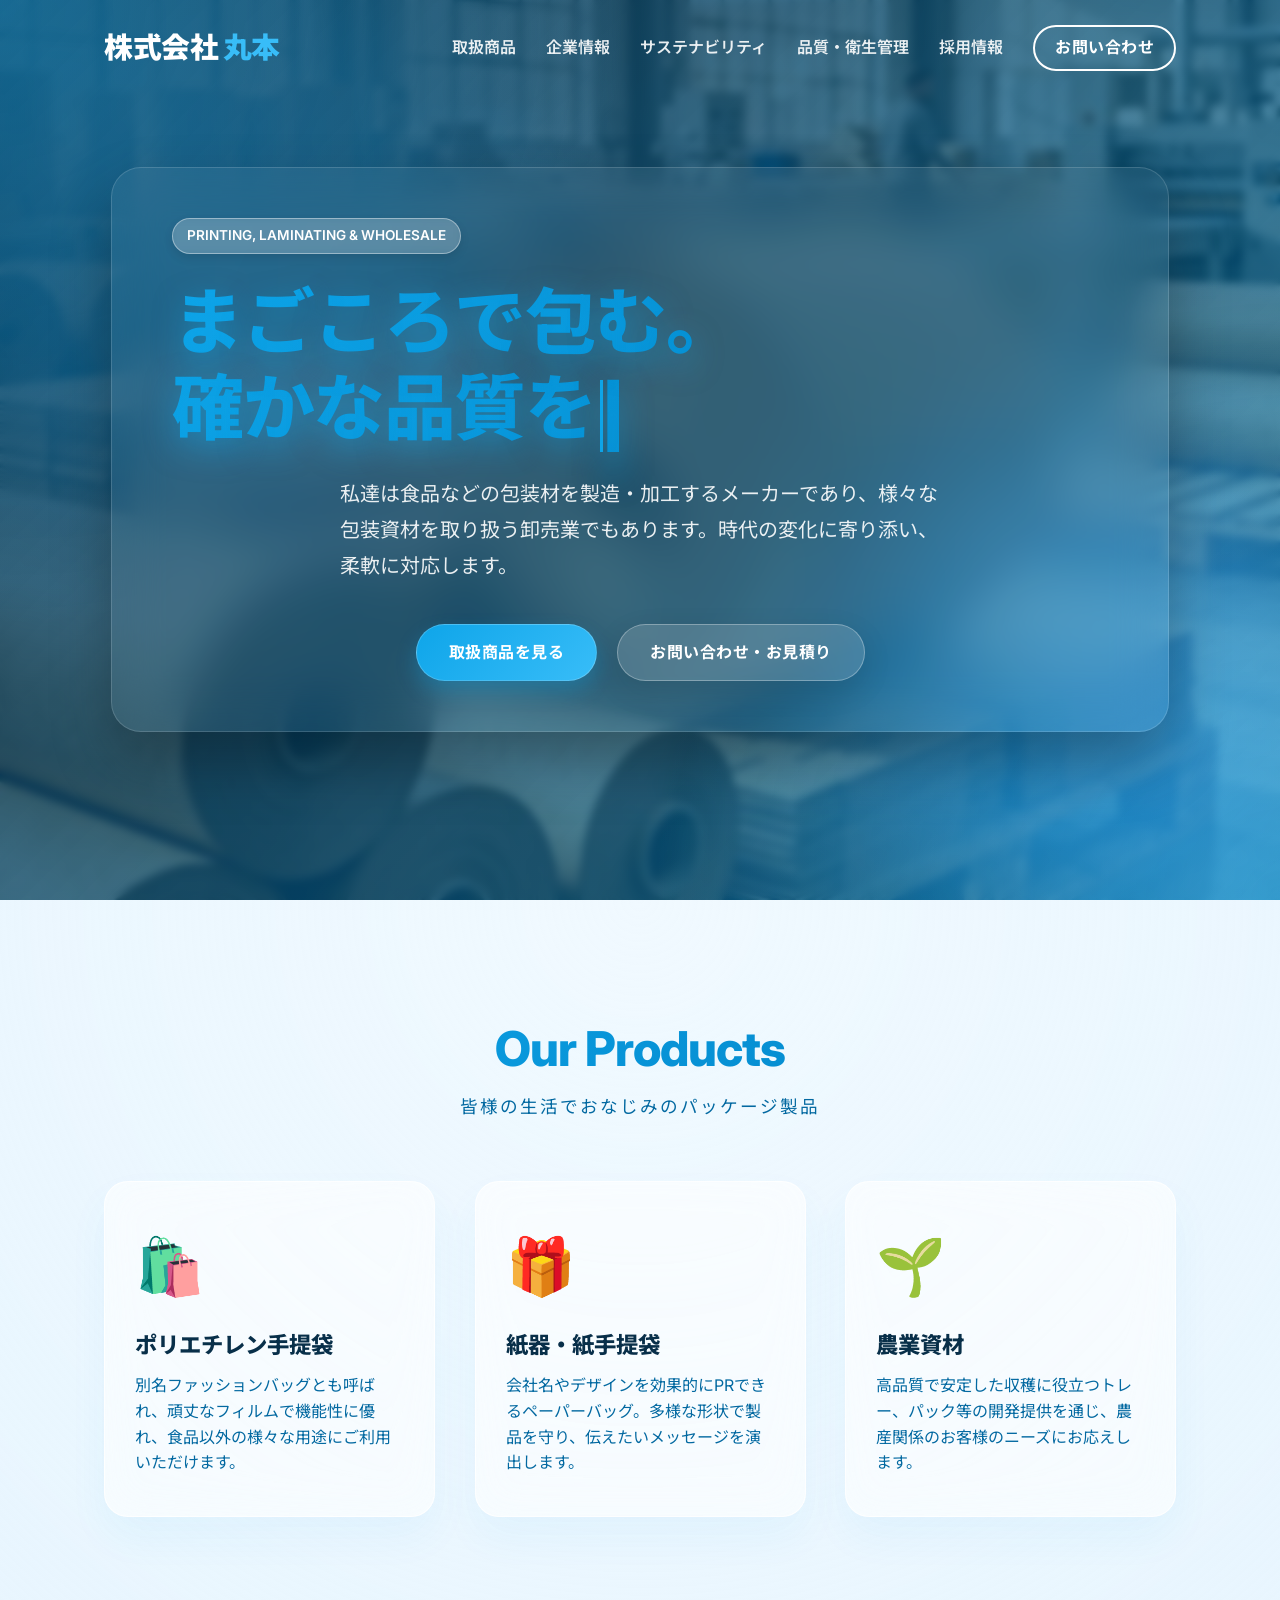
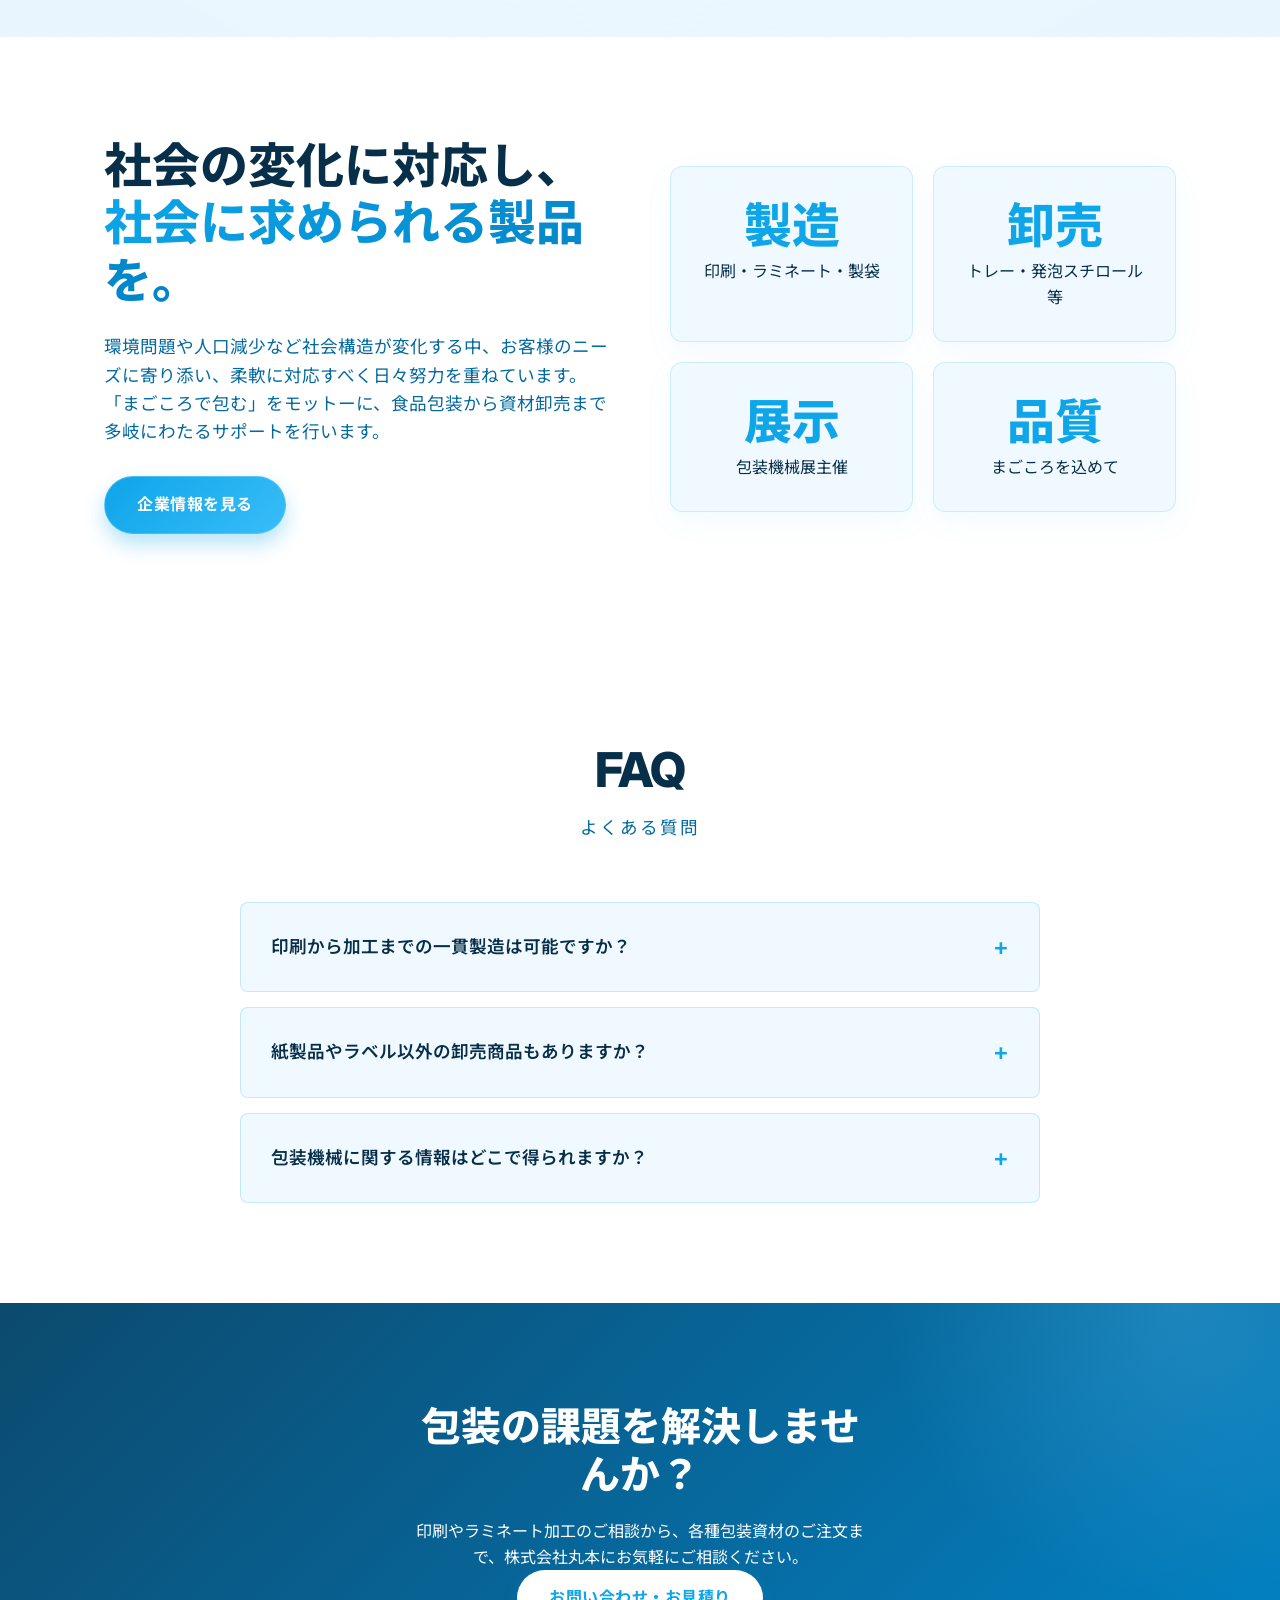
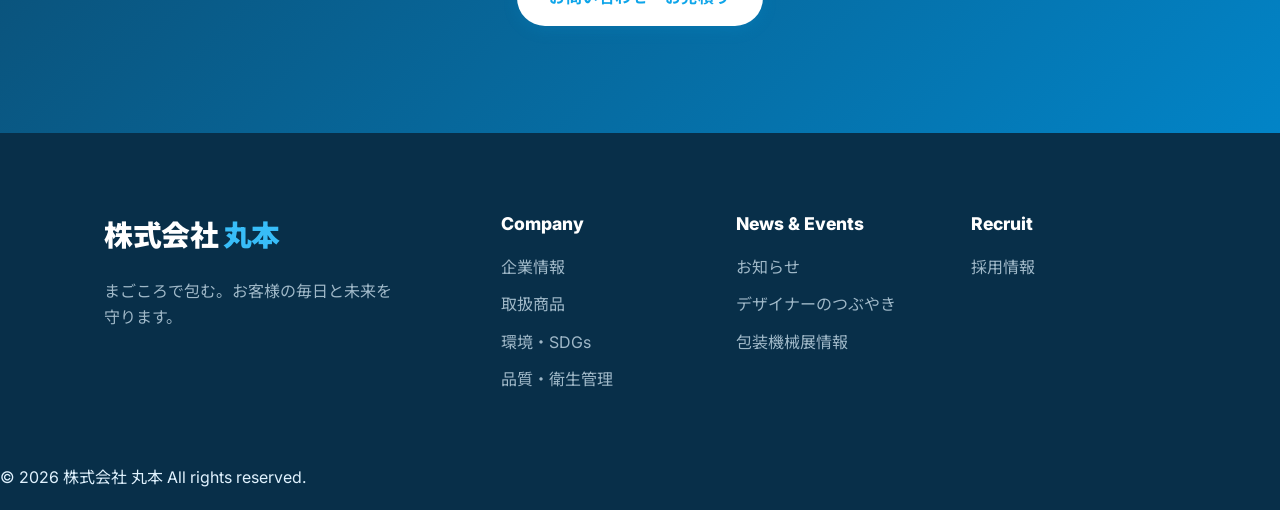
<file: index.html>
<!DOCTYPE html>
<html lang="ja">
<head>
    <meta charset="UTF-8">
    <meta name="viewport" content="width=device-width, initial-scale=1.0">
    <title>株式会社 丸本 | まごころで包む 包装資材メーカー</title>
    <link rel="stylesheet" href="style.css">
    <link href="https://fonts.googleapis.com/css2?family=Inter:wght@400;600;800&family=Noto+Sans+JP:wght@400;700;900&display=swap" rel="stylesheet">
</head>
<body class="page-fade-in">
    <!-- Custom Loader -->
    <div id="loader">
        <div class="loader-logo">Marumoto<span>Pkg</span></div>
    </div>

    <!-- Navbar -->
    <header class="navbar">
        <div class="container nav-content">
            <a href="index.html" class="logo">株式会社 <span>丸本</span></a>
            <div class="hamburger" id="hamburger"><span></span><span></span><span></span></div>
            <nav class="nav-links">
                <a href="services.html" class="link-hover">取扱商品</a>
                <a href="about.html" class="link-hover">企業情報</a>
                <a href="sustainability.html" class="link-hover">サステナビリティ</a>
                <a href="quality.html" class="link-hover">品質・衛生管理</a>
                <a href="recruit.html" class="link-hover">採用情報</a>
                <a href="contact.html" class="btn btn-outline glow-btn" style="padding: 8px 20px;">お問い合わせ</a>
            </nav>
        </div>
    </header>

    <!-- Parallax Hero Section -->
    <section class="hero" id="hero-section">
        <div class="hero-overlay"></div>
        <div class="container hero-content parallax-content">
            <span class="badge reveal">Printing, Laminating & Wholesale</span>
            <h1 class="reveal gradient-text" style="transition-delay: 0.1s;">
                <span class="typewriter-wrap">
                    まごころで包む。<br>
                    <span id="typewriter"></span><span class="cursor">|</span>
                </span>
            </h1>
            <p class="reveal" style="transition-delay: 0.2s;">私達は食品などの包装材を製造・加工するメーカーであり、様々な包装資材を取り扱う卸売業でもあります。時代の変化に寄り添い、柔軟に対応します。</p>
            <div class="hero-buttons reveal" style="transition-delay: 0.3s;">
                <a href="services.html" class="btn btn-primary shiny-btn">取扱商品を見る</a>
                <a href="contact.html" class="btn btn-secondary glass-btn hover-pop">お問い合わせ・お見積り</a>
            </div>
        </div>
    </section>

    <!-- Services Section -->
    <section id="services" class="services">
        <div class="container">
            <div class="section-header reveal">
                <h2 class="gradient-text">Our Products</h2>
                <p>皆様の生活でおなじみのパッケージ製品</p>
            </div>
            <div class="services-grid">
                <div class="service-card reveal">
                    <div class="icon">🛍️</div>
                    <h3>ポリエチレン手提袋</h3>
                    <p>別名ファッションバッグとも呼ばれ、頑丈なフィルムで機能性に優れ、食品以外の様々な用途にご利用いただけます。</p>
                </div>
                <div class="service-card reveal" style="transition-delay: 0.1s;">
                    <div class="icon">🎁</div>
                    <h3>紙器・紙手提袋</h3>
                    <p>会社名やデザインを効果的にPRできるペーパーバッグ。多様な形状で製品を守り、伝えたいメッセージを演出します。</p>
                </div>
                <div class="service-card reveal" style="transition-delay: 0.2s;">
                    <div class="icon">🌱</div>
                    <h3>農業資材</h3>
                    <p>高品質で安定した収穫に役立つトレー、パック等の開発提供を通じ、農産関係のお客様のニーズにお応えします。</p>
                </div>
            </div>
        </div>
    </section>

    <!-- About Section -->
    <section id="about" class="about">
        <div class="container about-content">
            <div class="about-text reveal">
                <h2>社会の変化に対応し、<br><span class="gradient-text">社会に求められる製品を。</span></h2>
                <p>環境問題や人口減少など社会構造が変化する中、お客様のニーズに寄り添い、柔軟に対応すべく日々努力を重ねています。「まごころで包む」をモットーに、食品包装から資材卸売まで多岐にわたるサポートを行います。</p>
                <a href="about.html" class="btn btn-primary shiny-btn">企業情報を見る</a>
            </div>
            <div class="about-stats reveal" style="transition-delay: 0.2s;">
                <div class="stat-box hover-pop">
                    <h3 class="stat-number">製造</h3>
                    <p>印刷・ラミネート・製袋</p>
                </div>
                <div class="stat-box hover-pop">
                    <h3 class="stat-number">卸売</h3>
                    <p>トレー・発泡スチロール等</p>
                </div>
                <div class="stat-box hover-pop">
                    <h3 class="stat-number">展示</h3>
                    <p>包装機械展主催</p>
                </div>
                <div class="stat-box hover-pop">
                    <h3 class="stat-number">品質</h3>
                    <p>まごころを込めて</p>
                </div>
            </div>
        </div>
    </section>

    <!-- FAQ Accordion Section -->
    <section id="faq" class="faq-section reveal">
        <div class="container">
            <div class="section-header">
                <h2>FAQ</h2>
                <p>よくある質問</p>
            </div>
            <div class="faq-list">
                <div class="faq-item">
                    <div class="faq-question">印刷から加工までの一貫製造は可能ですか？<span class="icon">+</span></div>
                    <div class="faq-answer"><p>はい。お菓子や食品などの包装袋の印刷、ラミネート、製袋、スリット加工まで、自社マニファクチャリングとして一貫して行っております。</p></div>
                </div>
                <div class="faq-item">
                    <div class="faq-question">紙製品やラベル以外の卸売商品もありますか？<span class="icon">+</span></div>
                    <div class="faq-answer"><p>はい。トレーや発泡スチロール、各種ラベルシール、さらには現場で使用する機械・器具設備まで豊富に取り揃えております。</p></div>
                </div>
                <div class="faq-item">
                    <div class="faq-question">包装機械に関する情報はどこで得られますか？<span class="icon">+</span></div>
                    <div class="faq-answer"><p>弊社主導で毎年1回開催される「包装機械展」では、地元の製造業者様に直接最新の機械やサンプルに触れていただく機会を提供しています。</p></div>
                </div>
            </div>
        </div>
    </section>

    <!-- CTA Section -->
    <section id="contact" class="cta-section">
        <div class="container cta-content reveal">
            <h2>包装の課題を解決しませんか？</h2>
            <p>印刷やラミネート加工のご相談から、各種包装資材のご注文まで、株式会社丸本にお気軽にご相談ください。</p>
            <a href="contact.html" class="btn btn-light shiny-btn hover-pop">お問い合わせ・お見積り</a>
        </div>
    </section>

    <!-- Footer -->
    <footer class="footer">
        <div class="container footer-content">
            <div class="footer-brand">
                <a href="index.html" class="logo">株式会社 <span>丸本</span></a>
                <p>まごころで包む。お客様の毎日と未来を守ります。</p>
            </div>
            <div class="footer-links">
                <div class="link-group">
                    <h4>Company</h4>
                    <a href="about.html" class="link-hover">企業情報</a>
                    <a href="services.html" class="link-hover">取扱商品</a>
                    <a href="sustainability.html" class="link-hover">環境・SDGs</a>
                    <a href="quality.html" class="link-hover">品質・衛生管理</a>
                </div>
                <div class="link-group">
                    <h4>News & Events</h4>
                    <a href="#" class="link-hover">お知らせ</a>
                    <a href="#" class="link-hover">デザイナーのつぶやき</a>
                    <a href="#" class="link-hover">包装機械展情報</a>
                </div>
                <div class="link-group">
                    <h4>Recruit</h4>
                    <a href="recruit.html" class="link-hover">採用情報</a>
                </div>
            </div>
        </div>
        <div class="footer-bottom">
            <p>&copy; 2026 株式会社 丸本 All rights reserved.</p>
        </div>
    </footer>
    
    <script src="main.js"></script>
</body>
</html>
</file>
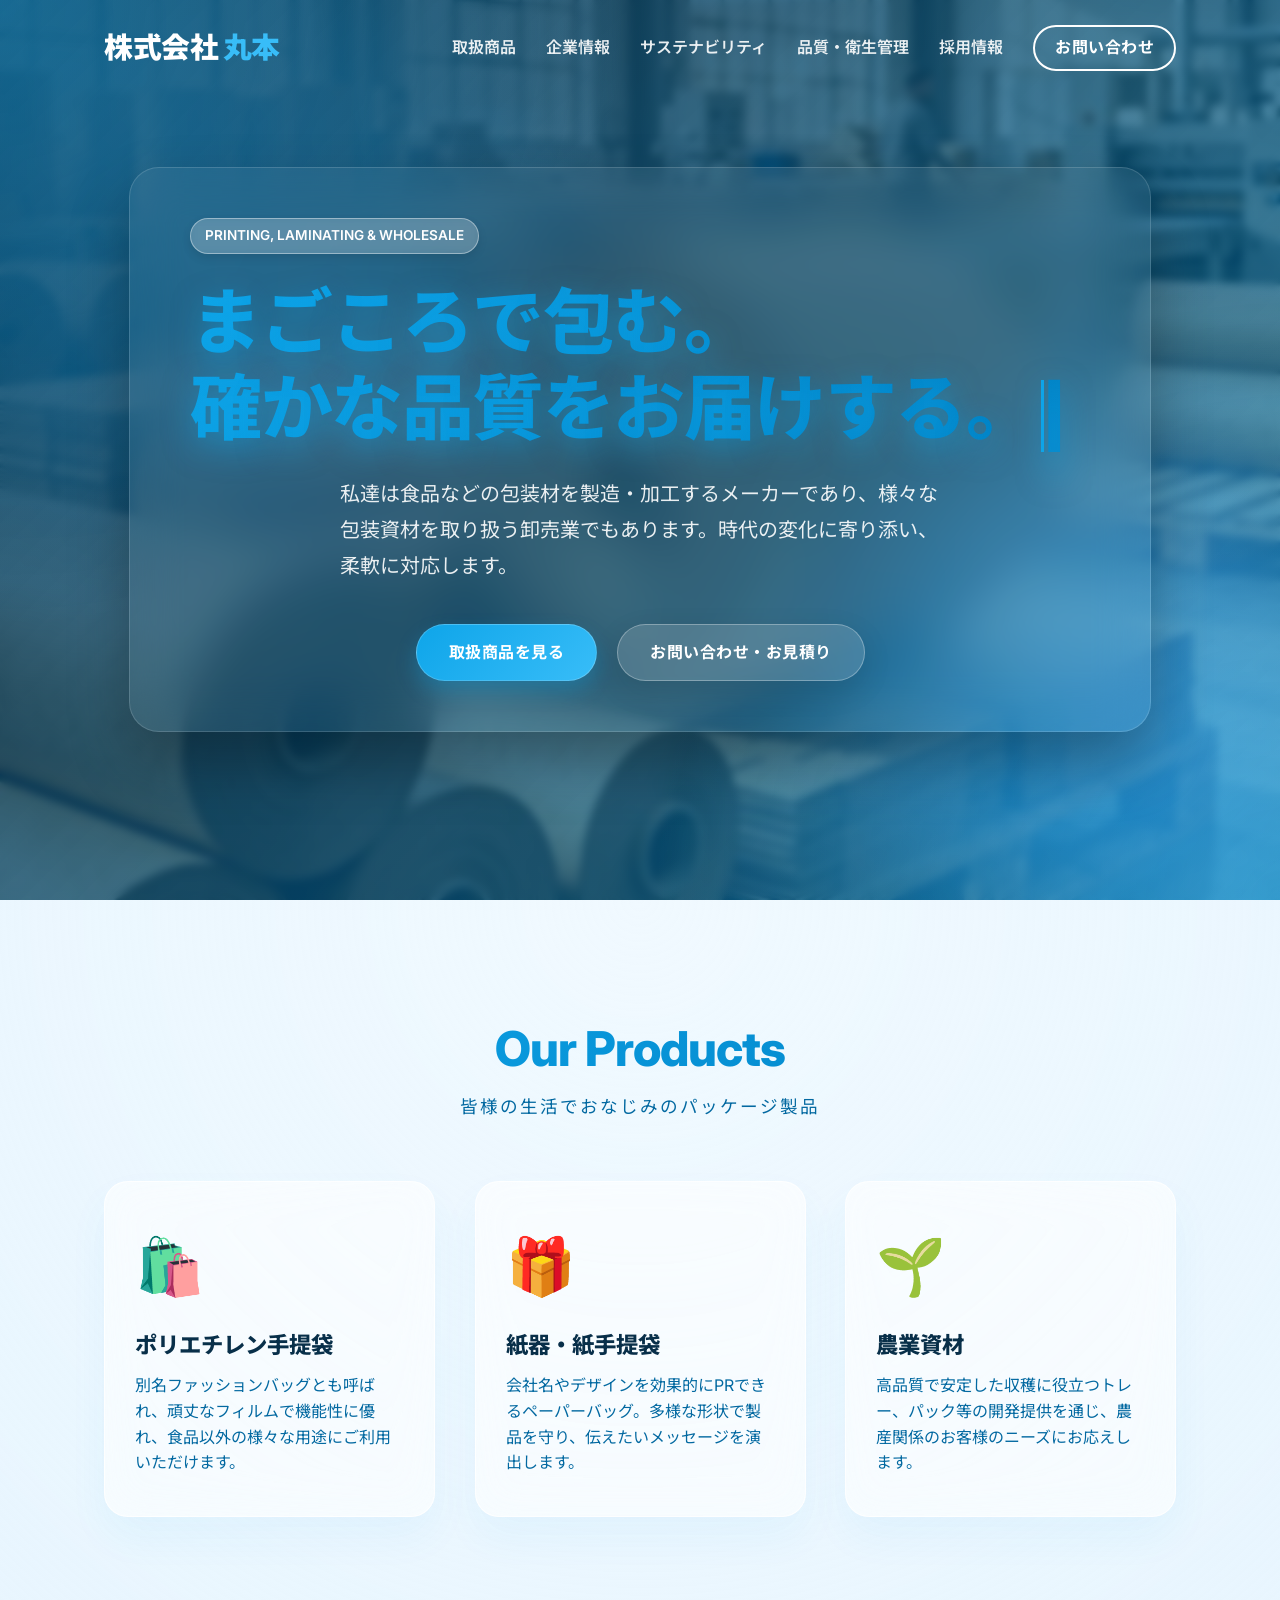
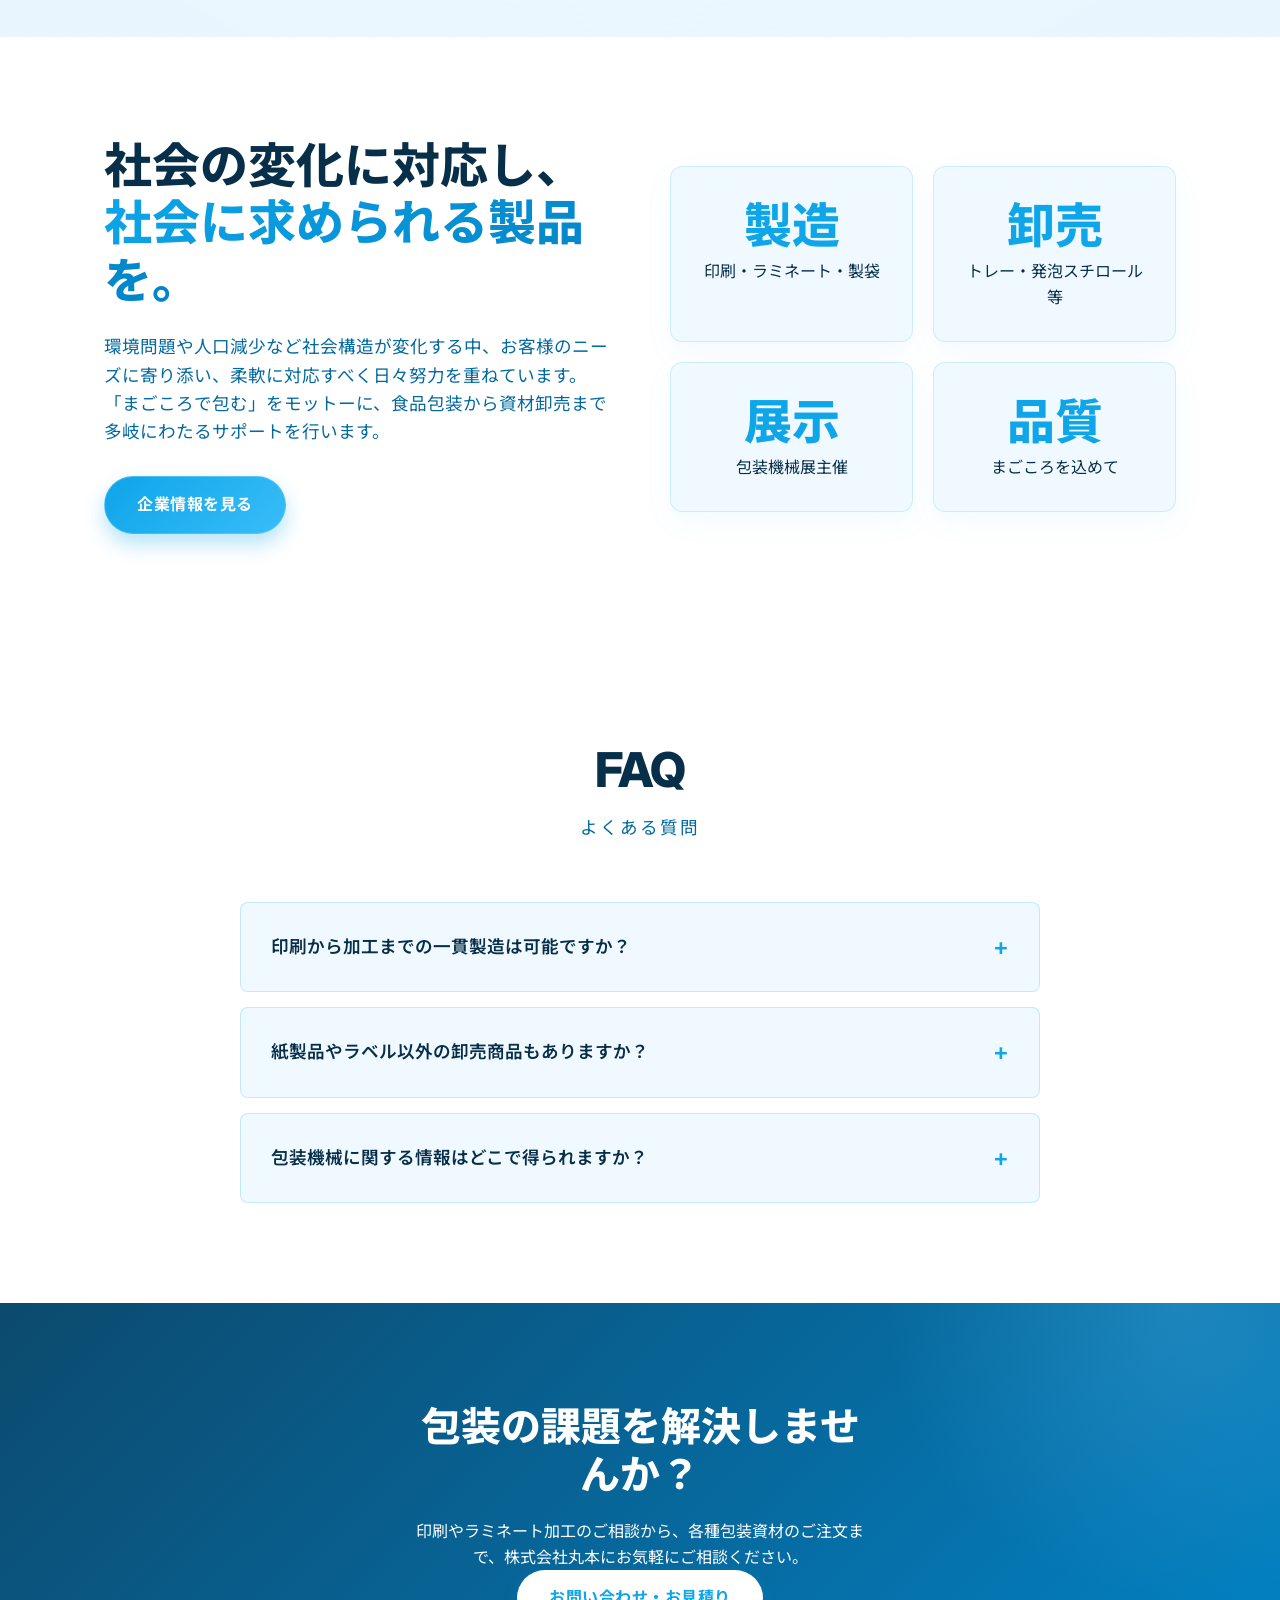
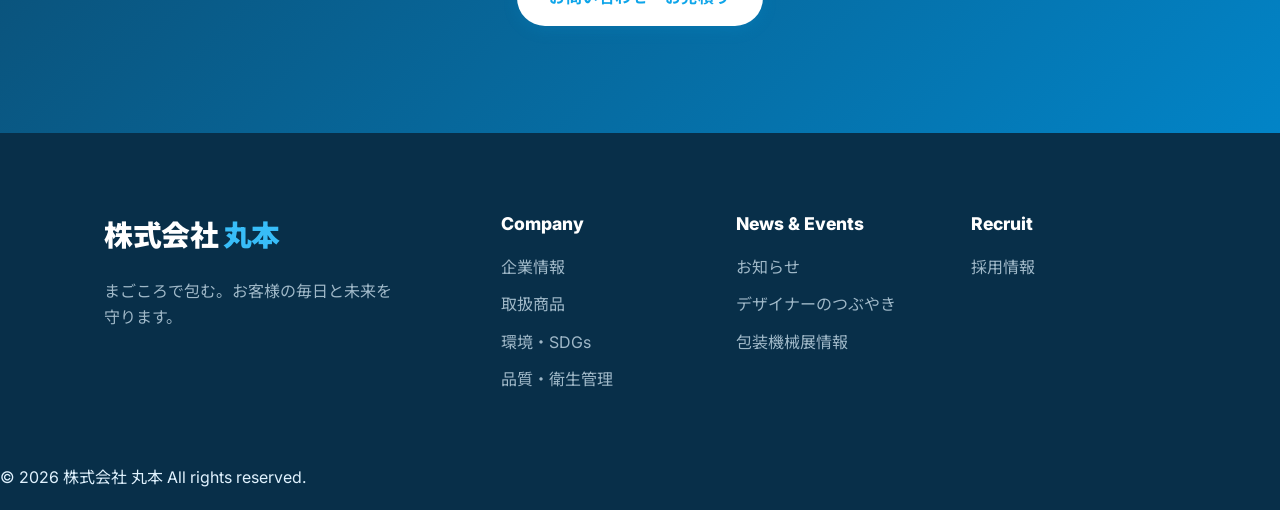
<file: corporate/index.html>
<!DOCTYPE html>
<html lang="ja">
<head>
    <meta charset="UTF-8">
    <meta name="viewport" content="width=device-width, initial-scale=1.0">
    <title>株式会社 丸本 | まごころで包む 包装資材メーカー</title>
    <link rel="stylesheet" href="style.css">
    <link href="https://fonts.googleapis.com/css2?family=Inter:wght@400;600;800&family=Noto+Sans+JP:wght@400;700;900&display=swap" rel="stylesheet">
</head>
<body class="page-fade-in">
    <!-- Custom Loader -->
    <div id="loader">
        <div class="loader-logo">Marumoto<span>Pkg</span></div>
    </div>

    <!-- Navbar -->
    <header class="navbar">
        <div class="container nav-content">
            <a href="index.html" class="logo">株式会社 <span>丸本</span></a>
            <nav class="nav-links">
                <a href="services.html" class="link-hover">取扱商品</a>
                <a href="about.html" class="link-hover">企業情報</a>
                <a href="sustainability.html" class="link-hover">サステナビリティ</a>
                <a href="quality.html" class="link-hover">品質・衛生管理</a>
                <a href="recruit.html" class="link-hover">採用情報</a>
                <a href="contact.html" class="btn btn-outline glow-btn" style="padding: 8px 20px;">お問い合わせ</a>
            </nav>
        </div>
    </header>

    <!-- Parallax Hero Section -->
    <section class="hero" id="hero-section">
        <div class="hero-overlay"></div>
        <div class="container hero-content parallax-content">
            <span class="badge reveal">Printing, Laminating & Wholesale</span>
            <h1 class="reveal gradient-text" style="transition-delay: 0.1s;">
                <span style="display:inline-block; text-align:left; min-width:12.5em; white-space:nowrap;">
                    まごころで包む。<br>
                    <span id="typewriter"></span><span class="cursor">|</span>
                </span>
            </h1>
            <p class="reveal" style="transition-delay: 0.2s;">私達は食品などの包装材を製造・加工するメーカーであり、様々な包装資材を取り扱う卸売業でもあります。時代の変化に寄り添い、柔軟に対応します。</p>
            <div class="hero-buttons reveal" style="transition-delay: 0.3s;">
                <a href="services.html" class="btn btn-primary shiny-btn">取扱商品を見る</a>
                <a href="contact.html" class="btn btn-secondary glass-btn hover-pop">お問い合わせ・お見積り</a>
            </div>
        </div>
    </section>

    <!-- Services Section -->
    <section id="services" class="services">
        <div class="container">
            <div class="section-header reveal">
                <h2 class="gradient-text">Our Products</h2>
                <p>皆様の生活でおなじみのパッケージ製品</p>
            </div>
            <div class="services-grid">
                <div class="service-card reveal">
                    <div class="icon">🛍️</div>
                    <h3>ポリエチレン手提袋</h3>
                    <p>別名ファッションバッグとも呼ばれ、頑丈なフィルムで機能性に優れ、食品以外の様々な用途にご利用いただけます。</p>
                </div>
                <div class="service-card reveal" style="transition-delay: 0.1s;">
                    <div class="icon">🎁</div>
                    <h3>紙器・紙手提袋</h3>
                    <p>会社名やデザインを効果的にPRできるペーパーバッグ。多様な形状で製品を守り、伝えたいメッセージを演出します。</p>
                </div>
                <div class="service-card reveal" style="transition-delay: 0.2s;">
                    <div class="icon">🌱</div>
                    <h3>農業資材</h3>
                    <p>高品質で安定した収穫に役立つトレー、パック等の開発提供を通じ、農産関係のお客様のニーズにお応えします。</p>
                </div>
            </div>
        </div>
    </section>

    <!-- About Section -->
    <section id="about" class="about">
        <div class="container about-content">
            <div class="about-text reveal">
                <h2>社会の変化に対応し、<br><span class="gradient-text">社会に求められる製品を。</span></h2>
                <p>環境問題や人口減少など社会構造が変化する中、お客様のニーズに寄り添い、柔軟に対応すべく日々努力を重ねています。「まごころで包む」をモットーに、食品包装から資材卸売まで多岐にわたるサポートを行います。</p>
                <a href="about.html" class="btn btn-primary shiny-btn">企業情報を見る</a>
            </div>
            <div class="about-stats reveal" style="transition-delay: 0.2s;">
                <div class="stat-box hover-pop">
                    <h3 class="stat-number">製造</h3>
                    <p>印刷・ラミネート・製袋</p>
                </div>
                <div class="stat-box hover-pop">
                    <h3 class="stat-number">卸売</h3>
                    <p>トレー・発泡スチロール等</p>
                </div>
                <div class="stat-box hover-pop">
                    <h3 class="stat-number">展示</h3>
                    <p>包装機械展主催</p>
                </div>
                <div class="stat-box hover-pop">
                    <h3 class="stat-number">品質</h3>
                    <p>まごころを込めて</p>
                </div>
            </div>
        </div>
    </section>

    <!-- FAQ Accordion Section -->
    <section id="faq" class="faq-section reveal">
        <div class="container">
            <div class="section-header">
                <h2>FAQ</h2>
                <p>よくある質問</p>
            </div>
            <div class="faq-list">
                <div class="faq-item">
                    <div class="faq-question">印刷から加工までの一貫製造は可能ですか？<span class="icon">+</span></div>
                    <div class="faq-answer"><p>はい。お菓子や食品などの包装袋の印刷、ラミネート、製袋、スリット加工まで、自社マニファクチャリングとして一貫して行っております。</p></div>
                </div>
                <div class="faq-item">
                    <div class="faq-question">紙製品やラベル以外の卸売商品もありますか？<span class="icon">+</span></div>
                    <div class="faq-answer"><p>はい。トレーや発泡スチロール、各種ラベルシール、さらには現場で使用する機械・器具設備まで豊富に取り揃えております。</p></div>
                </div>
                <div class="faq-item">
                    <div class="faq-question">包装機械に関する情報はどこで得られますか？<span class="icon">+</span></div>
                    <div class="faq-answer"><p>弊社主導で毎年1回開催される「包装機械展」では、地元の製造業者様に直接最新の機械やサンプルに触れていただく機会を提供しています。</p></div>
                </div>
            </div>
        </div>
    </section>

    <!-- CTA Section -->
    <section id="contact" class="cta-section">
        <div class="container cta-content reveal">
            <h2>包装の課題を解決しませんか？</h2>
            <p>印刷やラミネート加工のご相談から、各種包装資材のご注文まで、株式会社丸本にお気軽にご相談ください。</p>
            <a href="contact.html" class="btn btn-light shiny-btn hover-pop">お問い合わせ・お見積り</a>
        </div>
    </section>

    <!-- Footer -->
    <footer class="footer">
        <div class="container footer-content">
            <div class="footer-brand">
                <a href="index.html" class="logo">株式会社 <span>丸本</span></a>
                <p>まごころで包む。お客様の毎日と未来を守ります。</p>
            </div>
            <div class="footer-links">
                <div class="link-group">
                    <h4>Company</h4>
                    <a href="about.html" class="link-hover">企業情報</a>
                    <a href="services.html" class="link-hover">取扱商品</a>
                    <a href="sustainability.html" class="link-hover">環境・SDGs</a>
                    <a href="quality.html" class="link-hover">品質・衛生管理</a>
                </div>
                <div class="link-group">
                    <h4>News & Events</h4>
                    <a href="#" class="link-hover">お知らせ</a>
                    <a href="#" class="link-hover">デザイナーのつぶやき</a>
                    <a href="#" class="link-hover">包装機械展情報</a>
                </div>
                <div class="link-group">
                    <h4>Recruit</h4>
                    <a href="recruit.html" class="link-hover">採用情報</a>
                </div>
            </div>
        </div>
        <div class="footer-bottom">
            <p>&copy; 2026 株式会社 丸本 All rights reserved.</p>
        </div>
    </footer>
    
    <script src="main.js"></script>
</body>
</html>
</file>
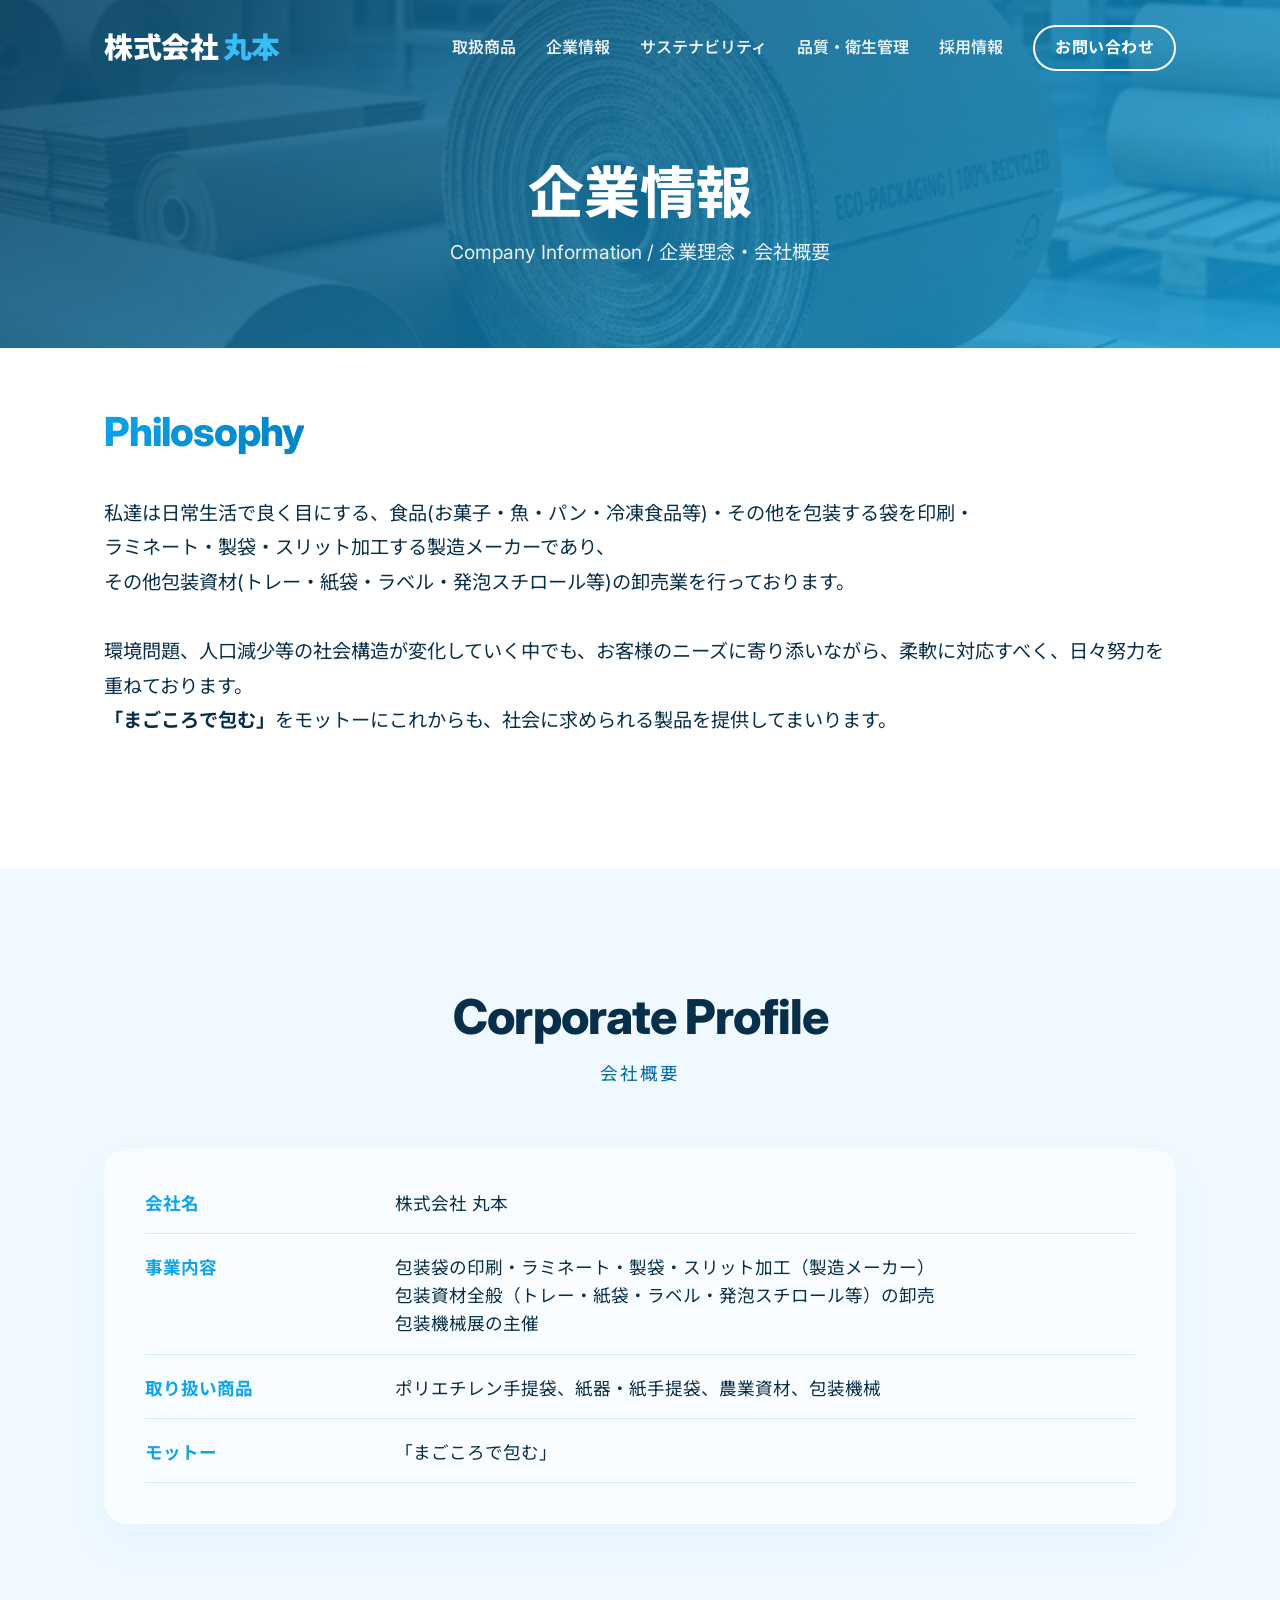
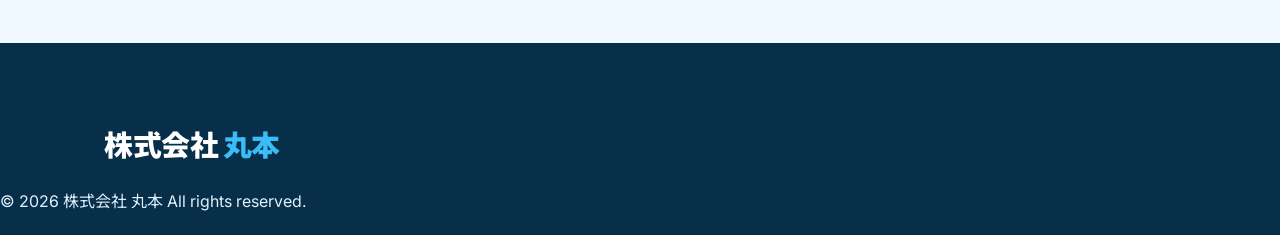
<file: about.html>
<!DOCTYPE html>
<html lang="ja">
<head>
    <meta charset="UTF-8">
    <meta name="viewport" content="width=device-width, initial-scale=1.0">
    <title>企業情報 | 株式会社 丸本</title>
    <link rel="stylesheet" href="style.css">
    <link href="https://fonts.googleapis.com/css2?family=Inter:wght@400;600;800&family=Noto+Sans+JP:wght@400;700;900&display=swap" rel="stylesheet">
</head>
<body class="page-fade-in">
    <!-- Custom Loader -->
    <div id="loader">
        <div class="loader-logo">Marumoto<span>Pkg</span></div>
    </div>
    <header class="navbar">
        <div class="container nav-content">
            <a href="index.html" class="logo">株式会社 <span>丸本</span></a>
            <div class="hamburger" id="hamburger"><span></span><span></span><span></span></div>
            <nav class="nav-links">
                <a href="services.html" class="link-hover">取扱商品</a>
                <a href="about.html" class="link-hover">企業情報</a>
                <a href="sustainability.html" class="link-hover">サステナビリティ</a>
                <a href="quality.html" class="link-hover">品質・衛生管理</a>
                <a href="recruit.html" class="link-hover">採用情報</a>
                <a href="contact.html" class="btn btn-outline glow-btn" style="padding: 8px 20px;">お問い合わせ</a>
            </nav>
        </div>
    </header>

    <div class="page-header">
        <div class="container reveal">
            <h1>企業情報</h1>
            <p>Company Information / 企業理念・会社概要</p>
        </div>
    </div>

    <section class="about" style="padding-top: 60px;">
        <div class="container reveal">
            <div class="section-header" style="text-align:left; margin-bottom: 40px;">
                <h2 style="font-size: 2.5rem;"><span class="gradient-text">Philosophy</span></h2>
            </div>
            <p style="font-size: 1.2rem; line-height: 1.8; margin-bottom: 30px;">
                私達は日常生活で良く目にする、食品(お菓子・魚・パン・冷凍食品等)・その他を包装する袋を印刷・<br>ラミネート・製袋・スリット加工する製造メーカーであり、<br>その他包装資材(トレー・紙袋・ラベル・発泡スチロール等)の卸売業を行っております。<br><br>
                環境問題、人口減少等の社会構造が変化していく中でも、お客様のニーズに寄り添いながら、柔軟に対応すべく、日々努力を重ねております。<br>
                <strong>「まごころで包む」</strong>をモットーにこれからも、社会に求められる製品を提供してまいります。
            </p>
        </div>
    </section>

    <section class="services" style="background: var(--bg-light);">
        <div class="container reveal">
            <div class="section-header">
                <h2>Corporate Profile</h2>
                <p>会社概要</p>
            </div>
            <div class="services-grid" style="grid-template-columns: 1fr;">
                <div class="service-card reveal" style="padding: 40px; display: grid; gap: 20px; font-size: 1.1rem;">
                    <div style="display: flex; border-bottom: 1px solid rgba(14, 165, 233, 0.2); padding-bottom: 15px;">
                        <strong style="width: 250px; color: var(--primary);">会社名</strong>
                        <span>株式会社 丸本</span>
                    </div>
                    <div style="display: flex; border-bottom: 1px solid rgba(14, 165, 233, 0.2); padding-bottom: 15px;">
                        <strong style="width: 250px; color: var(--primary);">事業内容</strong>
                        <span>包装袋の印刷・ラミネート・製袋・スリット加工（製造メーカー）<br>包装資材全般（トレー・紙袋・ラベル・発泡スチロール等）の卸売<br>包装機械展の主催</span>
                    </div>
                    <div style="display: flex; border-bottom: 1px solid rgba(14, 165, 233, 0.2); padding-bottom: 15px;">
                        <strong style="width: 250px; color: var(--primary);">取り扱い商品</strong>
                        <span>ポリエチレン手提袋、紙器・紙手提袋、農業資材、包装機械</span>
                    </div>
                    <div style="display: flex; border-bottom: 1px solid rgba(14, 165, 233, 0.2); padding-bottom: 15px;">
                        <strong style="width: 250px; color: var(--primary);">モットー</strong>
                        <span>「まごころで包む」</span>
                    </div>
                </div>
            </div>
        </div>
    </section>

    <footer class="footer">
        <div class="container footer-content" style="margin-bottom: 20px;">
            <div class="footer-brand">
                <a href="index.html" class="logo">株式会社 <span>丸本</span></a>
            </div>
        </div>
        <div class="footer-bottom">
            <p>&copy; 2026 株式会社 丸本 All rights reserved.</p>
        </div>
    </footer>
    
    <script src="main.js"></script>
</body>
</html>
</file>
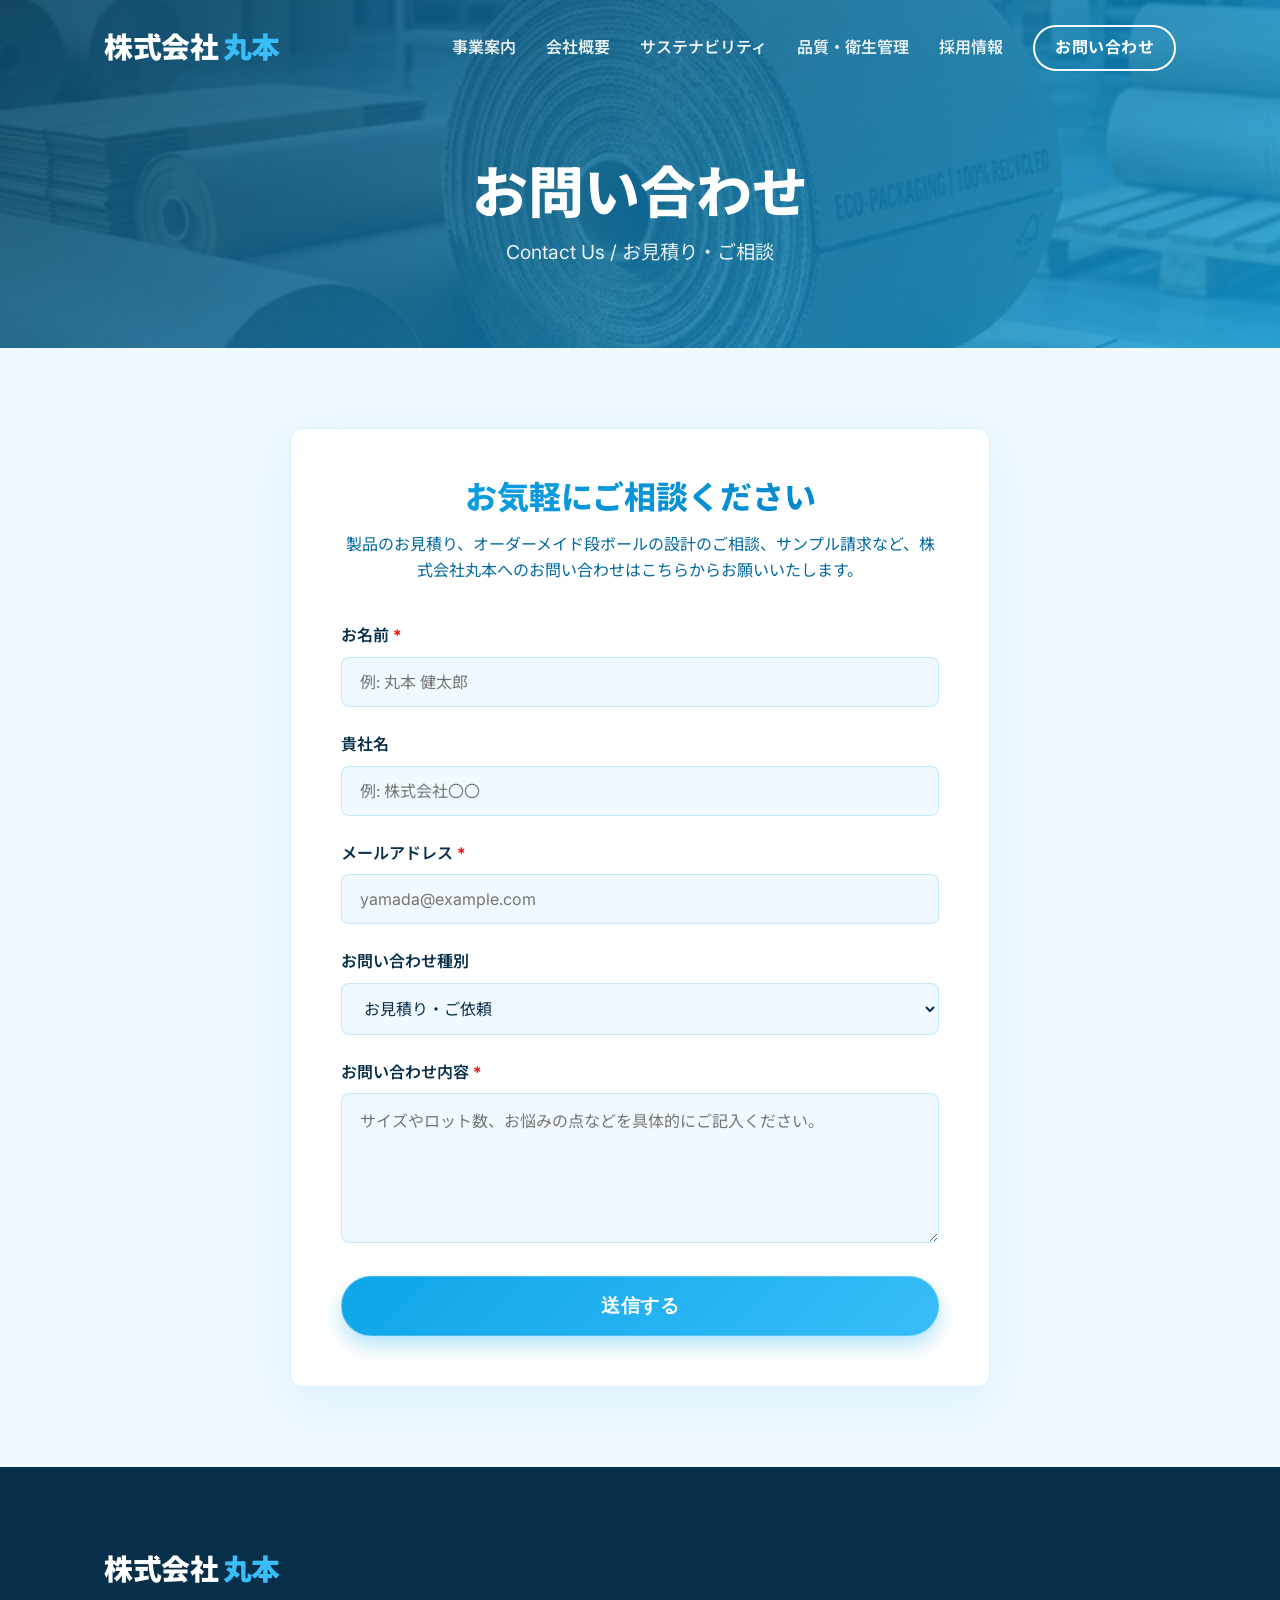
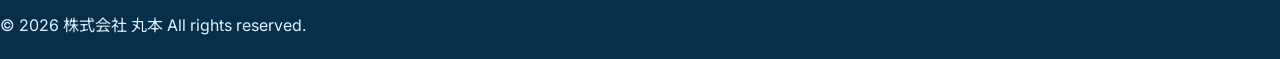
<file: contact.html>
<!DOCTYPE html>
<html lang="ja">
<head>
    <meta charset="UTF-8">
    <meta name="viewport" content="width=device-width, initial-scale=1.0">
    <title>お問い合わせ | 株式会社 丸本</title>
    <link rel="stylesheet" href="style.css">
    <link href="https://fonts.googleapis.com/css2?family=Inter:wght@400;600;800&family=Noto+Sans+JP:wght@400;700;900&display=swap" rel="stylesheet">
</head>
<body class="page-fade-in">
    <!-- Custom Loader -->
    <div id="loader">
        <div class="loader-logo">Marumoto<span>Pkg</span></div>
    </div>
    
    <header class="navbar">
        <div class="container nav-content">
            <a href="index.html" class="logo">株式会社 <span>丸本</span></a>
            <div class="hamburger" id="hamburger"><span></span><span></span><span></span></div>
            <nav class="nav-links">
                <a href="services.html" class="link-hover">事業案内</a>
                <a href="about.html" class="link-hover">会社概要</a>
                <a href="sustainability.html" class="link-hover">サステナビリティ</a>
                <a href="quality.html" class="link-hover">品質・衛生管理</a>
                <a href="recruit.html" class="link-hover">採用情報</a>
                <a href="contact.html" class="btn btn-outline glow-btn" style="padding: 8px 20px;">お問い合わせ</a>
            </nav>
        </div>
    </header>

    <div class="page-header">
        <div class="container reveal">
            <h1>お問い合わせ</h1>
            <p>Contact Us / お見積り・ご相談</p>
        </div>
    </div>

    <section class="contact-section" style="padding: 80px 0; background: var(--bg-light);">
        <div class="container reveal">
            <div class="contact-container">
                <div style="text-align: center; margin-bottom: 40px;">
                    <h2 class="gradient-text" style="font-size: 2rem; margin-bottom: 15px;">お気軽にご相談ください</h2>
                    <p style="color: var(--text-muted);">製品のお見積り、オーダーメイド段ボールの設計のご相談、サンプル請求など、株式会社丸本へのお問い合わせはこちらからお願いいたします。</p>
                </div>
                
                <form id="contact-form">
                    <div class="form-group">
                        <label for="name">お名前 <span style="color:red">*</span></label>
                        <input type="text" id="name" class="form-control" required placeholder="例: 丸本 健太郎">
                    </div>
                    <div class="form-group">
                        <label for="company">貴社名</label>
                        <input type="text" id="company" class="form-control" placeholder="例: 株式会社〇〇">
                    </div>
                    <div class="form-group">
                        <label for="email">メールアドレス <span style="color:red">*</span></label>
                        <input type="email" id="email" class="form-control" required placeholder="yamada@example.com">
                    </div>
                    <div class="form-group">
                        <label for="inquiry-type">お問い合わせ種別</label>
                        <select id="inquiry-type" class="form-control">
                            <option value="estimation">お見積り・ご依頼</option>
                            <option value="design">オーダーメイド設計のご相談</option>
                            <option value="sample">サンプル請求</option>
                            <option value="other">その他のお問い合わせ</option>
                        </select>
                    </div>
                    <div class="form-group">
                        <label for="message">お問い合わせ内容 <span style="color:red">*</span></label>
                        <textarea id="message" class="form-control" required placeholder="サイズやロット数、お悩みの点などを具体的にご記入ください。"></textarea>
                    </div>
                    <button type="submit" class="btn btn-primary shiny-btn" style="width: 100%; height: 60px; font-size: 1.2rem;">送信する</button>
                </form>
            </div>
        </div>
    </section>

    <footer class="footer">
        <div class="container footer-content" style="margin-bottom: 20px;">
            <div class="footer-brand">
                <a href="index.html" class="logo">株式会社 <span>丸本</span></a>
            </div>
        </div>
        <div class="footer-bottom">
            <p>&copy; 2026 株式会社 丸本 All rights reserved.</p>
        </div>
    </footer>
    
    <script src="main.js"></script>
</body>
</html>
</file>
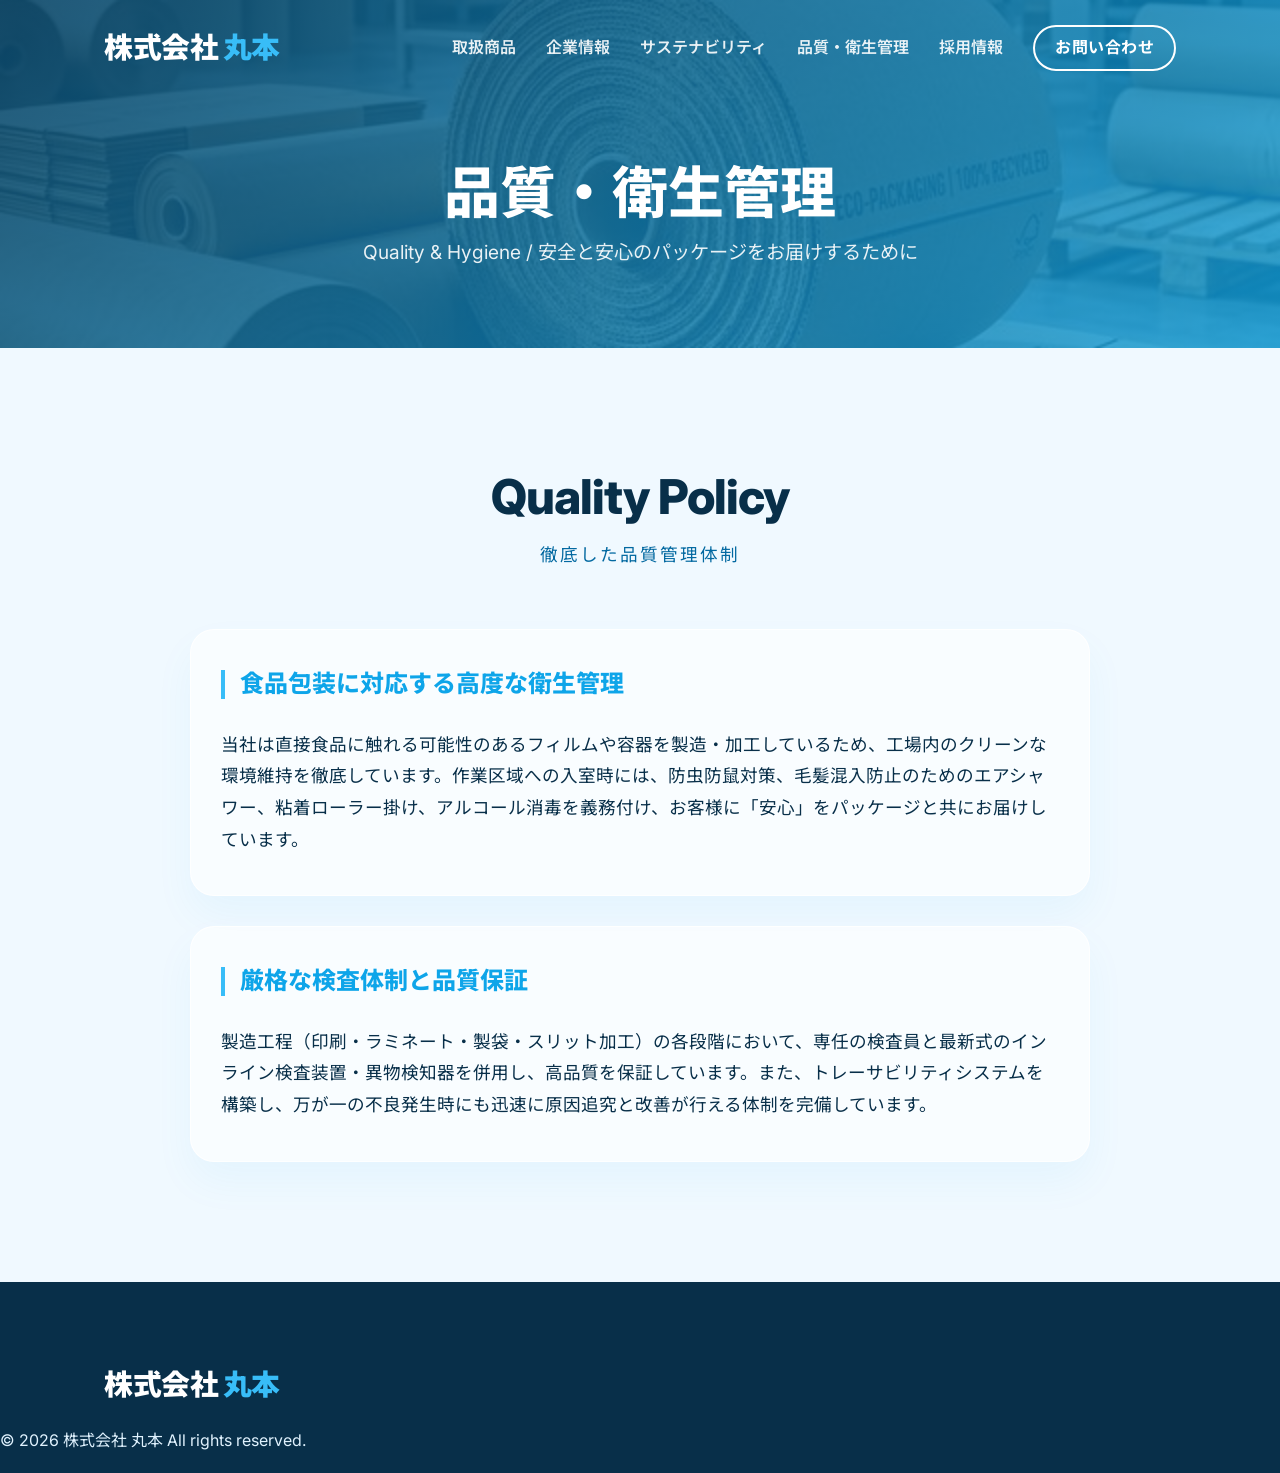
<file: quality.html>
<!DOCTYPE html>
<html lang="ja">
<head>
    <meta charset="UTF-8">
    <meta name="viewport" content="width=device-width, initial-scale=1.0">
    <title>品質・衛生管理 | 株式会社 丸本</title>
    <link rel="stylesheet" href="style.css">
    <link href="https://fonts.googleapis.com/css2?family=Inter:wght@400;600;800&family=Noto+Sans+JP:wght@400;700;900&display=swap" rel="stylesheet">
</head>
<body class="page-fade-in">
    <div id="loader">
        <div class="loader-logo">Marumoto<span>Pkg</span></div>
    </div>
    
    <header class="navbar">
        <div class="container nav-content">
            <a href="index.html" class="logo">株式会社 <span>丸本</span></a>
            <div class="hamburger" id="hamburger"><span></span><span></span><span></span></div>
            <nav class="nav-links">
                <a href="services.html" class="link-hover">取扱商品</a>
                <a href="about.html" class="link-hover">企業情報</a>
                <a href="sustainability.html" class="link-hover">サステナビリティ</a>
                <a href="quality.html" class="link-hover">品質・衛生管理</a>
                <a href="recruit.html" class="link-hover">採用情報</a>
                <a href="contact.html" class="btn btn-outline glow-btn" style="padding: 8px 20px;">お問い合わせ</a>
            </nav>
        </div>
    </header>

    <div class="page-header">
        <div class="container reveal">
            <h1>品質・衛生管理</h1>
            <p>Quality & Hygiene / 安全と安心のパッケージをお届けするために</p>
        </div>
    </div>

    <section class="services" style="background: var(--bg-light);">
        <div class="container reveal">
            <div class="section-header">
                <h2>Quality Policy</h2>
                <p>徹底した品質管理体制</p>
            </div>
            
            <div class="services-grid" style="grid-template-columns: 1fr; max-width: 900px; margin: 0 auto; gap: 30px;">
                
                <div class="service-card reveal" style="display: flex; flex-direction: column; gap: 15px;">
                    <h3 style="color: var(--primary); font-size: 1.5rem; border-left: 4px solid var(--secondary); padding-left: 15px;">食品包装に対応する高度な衛生管理</h3>
                    <p style="color: var(--text-main); font-size: 1.1rem; line-height: 1.8;">
                        当社は直接食品に触れる可能性のあるフィルムや容器を製造・加工しているため、工場内のクリーンな環境維持を徹底しています。作業区域への入室時には、防虫防鼠対策、毛髪混入防止のためのエアシャワー、粘着ローラー掛け、アルコール消毒を義務付け、お客様に「安心」をパッケージと共にお届けしています。
                    </p>
                </div>

                <div class="service-card reveal" style="display: flex; flex-direction: column; gap: 15px; transition-delay: 0.1s;">
                    <h3 style="color: var(--primary); font-size: 1.5rem; border-left: 4px solid var(--secondary); padding-left: 15px;">厳格な検査体制と品質保証</h3>
                    <p style="color: var(--text-main); font-size: 1.1rem; line-height: 1.8;">
                        製造工程（印刷・ラミネート・製袋・スリット加工）の各段階において、専任の検査員と最新式のインライン検査装置・異物検知器を併用し、高品質を保証しています。また、トレーサビリティシステムを構築し、万が一の不良発生時にも迅速に原因追究と改善が行える体制を完備しています。
                    </p>
                </div>

            </div>
        </div>
    </section>

    <footer class="footer">
        <div class="container footer-content" style="margin-bottom: 20px;">
            <div class="footer-brand">
                <a href="index.html" class="logo">株式会社 <span>丸本</span></a>
            </div>
        </div>
        <div class="footer-bottom">
            <p>&copy; 2026 株式会社 丸本 All rights reserved.</p>
        </div>
    </footer>
    
    <script src="main.js"></script>
</body>
</html>
</file>
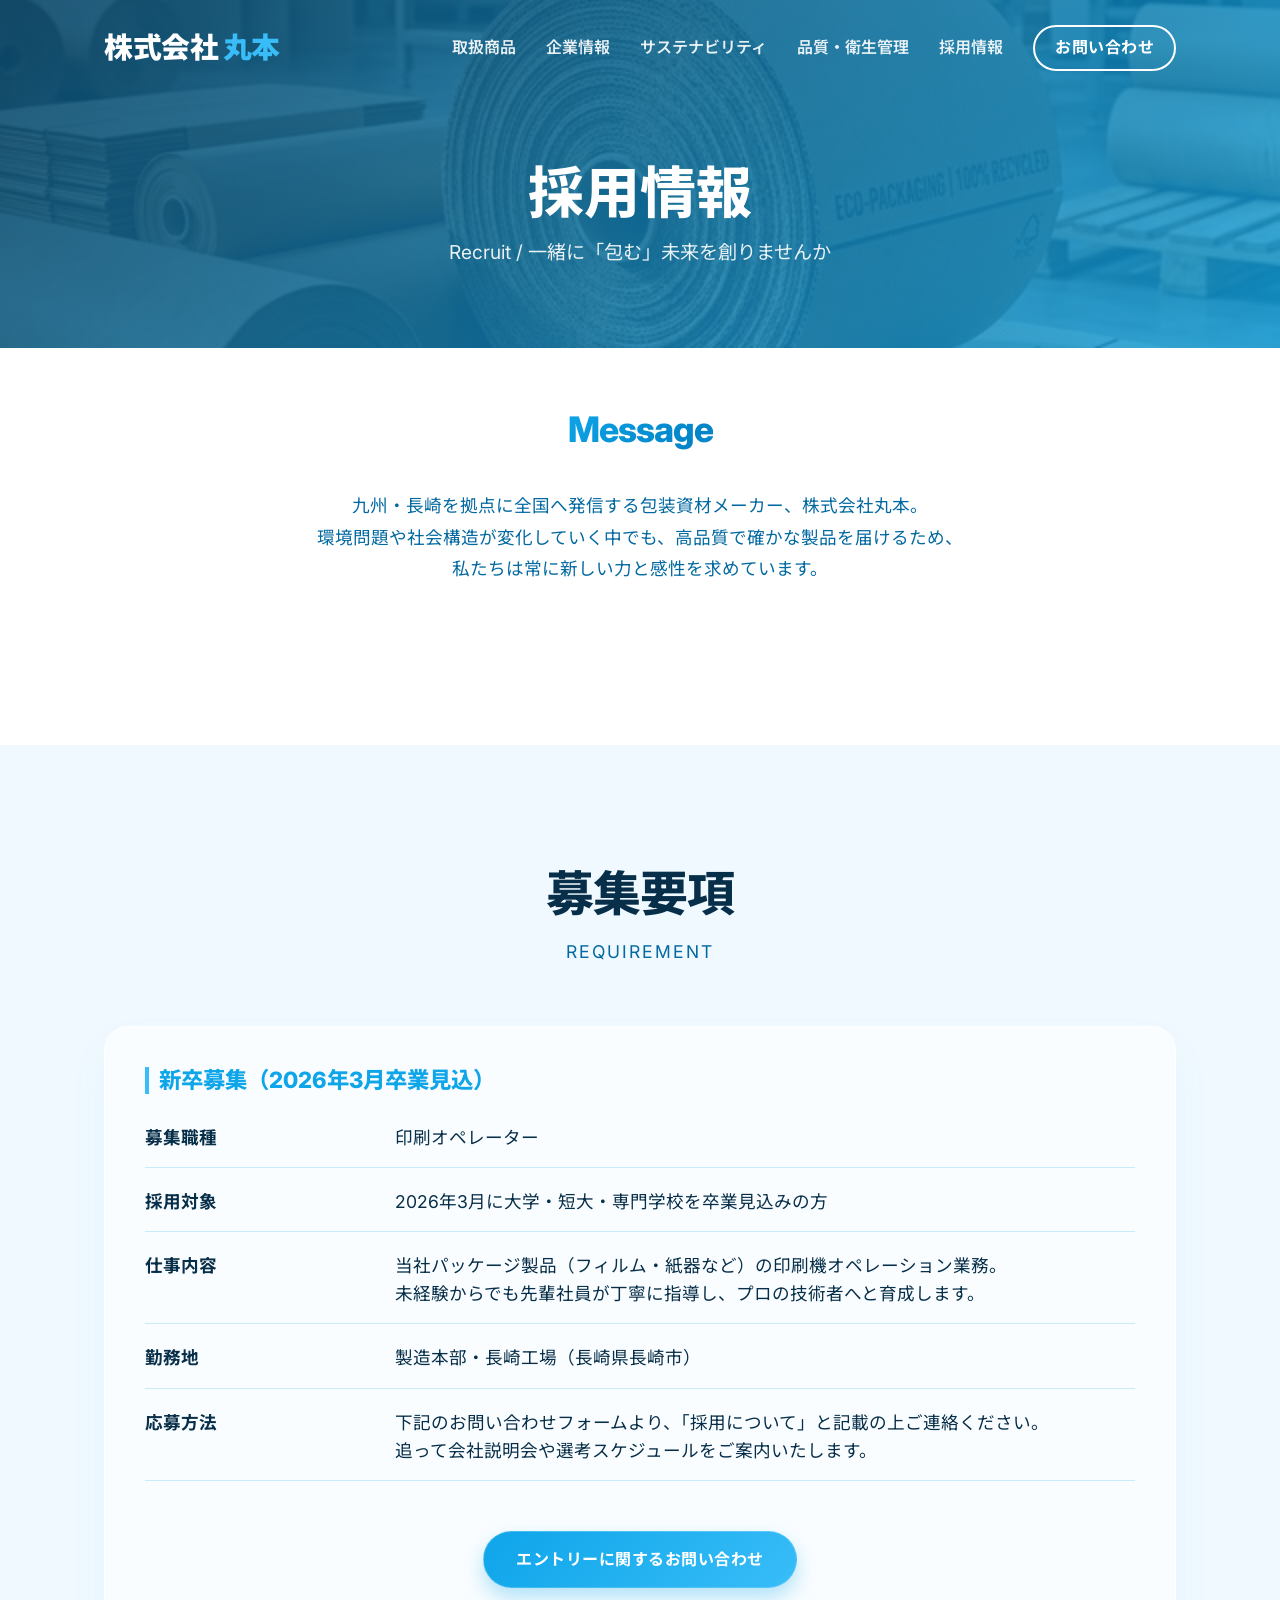
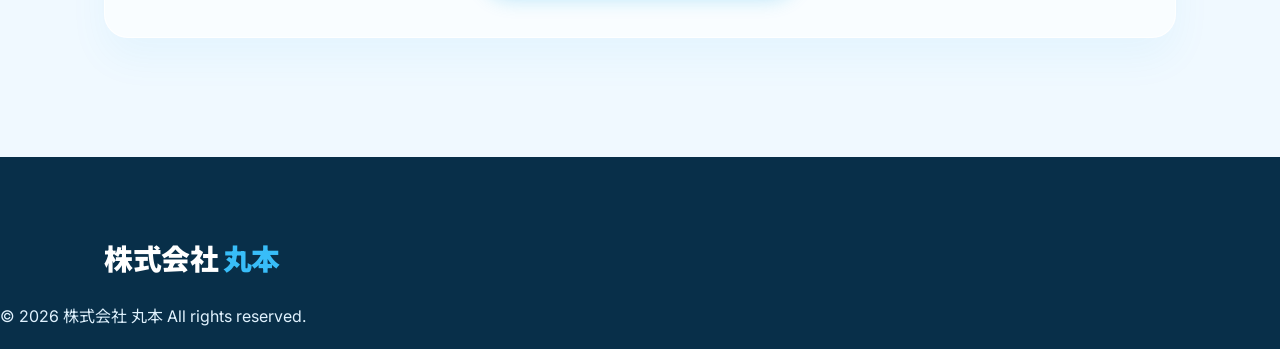
<file: recruit.html>
<!DOCTYPE html>
<html lang="ja">
<head>
    <meta charset="UTF-8">
    <meta name="viewport" content="width=device-width, initial-scale=1.0">
    <title>採用情報 | 株式会社 丸本</title>
    <link rel="stylesheet" href="style.css">
    <link href="https://fonts.googleapis.com/css2?family=Inter:wght@400;600;800&family=Noto+Sans+JP:wght@400;700;900&display=swap" rel="stylesheet">
</head>
<body class="page-fade-in">
    <!-- Custom Loader -->
    <div id="loader">
        <div class="loader-logo">Marumoto<span>Pkg</span></div>
    </div>
    
    <header class="navbar">
        <div class="container nav-content">
            <a href="index.html" class="logo">株式会社 <span>丸本</span></a>
            <div class="hamburger" id="hamburger"><span></span><span></span><span></span></div>
            <nav class="nav-links">
                <a href="services.html" class="link-hover">取扱商品</a>
                <a href="about.html" class="link-hover">企業情報</a>
                <a href="sustainability.html" class="link-hover">サステナビリティ</a>
                <a href="quality.html" class="link-hover">品質・衛生管理</a>
                <a href="recruit.html" class="link-hover">採用情報</a>
                <a href="contact.html" class="btn btn-outline glow-btn" style="padding: 8px 20px;">お問い合わせ</a>
            </nav>
        </div>
    </header>

    <div class="page-header">
        <div class="container reveal">
            <h1>採用情報</h1>
            <p>Recruit / 一緒に「包む」未来を創りませんか</p>
        </div>
    </div>

    <section class="about" style="padding-top: 60px;">
        <div class="container reveal">
            <div class="section-header" style="text-align:center; margin-bottom: 40px;">
                <h2 style="font-size: 2.2rem;"><span class="gradient-text">Message</span></h2>
            </div>
            <div style="max-width: 800px; margin: 0 auto; text-align: center; color: var(--text-muted); font-size: 1.1rem; line-height: 1.8; margin-bottom: 60px;">
                <p>九州・長崎を拠点に全国へ発信する包装資材メーカー、株式会社丸本。<br>環境問題や社会構造が変化していく中でも、高品質で確かな製品を届けるため、<br>私たちは常に新しい力と感性を求めています。</p>
            </div>
        </div>
    </section>

    <section class="services" style="background: var(--bg-light);">
        <div class="container reveal">
            <div class="section-header">
                <h2>募集要項</h2>
                <p>Requirement</p>
            </div>
            <div class="services-grid" style="grid-template-columns: 1fr;">
                <div class="service-card reveal" style="padding: 40px; display: grid; gap: 20px; font-size: 1.1rem;">
                    
                    <h3 style="color: var(--primary); font-size: 1.4rem; border-left: 4px solid var(--secondary); padding-left: 10px; margin-bottom: 10px;">新卒募集（2026年3月卒業見込）</h3>
                    
                    <div style="display: flex; border-bottom: 1px solid rgba(14, 165, 233, 0.2); padding-bottom: 15px;">
                        <strong style="width: 250px; color: var(--text-main);">募集職種</strong>
                        <span>印刷オペレーター</span>
                    </div>
                    <div style="display: flex; border-bottom: 1px solid rgba(14, 165, 233, 0.2); padding-bottom: 15px;">
                        <strong style="width: 250px; color: var(--text-main);">採用対象</strong>
                        <span>2026年3月に大学・短大・専門学校を卒業見込みの方</span>
                    </div>
                    <div style="display: flex; border-bottom: 1px solid rgba(14, 165, 233, 0.2); padding-bottom: 15px;">
                        <strong style="width: 250px; color: var(--text-main);">仕事内容</strong>
                        <span>当社パッケージ製品（フィルム・紙器など）の印刷機オペレーション業務。<br>未経験からでも先輩社員が丁寧に指導し、プロの技術者へと育成します。</span>
                    </div>
                    <div style="display: flex; border-bottom: 1px solid rgba(14, 165, 233, 0.2); padding-bottom: 15px;">
                        <strong style="width: 250px; color: var(--text-main);">勤務地</strong>
                        <span>製造本部・長崎工場（長崎県長崎市）</span>
                    </div>
                    <div style="display: flex; border-bottom: 1px solid rgba(14, 165, 233, 0.2); padding-bottom: 15px;">
                        <strong style="width: 250px; color: var(--text-main);">応募方法</strong>
                        <span>下記のお問い合わせフォームより、「採用について」と記載の上ご連絡ください。<br>追って会社説明会や選考スケジュールをご案内いたします。</span>
                    </div>

                    <div style="margin-top: 30px; text-align: center;">
                        <a href="contact.html" class="btn btn-primary shiny-btn">エントリーに関するお問い合わせ</a>
                    </div>
                </div>
            </div>
        </div>
    </section>

    <footer class="footer">
        <div class="container footer-content" style="margin-bottom: 20px;">
            <div class="footer-brand">
                <a href="index.html" class="logo">株式会社 <span>丸本</span></a>
            </div>
        </div>
        <div class="footer-bottom">
            <p>&copy; 2026 株式会社 丸本 All rights reserved.</p>
        </div>
    </footer>
    
    <script src="main.js"></script>
</body>
</html>
</file>
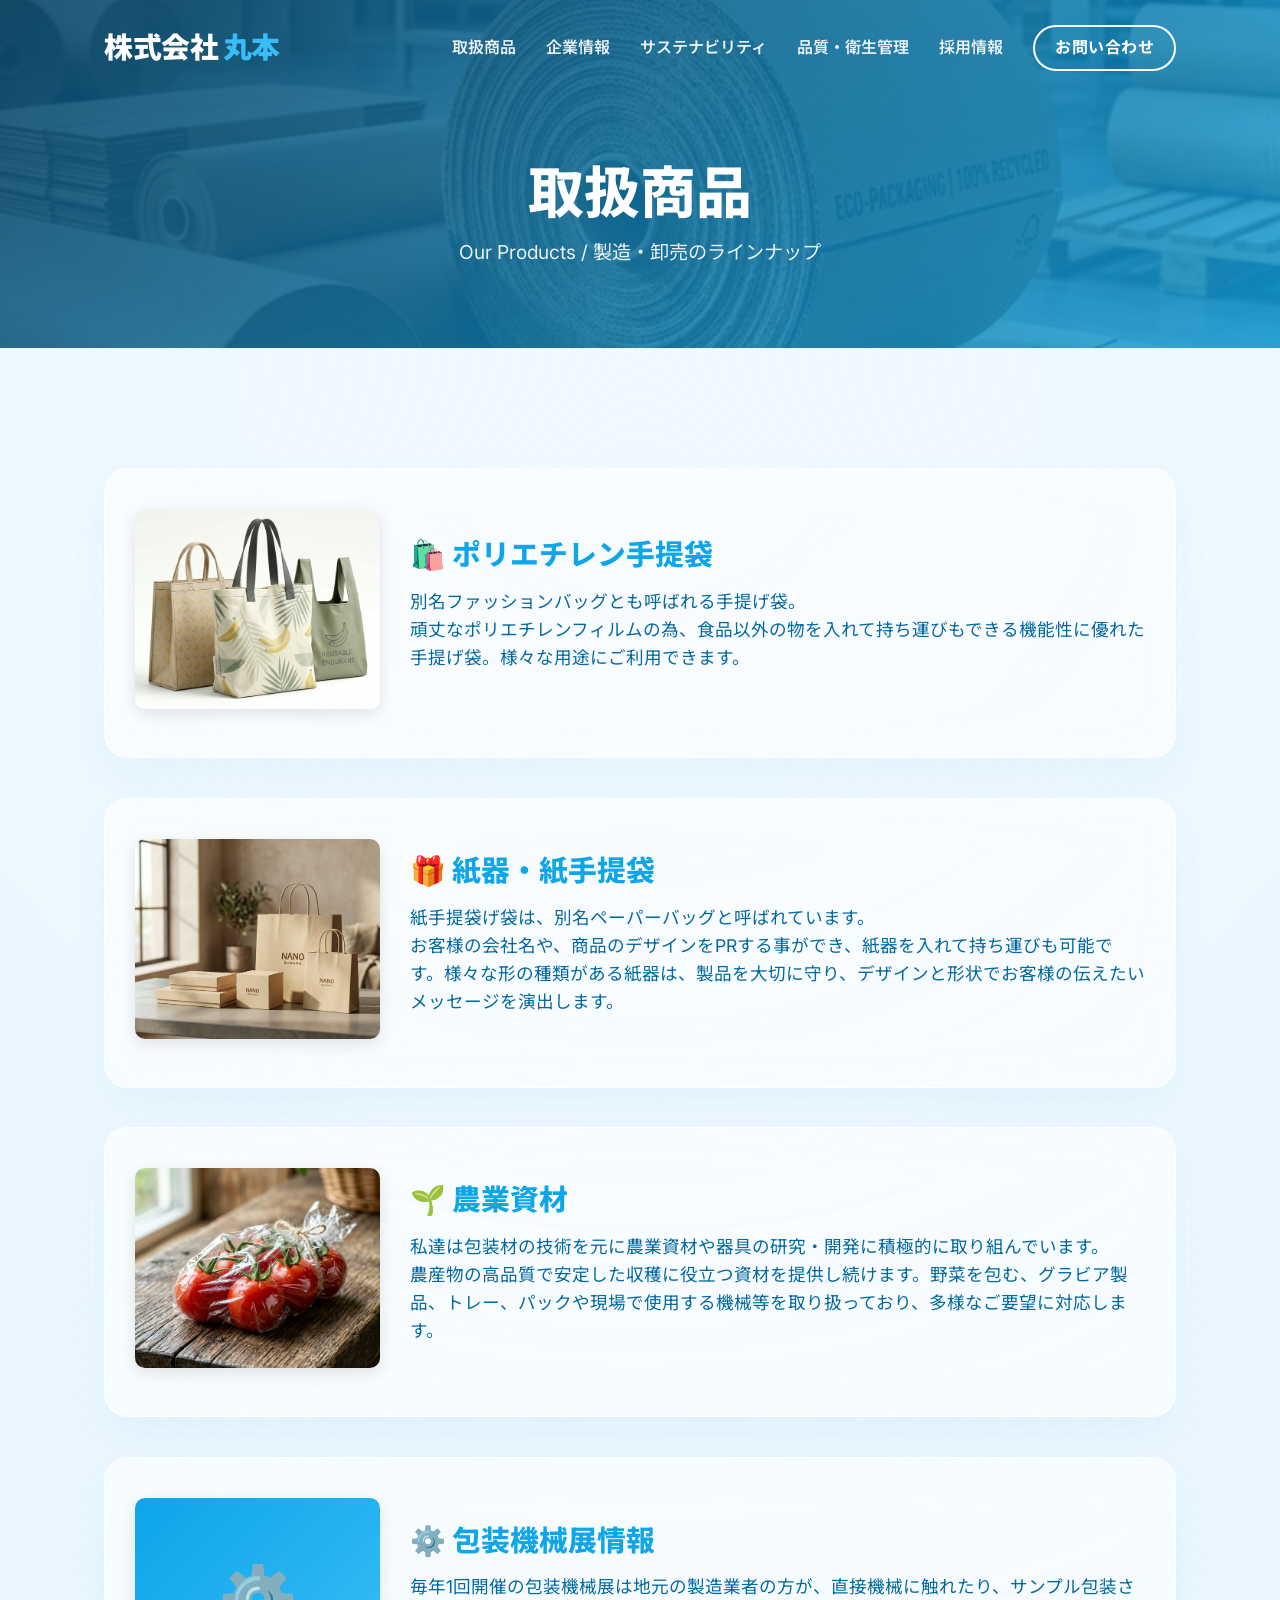
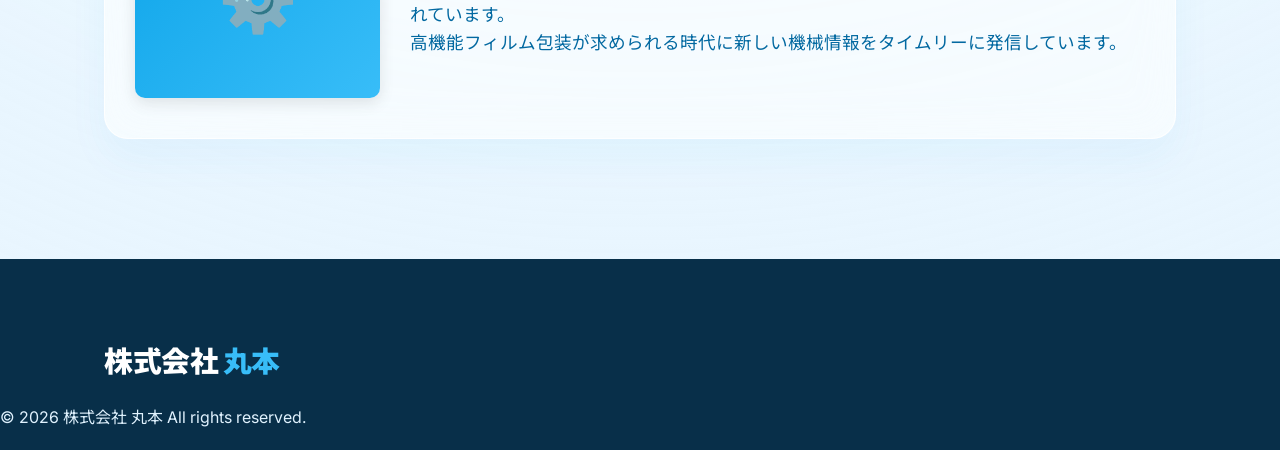
<file: services.html>
<!DOCTYPE html>
<html lang="ja">
<head>
    <meta charset="UTF-8">
    <meta name="viewport" content="width=device-width, initial-scale=1.0">
    <title>取扱商品 | 株式会社 丸本</title>
    <link rel="stylesheet" href="style.css">
    <link href="https://fonts.googleapis.com/css2?family=Inter:wght@400;600;800&family=Noto+Sans+JP:wght@400;700;900&display=swap" rel="stylesheet">
</head>
<body class="page-fade-in">
    <div id="loader">
        <div class="loader-logo">Marumoto<span>Pkg</span></div>
    </div>
    <header class="navbar">
        <div class="container nav-content">
            <a href="index.html" class="logo">株式会社 <span>丸本</span></a>
            <div class="hamburger" id="hamburger"><span></span><span></span><span></span></div>
            <nav class="nav-links">
                <a href="services.html" class="link-hover">取扱商品</a>
                <a href="about.html" class="link-hover">企業情報</a>
                <a href="sustainability.html" class="link-hover">サステナビリティ</a>
                <a href="quality.html" class="link-hover">品質・衛生管理</a>
                <a href="recruit.html" class="link-hover">採用情報</a>
                <a href="contact.html" class="btn btn-outline glow-btn" style="padding: 8px 20px;">お問い合わせ</a>
            </nav>
        </div>
    </header>

    <div class="page-header">
        <div class="container reveal">
            <h1>取扱商品</h1>
            <p>Our Products / 製造・卸売のラインナップ</p>
        </div>
    </div>

    <section class="services">
        <div class="container">
            <div class="services-grid" style="grid-template-columns: 1fr; gap: 40px;">
                
                <div class="service-card reveal" style="display:flex; gap:30px; align-items:center;">
                    <div style="flex:1;">
                        <img src="poly.png" style="width:100%; height:200px; object-fit:cover; border-radius:10px; box-shadow: 0 5px 15px rgba(0,0,0,0.1);" alt="ポリエチレン手提袋">
                    </div>
                    <div style="flex:3;">
                        <h3 style="font-size:1.8rem; margin-bottom:15px; color:var(--primary);">🛍️ ポリエチレン手提袋</h3>
                        <p style="margin-bottom:15px; font-size:1.1rem;">別名ファッションバッグとも呼ばれる手提げ袋。<br>頑丈なポリエチレンフィルムの為、食品以外の物を入れて持ち運びもできる機能性に優れた手提げ袋。様々な用途にご利用できます。</p>
                    </div>
                </div>

                <div class="service-card reveal" style="display:flex; gap:30px; align-items:center;">
                    <div style="flex:1;">
                        <img src="paper.png" style="width:100%; height:200px; object-fit:cover; border-radius:10px; box-shadow: 0 5px 15px rgba(0,0,0,0.1);" alt="紙器・紙手提袋">
                    </div>
                    <div style="flex:3;">
                        <h3 style="font-size:1.8rem; margin-bottom:15px; color:var(--primary);">🎁 紙器・紙手提袋</h3>
                        <p style="margin-bottom:15px; font-size:1.1rem;">紙手提袋げ袋は、別名ペーパーバッグと呼ばれています。<br>お客様の会社名や、商品のデザインをPRする事ができ、紙器を入れて持ち運びも可能です。様々な形の種類がある紙器は、製品を大切に守り、デザインと形状でお客様の伝えたいメッセージを演出します。</p>
                    </div>
                </div>

                <div class="service-card reveal" style="display:flex; gap:30px; align-items:center;">
                    <div style="flex:1;">
                        <img src="agri.png" style="width:100%; height:200px; object-fit:cover; border-radius:10px; box-shadow: 0 5px 15px rgba(0,0,0,0.1);" alt="農業資材">
                    </div>
                    <div style="flex:3;">
                        <h3 style="font-size:1.8rem; margin-bottom:15px; color:var(--primary);">🌱 農業資材</h3>
                        <p style="margin-bottom:15px; font-size:1.1rem;">私達は包装材の技術を元に農業資材や器具の研究・開発に積極的に取り組んでいます。<br>農産物の高品質で安定した収穫に役立つ資材を提供し続けます。野菜を包む、グラビア製品、トレー、パックや現場で使用する機械等を取り扱っており、多様なご要望に対応します。</p>
                    </div>
                </div>
                
                <div class="service-card reveal" style="display:flex; gap:30px; align-items:center;">
                    <div style="flex:1;">
                        <div style="width:100%; height:200px; border-radius:10px; background:linear-gradient(135deg, var(--primary), var(--secondary)); display:flex; align-items:center; justify-content:center; font-size:4rem; box-shadow: 0 5px 15px rgba(0,0,0,0.1);">⚙️</div>
                    </div>
                    <div style="flex:3;">
                        <h3 style="font-size:1.8rem; margin-bottom:15px; color:var(--primary);">⚙️ 包装機械展情報</h3>
                        <p style="margin-bottom:15px; font-size:1.1rem;">毎年1回開催の包装機械展は地元の製造業者の方が、直接機械に触れたり、サンプル包装されています。<br>高機能フィルム包装が求められる時代に新しい機械情報をタイムリーに発信しています。</p>
                    </div>
                </div>

            </div>
        </div>
    </section>

    <footer class="footer">
        <div class="container footer-content" style="margin-bottom: 20px;">
            <div class="footer-brand">
                <a href="index.html" class="logo">株式会社 <span>丸本</span></a>
            </div>
        </div>
        <div class="footer-bottom">
            <p>&copy; 2026 株式会社 丸本 All rights reserved.</p>
        </div>
    </footer>
    
    <script src="main.js"></script>
</body>
</html>
</file>
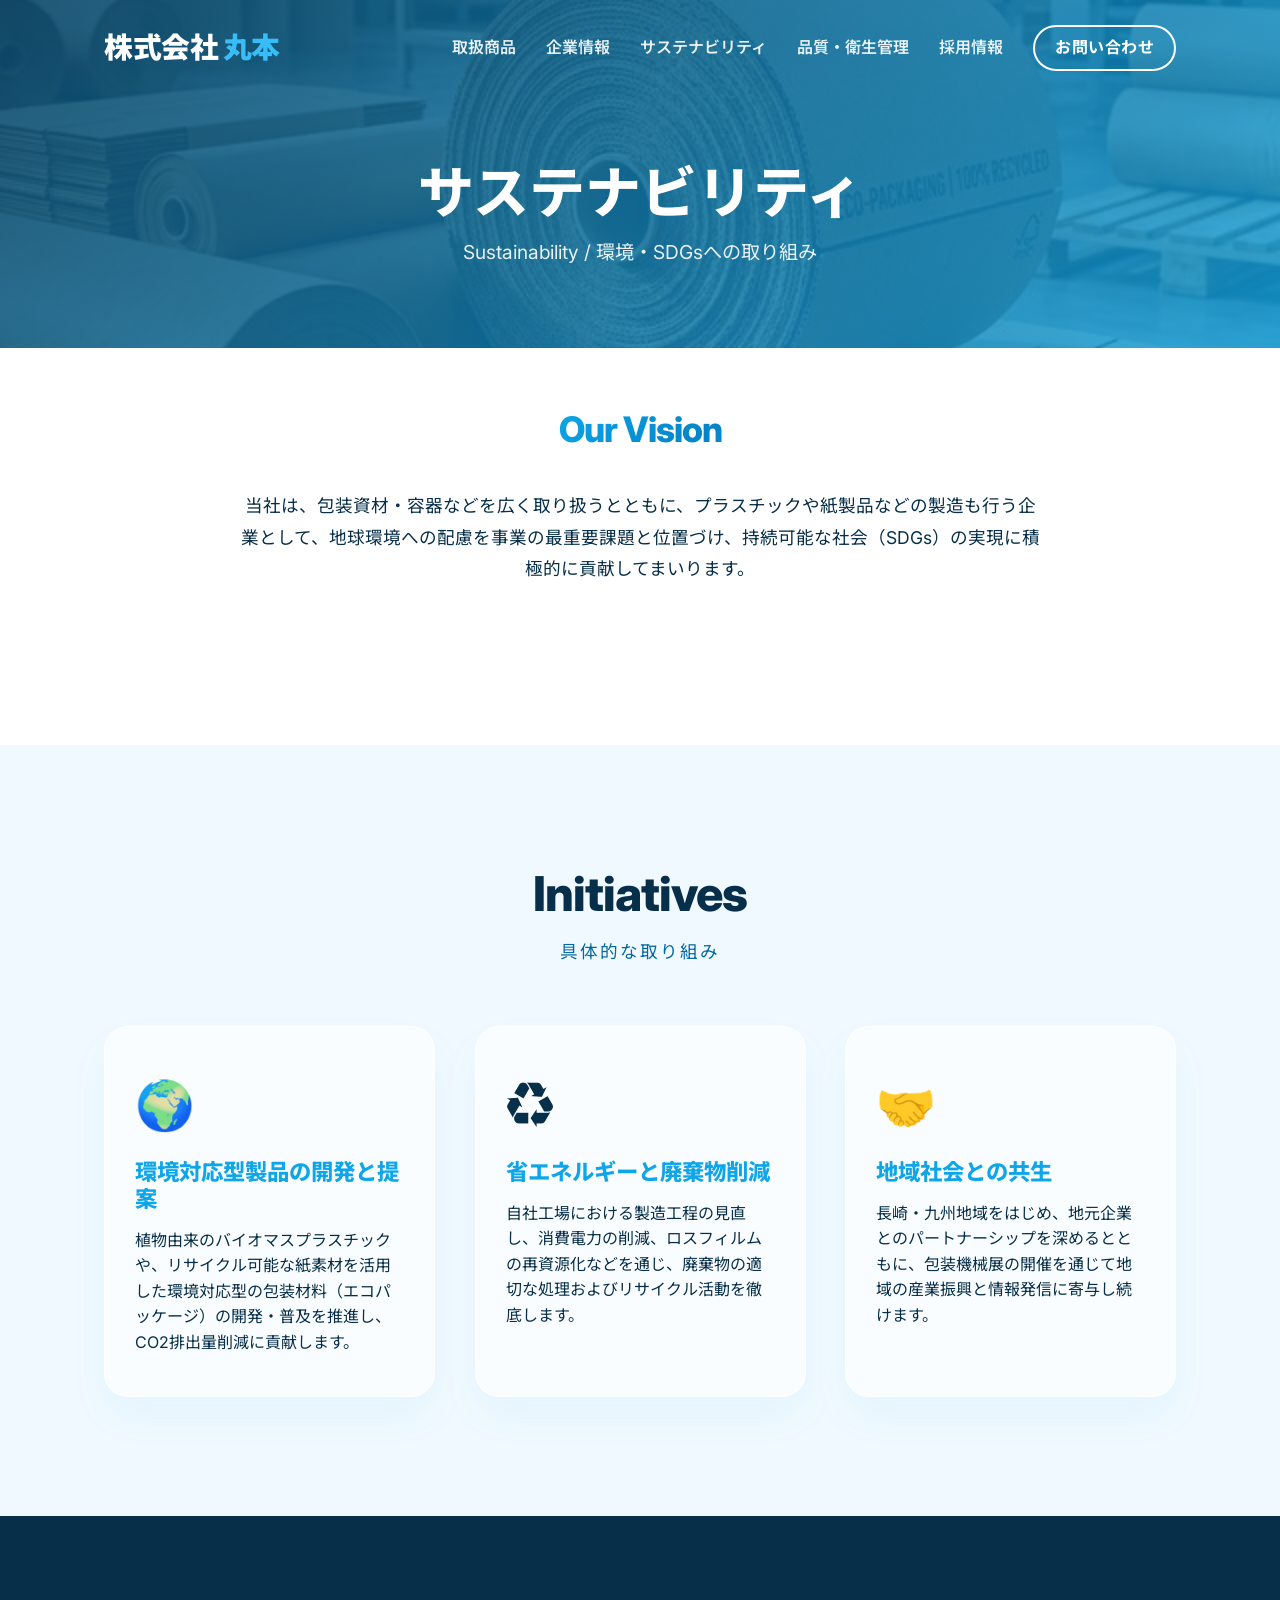
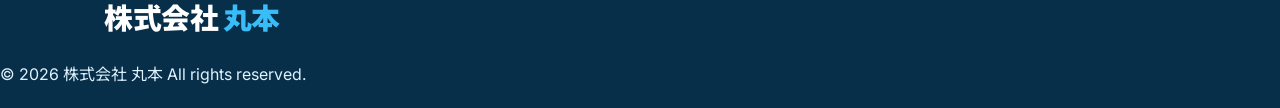
<file: sustainability.html>
<!DOCTYPE html>
<html lang="ja">
<head>
    <meta charset="UTF-8">
    <meta name="viewport" content="width=device-width, initial-scale=1.0">
    <title>サステナビリティ | 株式会社 丸本</title>
    <link rel="stylesheet" href="style.css">
    <link href="https://fonts.googleapis.com/css2?family=Inter:wght@400;600;800&family=Noto+Sans+JP:wght@400;700;900&display=swap" rel="stylesheet">
</head>
<body class="page-fade-in">
    <div id="loader">
        <div class="loader-logo">Marumoto<span>Pkg</span></div>
    </div>
    
    <header class="navbar">
        <div class="container nav-content">
            <a href="index.html" class="logo">株式会社 <span>丸本</span></a>
            <div class="hamburger" id="hamburger"><span></span><span></span><span></span></div>
            <nav class="nav-links">
                <a href="services.html" class="link-hover">取扱商品</a>
                <a href="about.html" class="link-hover">企業情報</a>
                <a href="sustainability.html" class="link-hover">サステナビリティ</a>
                <a href="quality.html" class="link-hover">品質・衛生管理</a>
                <a href="recruit.html" class="link-hover">採用情報</a>
                <a href="contact.html" class="btn btn-outline glow-btn" style="padding: 8px 20px;">お問い合わせ</a>
            </nav>
        </div>
    </header>

    <div class="page-header">
        <div class="container reveal">
            <h1>サステナビリティ</h1>
            <p>Sustainability / 環境・SDGsへの取り組み</p>
        </div>
    </div>

    <section class="about" style="padding-top: 60px;">
        <div class="container reveal">
            <div class="section-header" style="text-align:center; margin-bottom: 40px;">
                <h2 style="font-size: 2.2rem;"><span class="gradient-text">Our Vision</span></h2>
            </div>
            <div style="max-width: 800px; margin: 0 auto; text-align: center; color: var(--text-main); font-size: 1.1rem; line-height: 1.8; margin-bottom: 60px;">
                <p>当社は、包装資材・容器などを広く取り扱うとともに、プラスチックや紙製品などの製造も行う企業として、地球環境への配慮を事業の最重要課題と位置づけ、持続可能な社会（SDGs）の実現に積極的に貢献してまいります。</p>
            </div>
        </div>
    </section>

    <section class="services" style="background: var(--bg-light);">
        <div class="container reveal">
            <div class="section-header">
                <h2>Initiatives</h2>
                <p>具体的な取り組み</p>
            </div>
            <div class="services-grid">
                
                <div class="service-card reveal">
                    <div style="font-size: 3rem; margin-bottom: 15px;">🌍</div>
                    <h3 style="color: var(--primary);">環境対応型製品の開発と提案</h3>
                    <p style="color: var(--text-main); line-height: 1.6;">植物由来のバイオマスプラスチックや、リサイクル可能な紙素材を活用した環境対応型の包装材料（エコパッケージ）の開発・普及を推進し、CO2排出量削減に貢献します。</p>
                </div>

                <div class="service-card reveal" style="transition-delay: 0.1s;">
                    <div style="font-size: 3rem; margin-bottom: 15px;">♻️</div>
                    <h3 style="color: var(--primary);">省エネルギーと廃棄物削減</h3>
                    <p style="color: var(--text-main); line-height: 1.6;">自社工場における製造工程の見直し、消費電力の削減、ロスフィルムの再資源化などを通じ、廃棄物の適切な処理およびリサイクル活動を徹底します。</p>
                </div>

                <div class="service-card reveal" style="transition-delay: 0.2s;">
                    <div style="font-size: 3rem; margin-bottom: 15px;">🤝</div>
                    <h3 style="color: var(--primary);">地域社会との共生</h3>
                    <p style="color: var(--text-main); line-height: 1.6;">長崎・九州地域をはじめ、地元企業とのパートナーシップを深めるとともに、包装機械展の開催を通じて地域の産業振興と情報発信に寄与し続けます。</p>
                </div>

            </div>
        </div>
    </section>

    <footer class="footer">
        <div class="container footer-content" style="margin-bottom: 20px;">
            <div class="footer-brand">
                <a href="index.html" class="logo">株式会社 <span>丸本</span></a>
            </div>
        </div>
        <div class="footer-bottom">
            <p>&copy; 2026 株式会社 丸本 All rights reserved.</p>
        </div>
    </footer>
    
    <script src="main.js"></script>
</body>
</html>
</file>
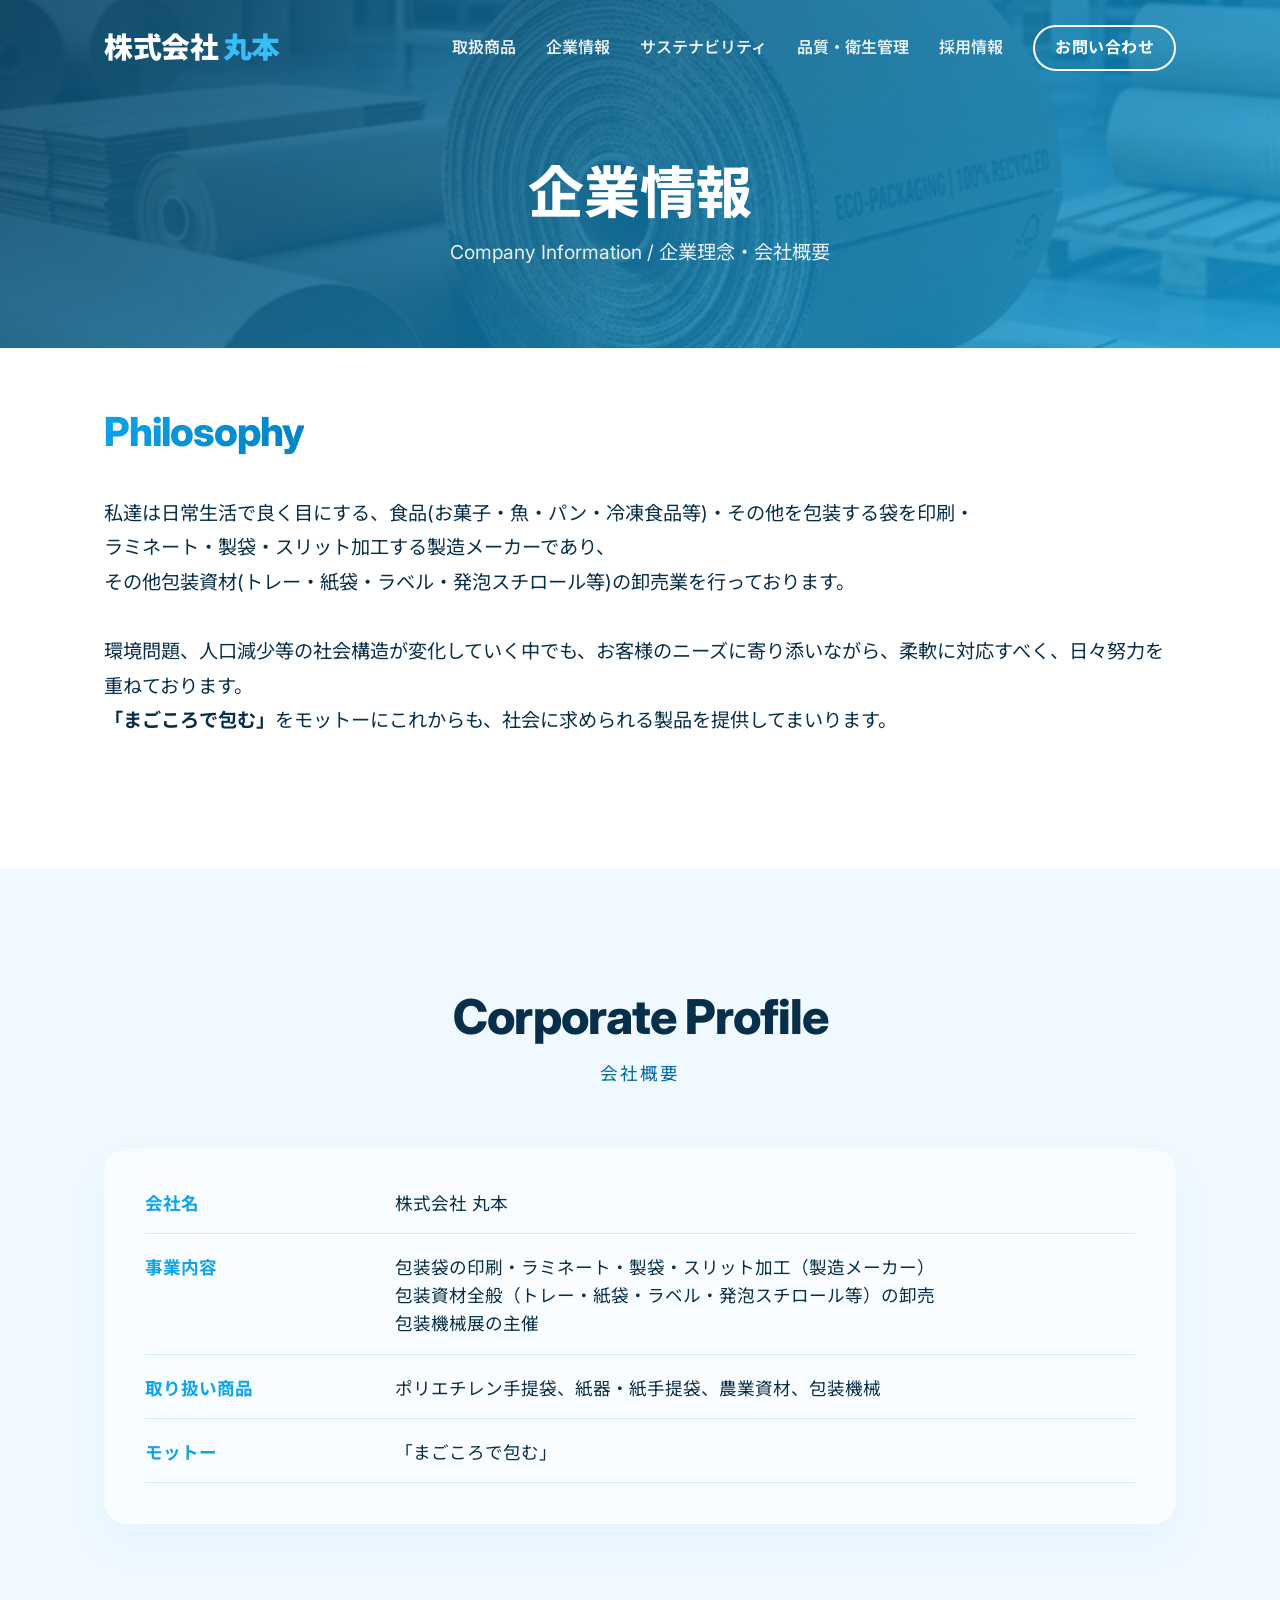
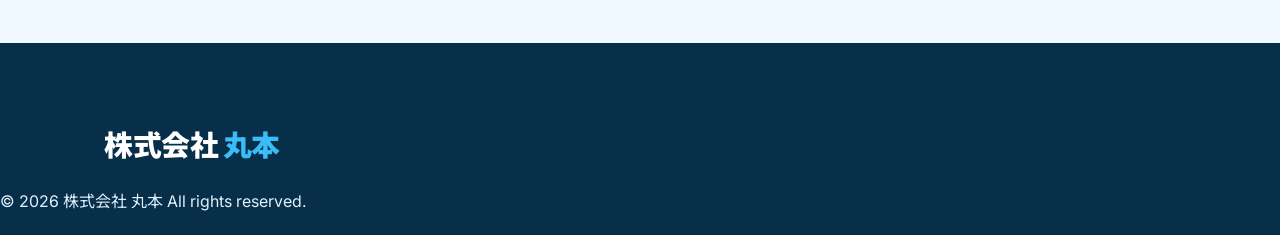
<file: corporate/about.html>
<!DOCTYPE html>
<html lang="ja">
<head>
    <meta charset="UTF-8">
    <meta name="viewport" content="width=device-width, initial-scale=1.0">
    <title>企業情報 | 株式会社 丸本</title>
    <link rel="stylesheet" href="style.css">
    <link href="https://fonts.googleapis.com/css2?family=Inter:wght@400;600;800&family=Noto+Sans+JP:wght@400;700;900&display=swap" rel="stylesheet">
</head>
<body class="page-fade-in">
    <!-- Custom Loader -->
    <div id="loader">
        <div class="loader-logo">Marumoto<span>Pkg</span></div>
    </div>
    <header class="navbar">
        <div class="container nav-content">
            <a href="index.html" class="logo">株式会社 <span>丸本</span></a>
            <nav class="nav-links">
                <a href="services.html" class="link-hover">取扱商品</a>
                <a href="about.html" class="link-hover">企業情報</a>
                <a href="sustainability.html" class="link-hover">サステナビリティ</a>
                <a href="quality.html" class="link-hover">品質・衛生管理</a>
                <a href="recruit.html" class="link-hover">採用情報</a>
                <a href="contact.html" class="btn btn-outline glow-btn" style="padding: 8px 20px;">お問い合わせ</a>
            </nav>
        </div>
    </header>

    <div class="page-header">
        <div class="container reveal">
            <h1>企業情報</h1>
            <p>Company Information / 企業理念・会社概要</p>
        </div>
    </div>

    <section class="about" style="padding-top: 60px;">
        <div class="container reveal">
            <div class="section-header" style="text-align:left; margin-bottom: 40px;">
                <h2 style="font-size: 2.5rem;"><span class="gradient-text">Philosophy</span></h2>
            </div>
            <p style="font-size: 1.2rem; line-height: 1.8; margin-bottom: 30px;">
                私達は日常生活で良く目にする、食品(お菓子・魚・パン・冷凍食品等)・その他を包装する袋を印刷・<br>ラミネート・製袋・スリット加工する製造メーカーであり、<br>その他包装資材(トレー・紙袋・ラベル・発泡スチロール等)の卸売業を行っております。<br><br>
                環境問題、人口減少等の社会構造が変化していく中でも、お客様のニーズに寄り添いながら、柔軟に対応すべく、日々努力を重ねております。<br>
                <strong>「まごころで包む」</strong>をモットーにこれからも、社会に求められる製品を提供してまいります。
            </p>
        </div>
    </section>

    <section class="services" style="background: var(--bg-light);">
        <div class="container reveal">
            <div class="section-header">
                <h2>Corporate Profile</h2>
                <p>会社概要</p>
            </div>
            <div class="services-grid" style="grid-template-columns: 1fr;">
                <div class="service-card reveal" style="padding: 40px; display: grid; gap: 20px; font-size: 1.1rem;">
                    <div style="display: flex; border-bottom: 1px solid rgba(14, 165, 233, 0.2); padding-bottom: 15px;">
                        <strong style="width: 250px; color: var(--primary);">会社名</strong>
                        <span>株式会社 丸本</span>
                    </div>
                    <div style="display: flex; border-bottom: 1px solid rgba(14, 165, 233, 0.2); padding-bottom: 15px;">
                        <strong style="width: 250px; color: var(--primary);">事業内容</strong>
                        <span>包装袋の印刷・ラミネート・製袋・スリット加工（製造メーカー）<br>包装資材全般（トレー・紙袋・ラベル・発泡スチロール等）の卸売<br>包装機械展の主催</span>
                    </div>
                    <div style="display: flex; border-bottom: 1px solid rgba(14, 165, 233, 0.2); padding-bottom: 15px;">
                        <strong style="width: 250px; color: var(--primary);">取り扱い商品</strong>
                        <span>ポリエチレン手提袋、紙器・紙手提袋、農業資材、包装機械</span>
                    </div>
                    <div style="display: flex; border-bottom: 1px solid rgba(14, 165, 233, 0.2); padding-bottom: 15px;">
                        <strong style="width: 250px; color: var(--primary);">モットー</strong>
                        <span>「まごころで包む」</span>
                    </div>
                </div>
            </div>
        </div>
    </section>

    <footer class="footer">
        <div class="container footer-content" style="margin-bottom: 20px;">
            <div class="footer-brand">
                <a href="index.html" class="logo">株式会社 <span>丸本</span></a>
            </div>
        </div>
        <div class="footer-bottom">
            <p>&copy; 2026 株式会社 丸本 All rights reserved.</p>
        </div>
    </footer>
    
    <script src="main.js"></script>
</body>
</html>
</file>
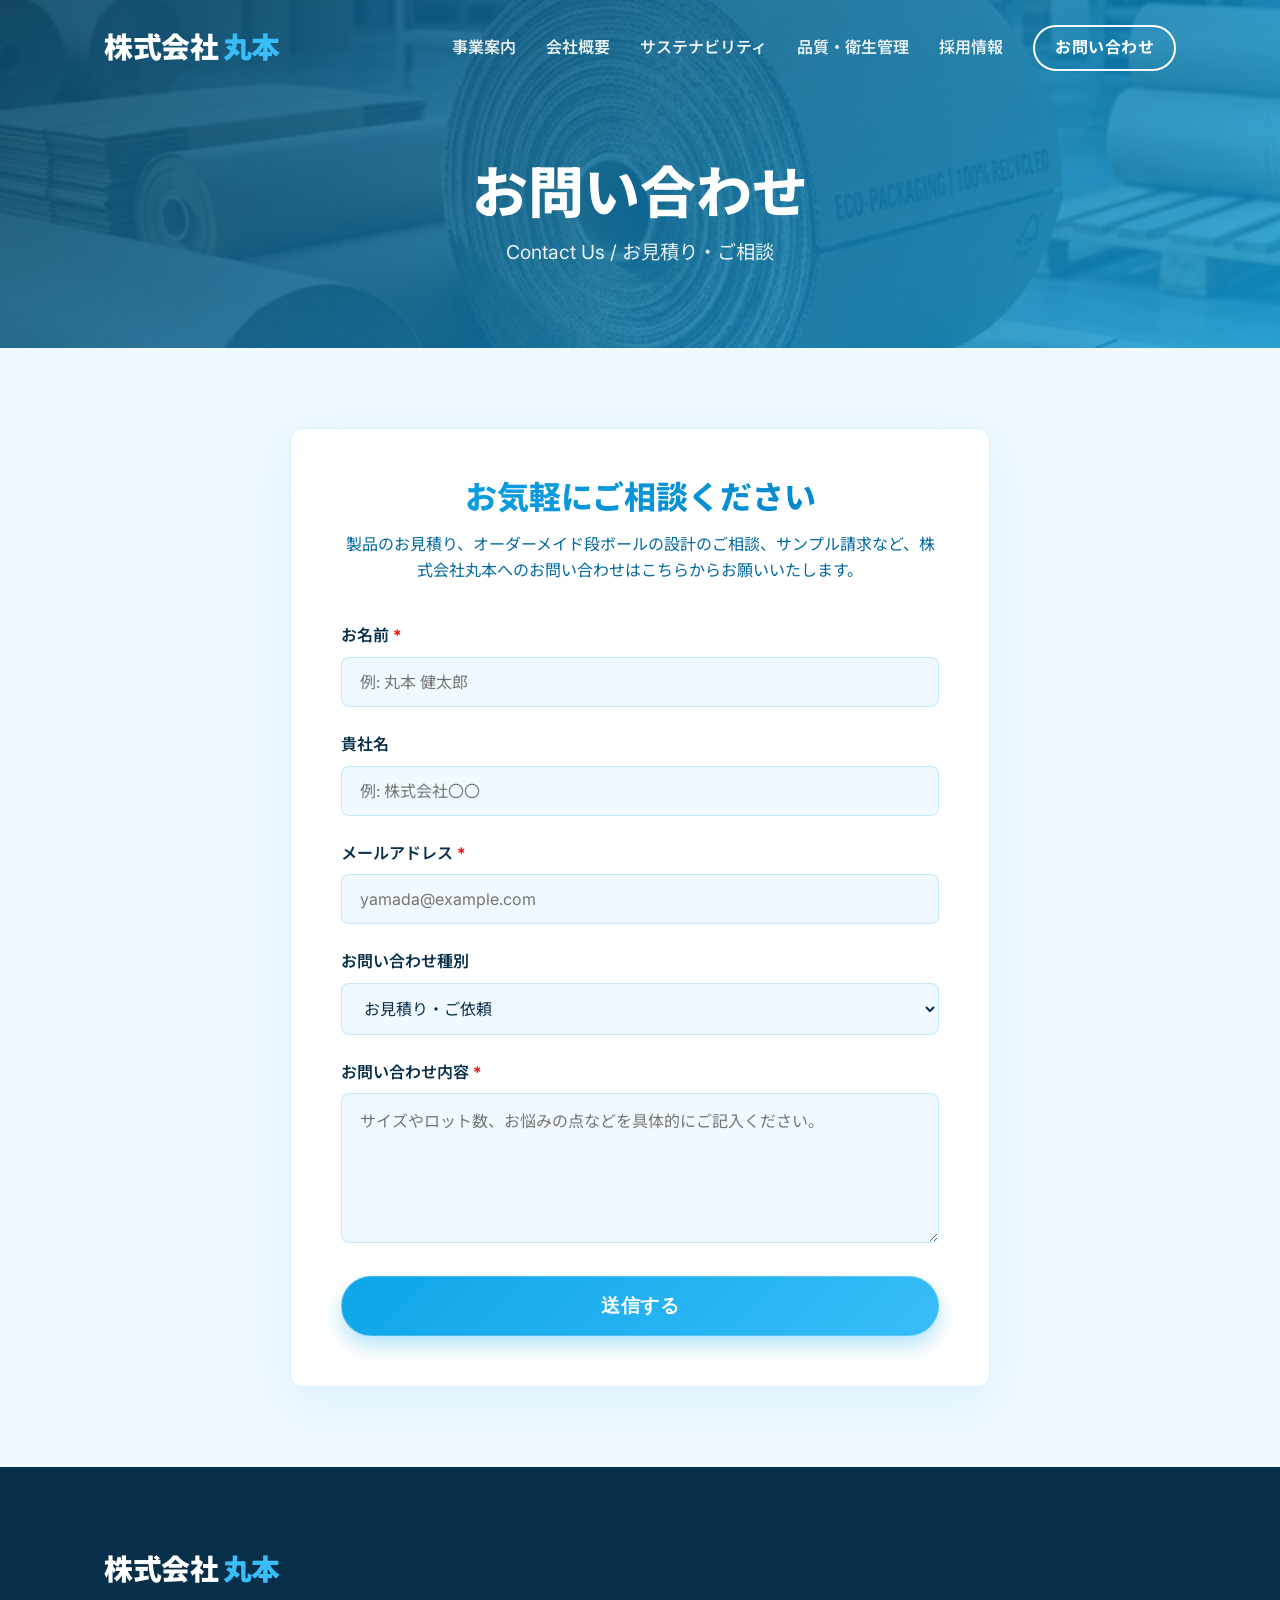
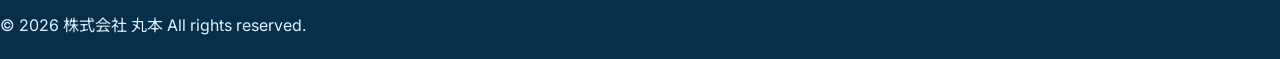
<file: corporate/contact.html>
<!DOCTYPE html>
<html lang="ja">
<head>
    <meta charset="UTF-8">
    <meta name="viewport" content="width=device-width, initial-scale=1.0">
    <title>お問い合わせ | 株式会社 丸本</title>
    <link rel="stylesheet" href="style.css">
    <link href="https://fonts.googleapis.com/css2?family=Inter:wght@400;600;800&family=Noto+Sans+JP:wght@400;700;900&display=swap" rel="stylesheet">
</head>
<body class="page-fade-in">
    <!-- Custom Loader -->
    <div id="loader">
        <div class="loader-logo">Marumoto<span>Pkg</span></div>
    </div>
    
    <header class="navbar">
        <div class="container nav-content">
            <a href="index.html" class="logo">株式会社 <span>丸本</span></a>
            <nav class="nav-links">
                <a href="services.html" class="link-hover">事業案内</a>
                <a href="about.html" class="link-hover">会社概要</a>
                <a href="sustainability.html" class="link-hover">サステナビリティ</a>
                <a href="quality.html" class="link-hover">品質・衛生管理</a>
                <a href="recruit.html" class="link-hover">採用情報</a>
                <a href="contact.html" class="btn btn-outline glow-btn" style="padding: 8px 20px;">お問い合わせ</a>
            </nav>
        </div>
    </header>

    <div class="page-header">
        <div class="container reveal">
            <h1>お問い合わせ</h1>
            <p>Contact Us / お見積り・ご相談</p>
        </div>
    </div>

    <section class="contact-section" style="padding: 80px 0; background: var(--bg-light);">
        <div class="container reveal">
            <div class="contact-container">
                <div style="text-align: center; margin-bottom: 40px;">
                    <h2 class="gradient-text" style="font-size: 2rem; margin-bottom: 15px;">お気軽にご相談ください</h2>
                    <p style="color: var(--text-muted);">製品のお見積り、オーダーメイド段ボールの設計のご相談、サンプル請求など、株式会社丸本へのお問い合わせはこちらからお願いいたします。</p>
                </div>
                
                <form id="contact-form">
                    <div class="form-group">
                        <label for="name">お名前 <span style="color:red">*</span></label>
                        <input type="text" id="name" class="form-control" required placeholder="例: 丸本 健太郎">
                    </div>
                    <div class="form-group">
                        <label for="company">貴社名</label>
                        <input type="text" id="company" class="form-control" placeholder="例: 株式会社〇〇">
                    </div>
                    <div class="form-group">
                        <label for="email">メールアドレス <span style="color:red">*</span></label>
                        <input type="email" id="email" class="form-control" required placeholder="yamada@example.com">
                    </div>
                    <div class="form-group">
                        <label for="inquiry-type">お問い合わせ種別</label>
                        <select id="inquiry-type" class="form-control">
                            <option value="estimation">お見積り・ご依頼</option>
                            <option value="design">オーダーメイド設計のご相談</option>
                            <option value="sample">サンプル請求</option>
                            <option value="other">その他のお問い合わせ</option>
                        </select>
                    </div>
                    <div class="form-group">
                        <label for="message">お問い合わせ内容 <span style="color:red">*</span></label>
                        <textarea id="message" class="form-control" required placeholder="サイズやロット数、お悩みの点などを具体的にご記入ください。"></textarea>
                    </div>
                    <button type="submit" class="btn btn-primary shiny-btn" style="width: 100%; height: 60px; font-size: 1.2rem;">送信する</button>
                </form>
            </div>
        </div>
    </section>

    <footer class="footer">
        <div class="container footer-content" style="margin-bottom: 20px;">
            <div class="footer-brand">
                <a href="index.html" class="logo">株式会社 <span>丸本</span></a>
            </div>
        </div>
        <div class="footer-bottom">
            <p>&copy; 2026 株式会社 丸本 All rights reserved.</p>
        </div>
    </footer>
    
    <script src="main.js"></script>
</body>
</html>
</file>
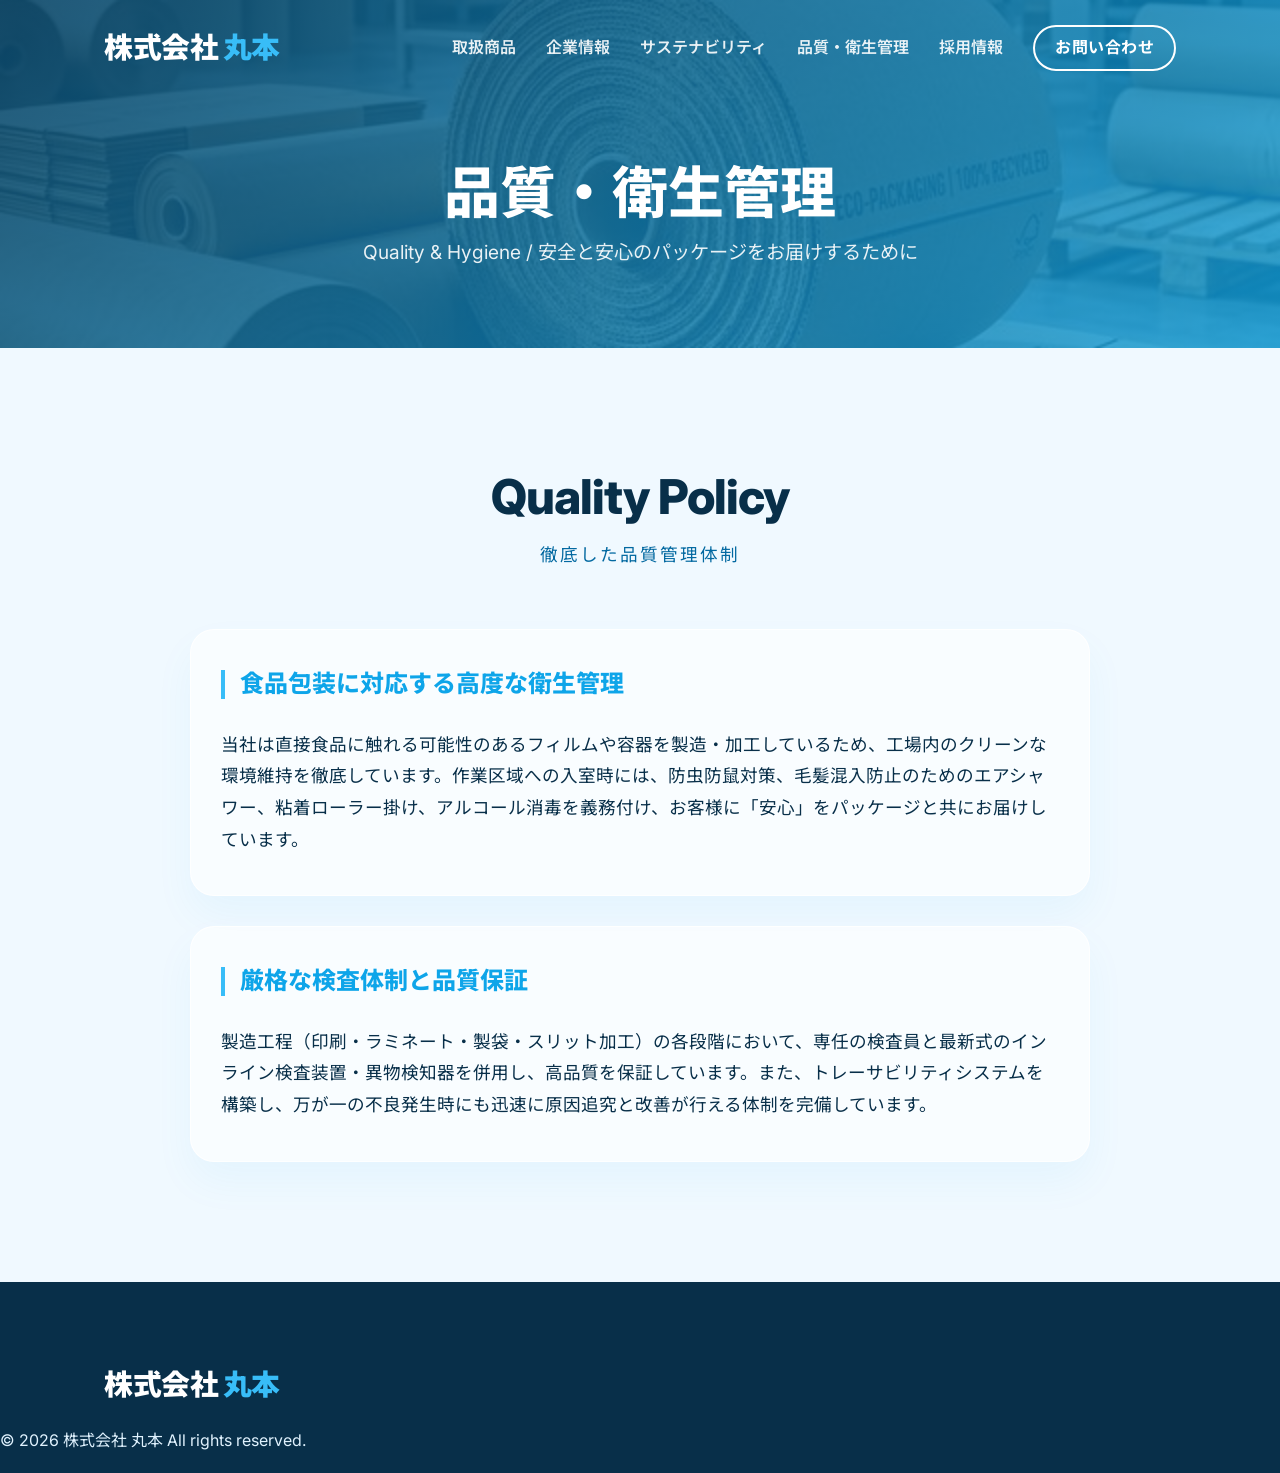
<file: corporate/quality.html>
<!DOCTYPE html>
<html lang="ja">
<head>
    <meta charset="UTF-8">
    <meta name="viewport" content="width=device-width, initial-scale=1.0">
    <title>品質・衛生管理 | 株式会社 丸本</title>
    <link rel="stylesheet" href="style.css">
    <link href="https://fonts.googleapis.com/css2?family=Inter:wght@400;600;800&family=Noto+Sans+JP:wght@400;700;900&display=swap" rel="stylesheet">
</head>
<body class="page-fade-in">
    <div id="loader">
        <div class="loader-logo">Marumoto<span>Pkg</span></div>
    </div>
    
    <header class="navbar">
        <div class="container nav-content">
            <a href="index.html" class="logo">株式会社 <span>丸本</span></a>
            <nav class="nav-links">
                <a href="services.html" class="link-hover">取扱商品</a>
                <a href="about.html" class="link-hover">企業情報</a>
                <a href="sustainability.html" class="link-hover">サステナビリティ</a>
                <a href="quality.html" class="link-hover">品質・衛生管理</a>
                <a href="recruit.html" class="link-hover">採用情報</a>
                <a href="contact.html" class="btn btn-outline glow-btn" style="padding: 8px 20px;">お問い合わせ</a>
            </nav>
        </div>
    </header>

    <div class="page-header">
        <div class="container reveal">
            <h1>品質・衛生管理</h1>
            <p>Quality & Hygiene / 安全と安心のパッケージをお届けするために</p>
        </div>
    </div>

    <section class="services" style="background: var(--bg-light);">
        <div class="container reveal">
            <div class="section-header">
                <h2>Quality Policy</h2>
                <p>徹底した品質管理体制</p>
            </div>
            
            <div class="services-grid" style="grid-template-columns: 1fr; max-width: 900px; margin: 0 auto; gap: 30px;">
                
                <div class="service-card reveal" style="display: flex; flex-direction: column; gap: 15px;">
                    <h3 style="color: var(--primary); font-size: 1.5rem; border-left: 4px solid var(--secondary); padding-left: 15px;">食品包装に対応する高度な衛生管理</h3>
                    <p style="color: var(--text-main); font-size: 1.1rem; line-height: 1.8;">
                        当社は直接食品に触れる可能性のあるフィルムや容器を製造・加工しているため、工場内のクリーンな環境維持を徹底しています。作業区域への入室時には、防虫防鼠対策、毛髪混入防止のためのエアシャワー、粘着ローラー掛け、アルコール消毒を義務付け、お客様に「安心」をパッケージと共にお届けしています。
                    </p>
                </div>

                <div class="service-card reveal" style="display: flex; flex-direction: column; gap: 15px; transition-delay: 0.1s;">
                    <h3 style="color: var(--primary); font-size: 1.5rem; border-left: 4px solid var(--secondary); padding-left: 15px;">厳格な検査体制と品質保証</h3>
                    <p style="color: var(--text-main); font-size: 1.1rem; line-height: 1.8;">
                        製造工程（印刷・ラミネート・製袋・スリット加工）の各段階において、専任の検査員と最新式のインライン検査装置・異物検知器を併用し、高品質を保証しています。また、トレーサビリティシステムを構築し、万が一の不良発生時にも迅速に原因追究と改善が行える体制を完備しています。
                    </p>
                </div>

            </div>
        </div>
    </section>

    <footer class="footer">
        <div class="container footer-content" style="margin-bottom: 20px;">
            <div class="footer-brand">
                <a href="index.html" class="logo">株式会社 <span>丸本</span></a>
            </div>
        </div>
        <div class="footer-bottom">
            <p>&copy; 2026 株式会社 丸本 All rights reserved.</p>
        </div>
    </footer>
    
    <script src="main.js"></script>
</body>
</html>
</file>
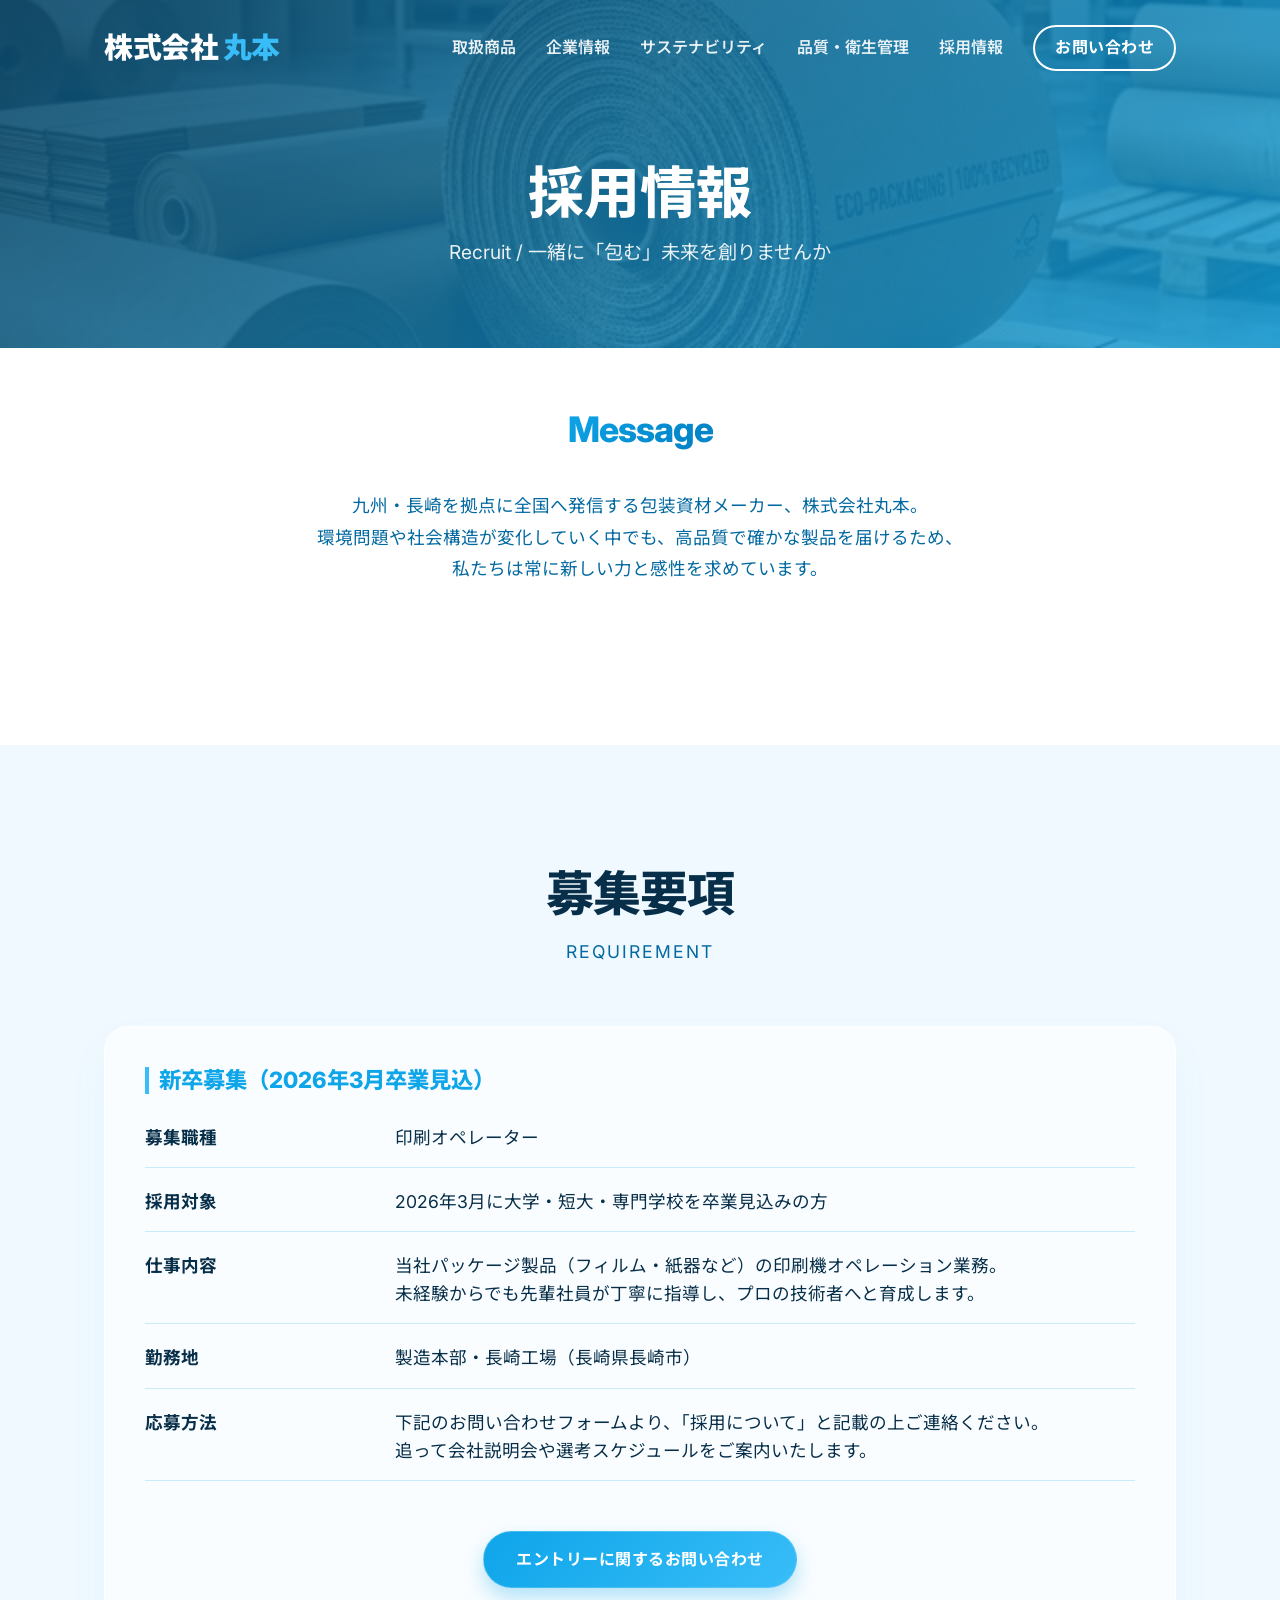
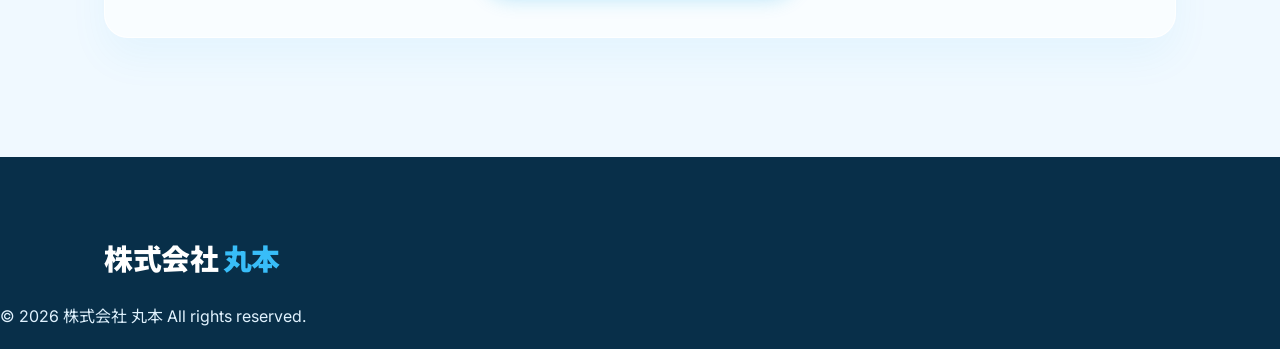
<file: corporate/recruit.html>
<!DOCTYPE html>
<html lang="ja">
<head>
    <meta charset="UTF-8">
    <meta name="viewport" content="width=device-width, initial-scale=1.0">
    <title>採用情報 | 株式会社 丸本</title>
    <link rel="stylesheet" href="style.css">
    <link href="https://fonts.googleapis.com/css2?family=Inter:wght@400;600;800&family=Noto+Sans+JP:wght@400;700;900&display=swap" rel="stylesheet">
</head>
<body class="page-fade-in">
    <!-- Custom Loader -->
    <div id="loader">
        <div class="loader-logo">Marumoto<span>Pkg</span></div>
    </div>
    
    <header class="navbar">
        <div class="container nav-content">
            <a href="index.html" class="logo">株式会社 <span>丸本</span></a>
            <nav class="nav-links">
                <a href="services.html" class="link-hover">取扱商品</a>
                <a href="about.html" class="link-hover">企業情報</a>
                <a href="sustainability.html" class="link-hover">サステナビリティ</a>
                <a href="quality.html" class="link-hover">品質・衛生管理</a>
                <a href="recruit.html" class="link-hover">採用情報</a>
                <a href="contact.html" class="btn btn-outline glow-btn" style="padding: 8px 20px;">お問い合わせ</a>
            </nav>
        </div>
    </header>

    <div class="page-header">
        <div class="container reveal">
            <h1>採用情報</h1>
            <p>Recruit / 一緒に「包む」未来を創りませんか</p>
        </div>
    </div>

    <section class="about" style="padding-top: 60px;">
        <div class="container reveal">
            <div class="section-header" style="text-align:center; margin-bottom: 40px;">
                <h2 style="font-size: 2.2rem;"><span class="gradient-text">Message</span></h2>
            </div>
            <div style="max-width: 800px; margin: 0 auto; text-align: center; color: var(--text-muted); font-size: 1.1rem; line-height: 1.8; margin-bottom: 60px;">
                <p>九州・長崎を拠点に全国へ発信する包装資材メーカー、株式会社丸本。<br>環境問題や社会構造が変化していく中でも、高品質で確かな製品を届けるため、<br>私たちは常に新しい力と感性を求めています。</p>
            </div>
        </div>
    </section>

    <section class="services" style="background: var(--bg-light);">
        <div class="container reveal">
            <div class="section-header">
                <h2>募集要項</h2>
                <p>Requirement</p>
            </div>
            <div class="services-grid" style="grid-template-columns: 1fr;">
                <div class="service-card reveal" style="padding: 40px; display: grid; gap: 20px; font-size: 1.1rem;">
                    
                    <h3 style="color: var(--primary); font-size: 1.4rem; border-left: 4px solid var(--secondary); padding-left: 10px; margin-bottom: 10px;">新卒募集（2026年3月卒業見込）</h3>
                    
                    <div style="display: flex; border-bottom: 1px solid rgba(14, 165, 233, 0.2); padding-bottom: 15px;">
                        <strong style="width: 250px; color: var(--text-main);">募集職種</strong>
                        <span>印刷オペレーター</span>
                    </div>
                    <div style="display: flex; border-bottom: 1px solid rgba(14, 165, 233, 0.2); padding-bottom: 15px;">
                        <strong style="width: 250px; color: var(--text-main);">採用対象</strong>
                        <span>2026年3月に大学・短大・専門学校を卒業見込みの方</span>
                    </div>
                    <div style="display: flex; border-bottom: 1px solid rgba(14, 165, 233, 0.2); padding-bottom: 15px;">
                        <strong style="width: 250px; color: var(--text-main);">仕事内容</strong>
                        <span>当社パッケージ製品（フィルム・紙器など）の印刷機オペレーション業務。<br>未経験からでも先輩社員が丁寧に指導し、プロの技術者へと育成します。</span>
                    </div>
                    <div style="display: flex; border-bottom: 1px solid rgba(14, 165, 233, 0.2); padding-bottom: 15px;">
                        <strong style="width: 250px; color: var(--text-main);">勤務地</strong>
                        <span>製造本部・長崎工場（長崎県長崎市）</span>
                    </div>
                    <div style="display: flex; border-bottom: 1px solid rgba(14, 165, 233, 0.2); padding-bottom: 15px;">
                        <strong style="width: 250px; color: var(--text-main);">応募方法</strong>
                        <span>下記のお問い合わせフォームより、「採用について」と記載の上ご連絡ください。<br>追って会社説明会や選考スケジュールをご案内いたします。</span>
                    </div>

                    <div style="margin-top: 30px; text-align: center;">
                        <a href="contact.html" class="btn btn-primary shiny-btn">エントリーに関するお問い合わせ</a>
                    </div>
                </div>
            </div>
        </div>
    </section>

    <footer class="footer">
        <div class="container footer-content" style="margin-bottom: 20px;">
            <div class="footer-brand">
                <a href="index.html" class="logo">株式会社 <span>丸本</span></a>
            </div>
        </div>
        <div class="footer-bottom">
            <p>&copy; 2026 株式会社 丸本 All rights reserved.</p>
        </div>
    </footer>
    
    <script src="main.js"></script>
</body>
</html>
</file>
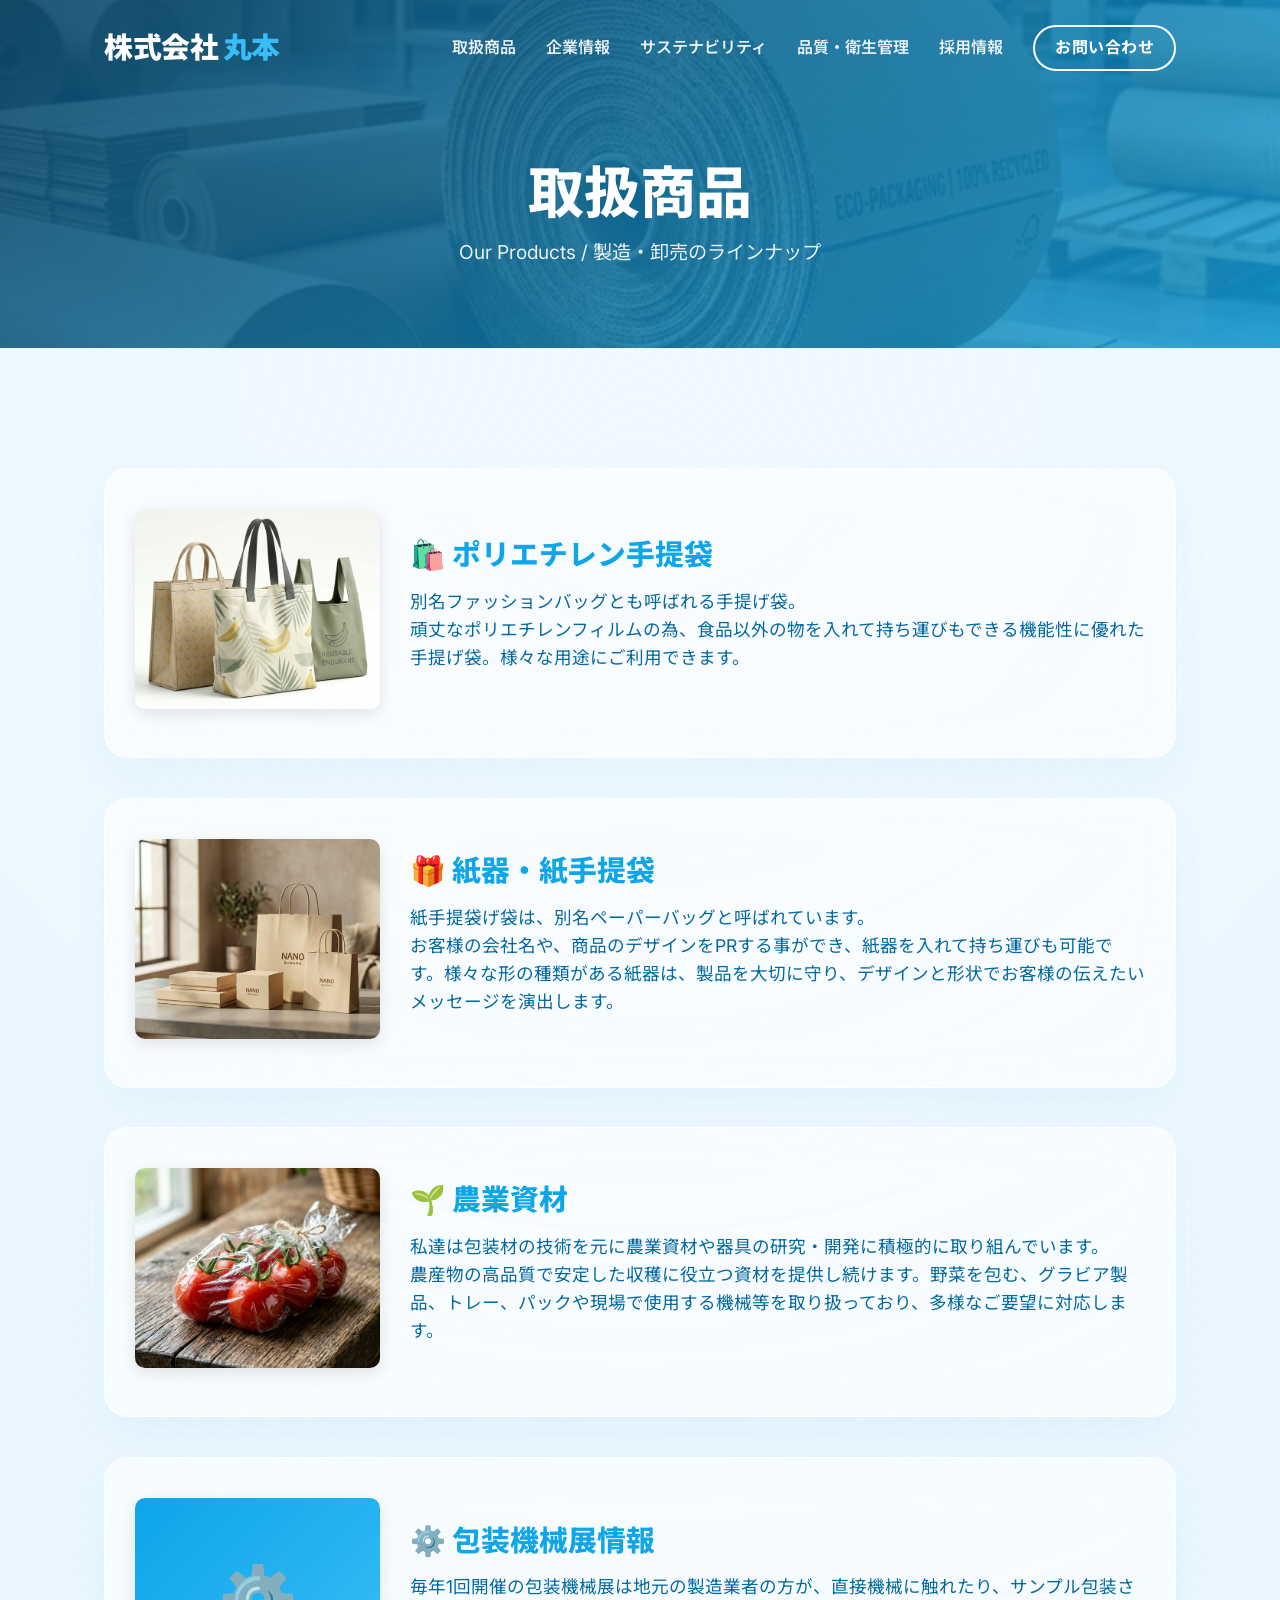
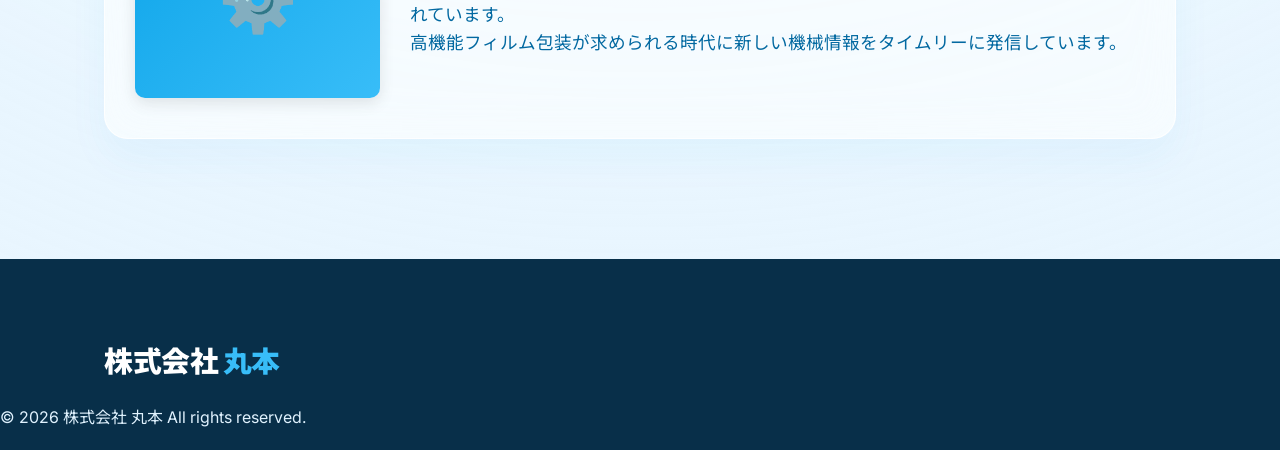
<file: corporate/services.html>
<!DOCTYPE html>
<html lang="ja">
<head>
    <meta charset="UTF-8">
    <meta name="viewport" content="width=device-width, initial-scale=1.0">
    <title>取扱商品 | 株式会社 丸本</title>
    <link rel="stylesheet" href="style.css">
    <link href="https://fonts.googleapis.com/css2?family=Inter:wght@400;600;800&family=Noto+Sans+JP:wght@400;700;900&display=swap" rel="stylesheet">
</head>
<body class="page-fade-in">
    <div id="loader">
        <div class="loader-logo">Marumoto<span>Pkg</span></div>
    </div>
    <header class="navbar">
        <div class="container nav-content">
            <a href="index.html" class="logo">株式会社 <span>丸本</span></a>
            <nav class="nav-links">
                <a href="services.html" class="link-hover">取扱商品</a>
                <a href="about.html" class="link-hover">企業情報</a>
                <a href="sustainability.html" class="link-hover">サステナビリティ</a>
                <a href="quality.html" class="link-hover">品質・衛生管理</a>
                <a href="recruit.html" class="link-hover">採用情報</a>
                <a href="contact.html" class="btn btn-outline glow-btn" style="padding: 8px 20px;">お問い合わせ</a>
            </nav>
        </div>
    </header>

    <div class="page-header">
        <div class="container reveal">
            <h1>取扱商品</h1>
            <p>Our Products / 製造・卸売のラインナップ</p>
        </div>
    </div>

    <section class="services">
        <div class="container">
            <div class="services-grid" style="grid-template-columns: 1fr; gap: 40px;">
                
                <div class="service-card reveal" style="display:flex; gap:30px; align-items:center;">
                    <div style="flex:1;">
                        <img src="poly.png" style="width:100%; height:200px; object-fit:cover; border-radius:10px; box-shadow: 0 5px 15px rgba(0,0,0,0.1);" alt="ポリエチレン手提袋">
                    </div>
                    <div style="flex:3;">
                        <h3 style="font-size:1.8rem; margin-bottom:15px; color:var(--primary);">🛍️ ポリエチレン手提袋</h3>
                        <p style="margin-bottom:15px; font-size:1.1rem;">別名ファッションバッグとも呼ばれる手提げ袋。<br>頑丈なポリエチレンフィルムの為、食品以外の物を入れて持ち運びもできる機能性に優れた手提げ袋。様々な用途にご利用できます。</p>
                    </div>
                </div>

                <div class="service-card reveal" style="display:flex; gap:30px; align-items:center;">
                    <div style="flex:1;">
                        <img src="paper.png" style="width:100%; height:200px; object-fit:cover; border-radius:10px; box-shadow: 0 5px 15px rgba(0,0,0,0.1);" alt="紙器・紙手提袋">
                    </div>
                    <div style="flex:3;">
                        <h3 style="font-size:1.8rem; margin-bottom:15px; color:var(--primary);">🎁 紙器・紙手提袋</h3>
                        <p style="margin-bottom:15px; font-size:1.1rem;">紙手提袋げ袋は、別名ペーパーバッグと呼ばれています。<br>お客様の会社名や、商品のデザインをPRする事ができ、紙器を入れて持ち運びも可能です。様々な形の種類がある紙器は、製品を大切に守り、デザインと形状でお客様の伝えたいメッセージを演出します。</p>
                    </div>
                </div>

                <div class="service-card reveal" style="display:flex; gap:30px; align-items:center;">
                    <div style="flex:1;">
                        <img src="agri.png" style="width:100%; height:200px; object-fit:cover; border-radius:10px; box-shadow: 0 5px 15px rgba(0,0,0,0.1);" alt="農業資材">
                    </div>
                    <div style="flex:3;">
                        <h3 style="font-size:1.8rem; margin-bottom:15px; color:var(--primary);">🌱 農業資材</h3>
                        <p style="margin-bottom:15px; font-size:1.1rem;">私達は包装材の技術を元に農業資材や器具の研究・開発に積極的に取り組んでいます。<br>農産物の高品質で安定した収穫に役立つ資材を提供し続けます。野菜を包む、グラビア製品、トレー、パックや現場で使用する機械等を取り扱っており、多様なご要望に対応します。</p>
                    </div>
                </div>
                
                <div class="service-card reveal" style="display:flex; gap:30px; align-items:center;">
                    <div style="flex:1;">
                        <div style="width:100%; height:200px; border-radius:10px; background:linear-gradient(135deg, var(--primary), var(--secondary)); display:flex; align-items:center; justify-content:center; font-size:4rem; box-shadow: 0 5px 15px rgba(0,0,0,0.1);">⚙️</div>
                    </div>
                    <div style="flex:3;">
                        <h3 style="font-size:1.8rem; margin-bottom:15px; color:var(--primary);">⚙️ 包装機械展情報</h3>
                        <p style="margin-bottom:15px; font-size:1.1rem;">毎年1回開催の包装機械展は地元の製造業者の方が、直接機械に触れたり、サンプル包装されています。<br>高機能フィルム包装が求められる時代に新しい機械情報をタイムリーに発信しています。</p>
                    </div>
                </div>

            </div>
        </div>
    </section>

    <footer class="footer">
        <div class="container footer-content" style="margin-bottom: 20px;">
            <div class="footer-brand">
                <a href="index.html" class="logo">株式会社 <span>丸本</span></a>
            </div>
        </div>
        <div class="footer-bottom">
            <p>&copy; 2026 株式会社 丸本 All rights reserved.</p>
        </div>
    </footer>
    
    <script src="main.js"></script>
</body>
</html>
</file>
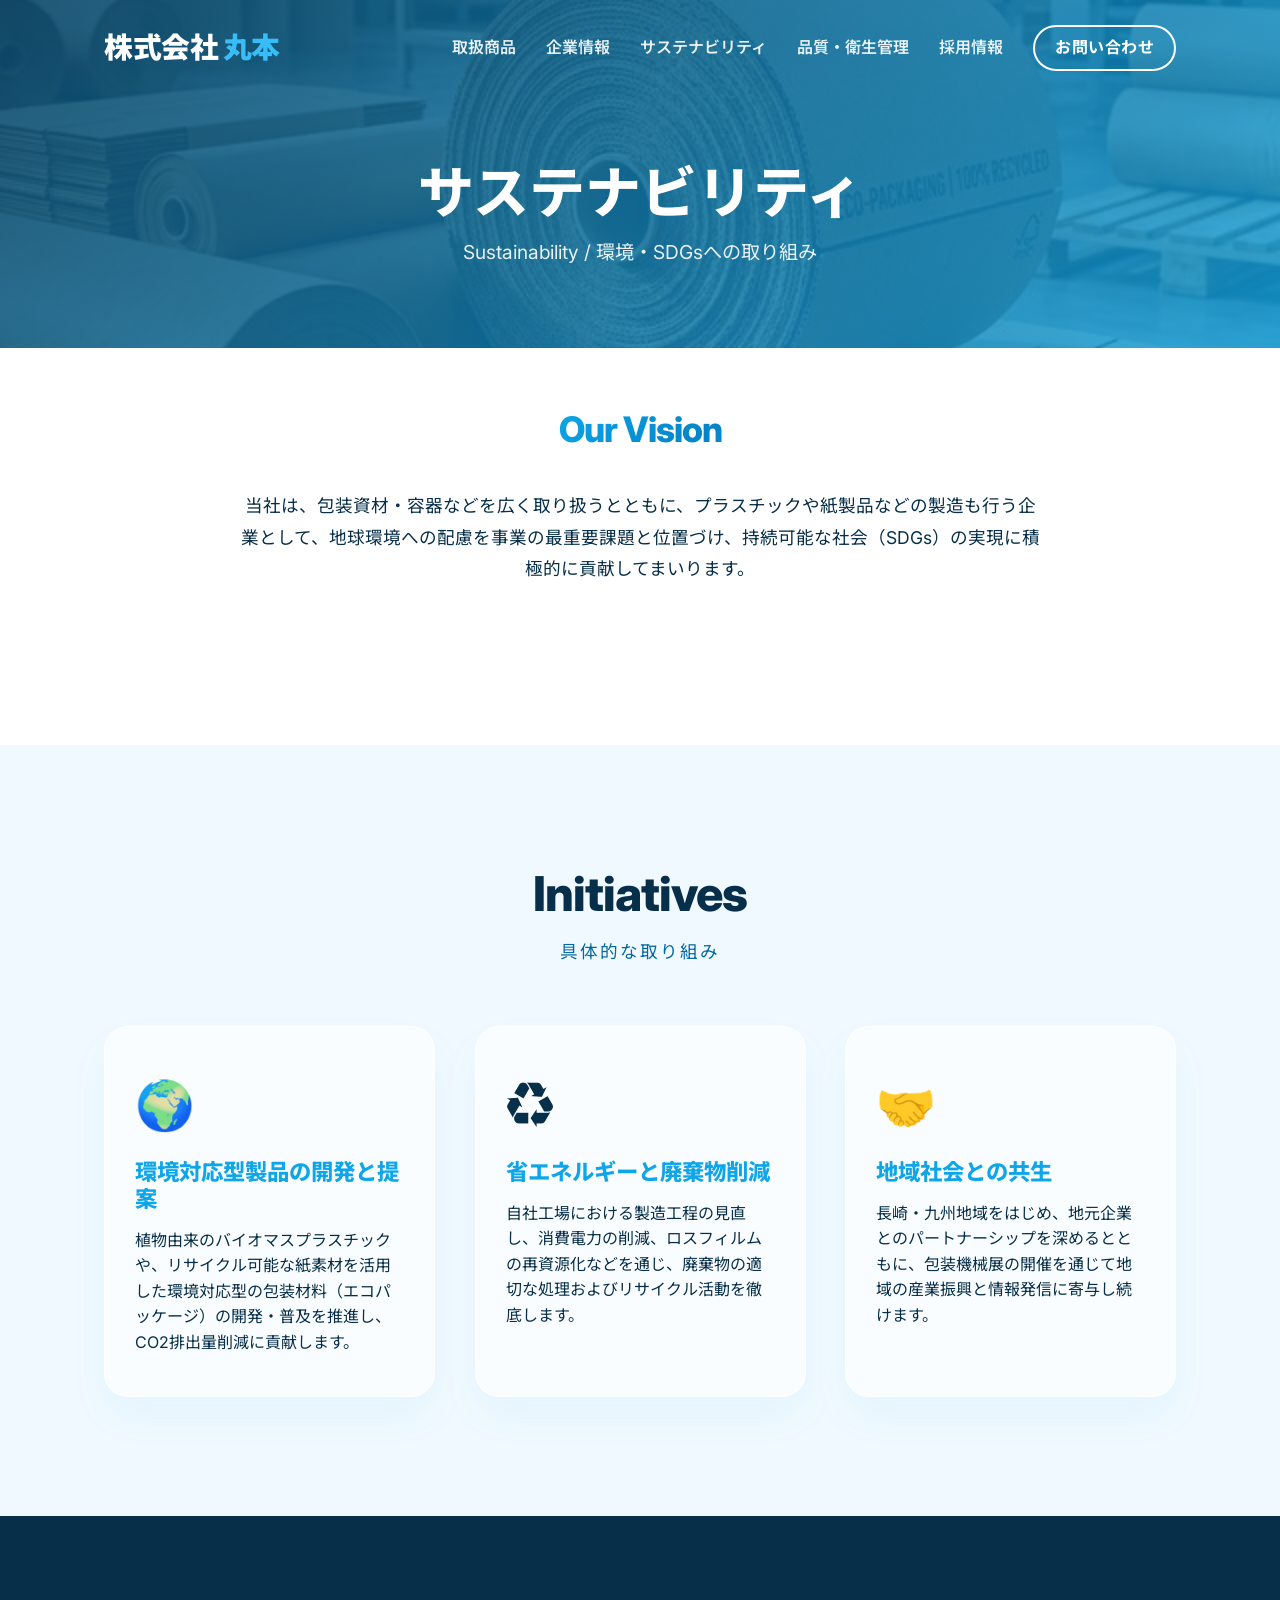
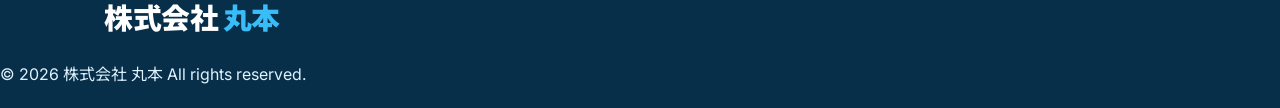
<file: corporate/sustainability.html>
<!DOCTYPE html>
<html lang="ja">
<head>
    <meta charset="UTF-8">
    <meta name="viewport" content="width=device-width, initial-scale=1.0">
    <title>サステナビリティ | 株式会社 丸本</title>
    <link rel="stylesheet" href="style.css">
    <link href="https://fonts.googleapis.com/css2?family=Inter:wght@400;600;800&family=Noto+Sans+JP:wght@400;700;900&display=swap" rel="stylesheet">
</head>
<body class="page-fade-in">
    <div id="loader">
        <div class="loader-logo">Marumoto<span>Pkg</span></div>
    </div>
    
    <header class="navbar">
        <div class="container nav-content">
            <a href="index.html" class="logo">株式会社 <span>丸本</span></a>
            <nav class="nav-links">
                <a href="services.html" class="link-hover">取扱商品</a>
                <a href="about.html" class="link-hover">企業情報</a>
                <a href="sustainability.html" class="link-hover">サステナビリティ</a>
                <a href="quality.html" class="link-hover">品質・衛生管理</a>
                <a href="recruit.html" class="link-hover">採用情報</a>
                <a href="contact.html" class="btn btn-outline glow-btn" style="padding: 8px 20px;">お問い合わせ</a>
            </nav>
        </div>
    </header>

    <div class="page-header">
        <div class="container reveal">
            <h1>サステナビリティ</h1>
            <p>Sustainability / 環境・SDGsへの取り組み</p>
        </div>
    </div>

    <section class="about" style="padding-top: 60px;">
        <div class="container reveal">
            <div class="section-header" style="text-align:center; margin-bottom: 40px;">
                <h2 style="font-size: 2.2rem;"><span class="gradient-text">Our Vision</span></h2>
            </div>
            <div style="max-width: 800px; margin: 0 auto; text-align: center; color: var(--text-main); font-size: 1.1rem; line-height: 1.8; margin-bottom: 60px;">
                <p>当社は、包装資材・容器などを広く取り扱うとともに、プラスチックや紙製品などの製造も行う企業として、地球環境への配慮を事業の最重要課題と位置づけ、持続可能な社会（SDGs）の実現に積極的に貢献してまいります。</p>
            </div>
        </div>
    </section>

    <section class="services" style="background: var(--bg-light);">
        <div class="container reveal">
            <div class="section-header">
                <h2>Initiatives</h2>
                <p>具体的な取り組み</p>
            </div>
            <div class="services-grid">
                
                <div class="service-card reveal">
                    <div style="font-size: 3rem; margin-bottom: 15px;">🌍</div>
                    <h3 style="color: var(--primary);">環境対応型製品の開発と提案</h3>
                    <p style="color: var(--text-main); line-height: 1.6;">植物由来のバイオマスプラスチックや、リサイクル可能な紙素材を活用した環境対応型の包装材料（エコパッケージ）の開発・普及を推進し、CO2排出量削減に貢献します。</p>
                </div>

                <div class="service-card reveal" style="transition-delay: 0.1s;">
                    <div style="font-size: 3rem; margin-bottom: 15px;">♻️</div>
                    <h3 style="color: var(--primary);">省エネルギーと廃棄物削減</h3>
                    <p style="color: var(--text-main); line-height: 1.6;">自社工場における製造工程の見直し、消費電力の削減、ロスフィルムの再資源化などを通じ、廃棄物の適切な処理およびリサイクル活動を徹底します。</p>
                </div>

                <div class="service-card reveal" style="transition-delay: 0.2s;">
                    <div style="font-size: 3rem; margin-bottom: 15px;">🤝</div>
                    <h3 style="color: var(--primary);">地域社会との共生</h3>
                    <p style="color: var(--text-main); line-height: 1.6;">長崎・九州地域をはじめ、地元企業とのパートナーシップを深めるとともに、包装機械展の開催を通じて地域の産業振興と情報発信に寄与し続けます。</p>
                </div>

            </div>
        </div>
    </section>

    <footer class="footer">
        <div class="container footer-content" style="margin-bottom: 20px;">
            <div class="footer-brand">
                <a href="index.html" class="logo">株式会社 <span>丸本</span></a>
            </div>
        </div>
        <div class="footer-bottom">
            <p>&copy; 2026 株式会社 丸本 All rights reserved.</p>
        </div>
    </footer>
    
    <script src="main.js"></script>
</body>
</html>
</file>
<file: style.css>
/* style.css - Sky Blue Premium Corporate Homepage */

:root {
    /* Sky Blue Palette */
    --primary: #0ea5e9;
    --primary-dark: #0284c7;
    --secondary: #38bdf8;
    --accent: #0284c7;
    --accent-light: #7dd3fc;
    --bg-light: #f0f9ff; /* Soft sky blue base */
    --bg-dark: #0c4a6e;  /* Deep sky background */
    --text-main: #082f49; /* Dark sky text */
    --text-muted: #0369a1; 
    --white: #ffffff;
    
    --font-ui: 'Inter', 'Noto Sans JP', sans-serif;
    --transition-fast: 0.2s ease-in-out;
    --transition-smooth: 0.4s cubic-bezier(0.16, 1, 0.3, 1);
}

/* Dark Mode Overrides (Deep Midnight Sky) */
body.dark-mode {
    --bg-light: #082f49;
    --bg-dark: #042f2e; /* dark cyan/sky mix */
    --text-main: #e0f2fe;
    --text-muted: #7dd3fc;
    --white: #0c4a6e;
}

/* Custom Scrollbar */
::-webkit-scrollbar { width: 8px; }
::-webkit-scrollbar-track { background: var(--bg-dark); }
::-webkit-scrollbar-thumb { background: rgba(14, 165, 233, 0.5); border-radius: 4px; }
::-webkit-scrollbar-thumb:hover { background: var(--primary); }

* { box-sizing: border-box; margin: 0; padding: 0; }
html { scroll-behavior: auto; }

/* Loader Splash Screen */
#loader { position: fixed; inset: 0; background: var(--bg-dark); z-index: 99999; display: flex; align-items: center; justify-content: center; transition: opacity 0.6s ease, visibility 0.6s; }
#loader.hidden { opacity: 0; visibility: hidden; }
.loader-logo { font-size: 3rem; font-weight: 900; color: #fff; letter-spacing: -1px; animation: pulseLogo 1.5s infinite alternate; }
.loader-logo span { color: var(--accent-light); }
@keyframes pulseLogo { 0% { opacity: 0.5; transform: scale(0.9); } 100% { opacity: 1; transform: scale(1.1); filter: drop-shadow(0 0 15px var(--primary)); } }

/* Typing Text Cursor Animation */
.cursor { display: inline-block; width: 3px; background-color: var(--primary); animation: blink 1s step-end infinite; margin-left: 5px; vertical-align: bottom; height: 1em; }
@keyframes blink { 50% { opacity: 0; } }

body { font-family: var(--font-ui); color: var(--text-main); background-color: var(--bg-light); line-height: 1.6; overflow-x: hidden; transition: background-color var(--transition-smooth), color var(--transition-smooth); }
.page-fade-in { animation: fadeInPage 0.8s ease-out forwards; }
@keyframes fadeInPage { 0% { opacity: 0; transform: translateY(10px); } 100% { opacity: 1; transform: translateY(0); } }

h1, h2, h3, h4 { font-weight: 800; line-height: 1.2; color: var(--text-main); }
a { text-decoration: none; color: inherit; transition: color var(--transition-fast); }
.container { max-width: 1200px; margin: 0 auto; padding: 0 5%; z-index: 10; position: relative; }

/* Gradient Text Animation */
.gradient-text { background: linear-gradient(-45deg, var(--primary), var(--secondary), var(--primary-dark), var(--primary)); background-size: 300%; -webkit-background-clip: text; -webkit-text-fill-color: transparent; animation: gradientPan 6s ease infinite; }
@keyframes gradientPan { 0% { background-position: 0% 50%; } 50% { background-position: 100% 50%; } 100% { background-position: 0% 50%; } }

/* Buttons - Premium Elevated */
.btn { display: inline-block; padding: 15px 32px; border-radius: 50px; font-weight: 700; font-size: 1rem; transition: all 0.4s cubic-bezier(0.16, 1, 0.3, 1); text-align: center; border: none; position: relative; overflow: hidden; letter-spacing: 0.5px; z-index: 1; }
.btn-primary { background: linear-gradient(135deg, var(--primary), var(--secondary)); color: #fff; box-shadow: 0 10px 20px rgba(14, 165, 233, 0.3); border: 1px solid rgba(255,255,255,0.2); }
.btn-primary::before { content: ''; position: absolute; inset: 0; background: linear-gradient(135deg, var(--secondary), var(--primary)); opacity: 0; transition: opacity 0.4s; z-index: -1; }
.btn-primary:hover::before { opacity: 1; }
.btn-secondary { background: rgba(255, 255, 255, 0.15); color: #fff; backdrop-filter: blur(15px); border: 1px solid rgba(255, 255, 255, 0.3); box-shadow: 0 10px 30px rgba(0,0,0,0.1); }
.btn-outline { border: 2px solid #fff; color: #fff; background: transparent; }
.btn-light { background: #fff; color: var(--primary); box-shadow: 0 4px 15px rgba(14, 165, 233, 0.15); }
.shiny-btn::after { content: ''; position: absolute; top: 0; left: -100%; width: 50%; height: 100%; background: linear-gradient(to right, transparent, rgba(255,255,255,0.4), transparent); transform: skewX(-25deg); opacity: 0; }
.shiny-btn:hover { transform: translateY(-3px); box-shadow: 0 10px 25px rgba(14, 165, 233, 0.5); }
.shiny-btn:hover::after { animation: shine 0.6s ease-out forwards; opacity: 1; }
@keyframes shine { 100% { left: 150%; } }
.hover-pop:hover { transform: translateY(-4px) scale(1.02); box-shadow: 0 15px 30px rgba(14, 165, 233, 0.2); }
.glow-btn { transition: all 0.3s ease; }
.glow-btn:hover { background: #fff; color: var(--primary); box-shadow: 0 0 15px rgba(255,255,255,0.8); }

.link-hover { position: relative; }
.link-hover::after { content: ''; position: absolute; width: 0; height: 2px; bottom: -2px; left: 0; background-color: var(--secondary); transition: width 0.3s ease; }
.link-hover:hover::after { width: 100%; }

.dark-mode-btn { background: none; border: none; font-size: 1.2rem; transition: transform 0.2s, filter 0.2s; outline: none; cursor: pointer; }
.dark-mode-btn:hover { transform: scale(1.2) rotate(10deg); filter: brightness(1.2); }

/* Navbar - Premium Floating Pill */
.navbar { position: fixed; top: 0; width: 100%; z-index: 100; padding: 25px 0; transition: all var(--transition-smooth); background: transparent; display: flex; justify-content: center; }
.navbar .nav-content { transition: all var(--transition-smooth); width: 100%; }
.navbar.scrolled { padding: 15px 0; background: transparent; }
.navbar.scrolled .nav-content { max-width: 1000px; background: rgba(255, 255, 255, 0.85); backdrop-filter: blur(20px); padding: 12px 40px; border-radius: 50px; box-shadow: 0 20px 40px rgba(14, 165, 233, 0.1); border: 1px solid rgba(255,255,255,0.8); }
body.dark-mode .navbar.scrolled .nav-content { background: rgba(8, 47, 73, 0.7); border: 1px solid rgba(14, 165, 233, 0.3); box-shadow: 0 20px 40px rgba(0,0,0,0.5); }
.navbar.scrolled .nav-links a:not(.btn) { color: var(--text-main); }
body.dark-mode .navbar.scrolled .nav-links a:not(.btn) { color: #fff; }
.navbar.scrolled .logo { color: var(--primary-dark); }
body.dark-mode .navbar.scrolled .logo { color: #fff; }
.nav-content { display: flex; justify-content: space-between; align-items: center; }
.logo { font-size: 1.8rem; font-weight: 900; color: #fff; letter-spacing: -0.5px; transition: color 0.3s; }
.logo span { color: var(--secondary); }
.nav-links { display: flex; align-items: center; gap: 30px; }
.nav-links a:not(.btn) { color: #fff; font-weight: 600; opacity: 0.9; transition: opacity 0.2s, color 0.2s; }
.nav-links a:not(.btn):hover { opacity: 1; color: var(--secondary); }

/* Scroll Reveal Animations */
.reveal { opacity: 0; transform: translateY(40px) scale(0.98); transition: all 0.8s cubic-bezier(0.25, 1, 0.5, 1); filter: blur(5px); }
.reveal.active { opacity: 1; transform: translateY(0) scale(1); filter: blur(0); }

/* Subpage Header */
.page-header { padding: 160px 0 80px; background: linear-gradient(135deg, rgba(12, 74, 110, 0.9), rgba(14, 165, 233, 0.8)), url('hero.png') center/cover no-repeat; color: #fff; text-align: center; }
.page-header h1 { font-size: 3.5rem; color: #fff; margin-bottom: 10px; }
.page-header p { font-size: 1.2rem; opacity: 0.9; }

/* Premium Hero Section with Aurora & Glass Effects */
.hero { position: relative; height: 100vh; min-height: 700px; display: flex; align-items: center; background: url('hero.png') center/cover no-repeat; background-attachment: fixed; color: #fff; overflow: hidden; }
.hero-overlay { position: absolute; inset: 0; background: radial-gradient(circle at top left, rgba(14, 165, 233, 0.4) 0%, transparent 40%), radial-gradient(circle at bottom right, rgba(56, 189, 248, 0.4) 0%, transparent 40%), linear-gradient(135deg, rgba(8, 47, 73, 0.9) 0%, rgba(2, 132, 199, 0.6) 100%); z-index: 1; backdrop-filter: blur(4px); }
.hero::before, .hero::after { content: ''; position: absolute; border-radius: 50%; filter: blur(100px); z-index: 0; opacity: 0.8; animation: floatAurora 15s infinite alternate cubic-bezier(0.4, 0, 0.2, 1); pointer-events: none; mix-blend-mode: screen; }
.hero::before { width: 50vw; height: 50vw; background: linear-gradient(to right, #0ea5e9, #38bdf8); left: -10vw; top: -10vh; }
.hero::after { width: 40vw; height: 40vw; background: linear-gradient(to right, #0284c7, #818cf8); right: -5vw; bottom: -5vh; animation-duration: 20s; animation-direction: alternate-reverse; }
@keyframes floatAurora { 0% { transform: translate(0,0) scale(1) rotate(0deg); } 50% { transform: translate(10vw, 5vh) scale(1.1) rotate(90deg); } 100% { transform: translate(-5vw, 10vh) scale(0.9) rotate(180deg); } }
.parallax-content { will-change: transform; transition: transform 0.1s linear; position: relative; z-index: 2; border-radius: 30px; padding: 50px 60px; background: rgba(255, 255, 255, 0.05); backdrop-filter: blur(25px); border: 1px solid rgba(255, 255, 255, 0.15); box-shadow: 0 30px 60px rgba(0,0,0,0.3); }

.badge { display: inline-block; padding: 6px 14px; border-radius: 20px; background: rgba(255,255,255,0.2); backdrop-filter: blur(5px); border: 1px solid rgba(255,255,255,0.4); font-size: 0.85rem; font-weight: 600; margin-bottom: 25px; text-transform: uppercase; color:#fff; box-shadow: 0 4px 10px rgba(0,0,0,0.1); }
.hero h1 { font-size: 4.5rem; color: #fff; margin-bottom: 24px; letter-spacing: -1.5px; min-height: 120px; text-shadow: 0 10px 30px rgba(14, 165, 233, 0.5); }
.hero p { font-size: 1.25rem; color: rgba(255,255,255,0.9); margin-bottom: 40px; max-width: 600px; line-height: 1.8; margin-left: auto; margin-right: auto; }
.hero-buttons { display: flex; gap: 20px; justify-content: center; }

/* FAQ Accordion */
.faq-section { padding: 100px 0; background: var(--white); color: var(--text-main); }
body.dark-mode .faq-section { background: var(--bg-dark); }
.faq-list { max-width: 800px; margin: 0 auto; display: flex; flex-direction: column; gap: 15px; }
.faq-item { background: var(--bg-light); border-radius: 8px; border: 1px solid rgba(14, 165, 233, 0.2); overflow: hidden; transition: all 0.3s; }
body.dark-mode .faq-item { background: rgba(14, 165, 233, 0.1); border-color: rgba(14, 165, 233, 0.2); }
.faq-question { padding: 25px 30px; font-weight: 600; font-size: 1.1rem; display: flex; justify-content: space-between; align-items: center; transition: color 0.3s ease; cursor: pointer; }
.faq-question:hover { color: var(--primary); }
.faq-question .icon { font-size: 1.5rem; color: var(--primary); transition: transform 0.4s cubic-bezier(0.175, 0.885, 0.32, 1.275); }
.faq-answer { max-height: 0; overflow: hidden; transition: max-height 0.4s ease, opacity 0.4s ease; opacity: 0; background: rgba(14, 165, 233, 0.05); }
.faq-answer p { padding: 0 30px 25px; color: var(--text-muted); }
.faq-item.active .faq-answer { max-height: 250px; opacity: 1; }
.faq-item.active .faq-question .icon { transform: rotate(45deg); }


/* Services Glassmorphism Cards */
.services { padding: 120px 0; background: radial-gradient(circle at top center, var(--bg-light) 0%, rgba(224, 242, 254, 0.5) 100%); }
body.dark-mode .services { background: radial-gradient(circle at top center, var(--bg-dark) 0%, #042f2e 100%); }
.section-header { text-align: center; margin-bottom: 60px; }
.section-header h2 { font-size: 3rem; margin-bottom: 15px; letter-spacing: -1px; }
.section-header p { font-size: 1.1rem; color: var(--text-muted); text-transform: uppercase; letter-spacing: 2px; }
.services-grid { display: grid; grid-template-columns: repeat(auto-fit, minmax(320px, 1fr)); gap: 40px; perspective: 1200px; }
.service-card { background: rgba(255, 255, 255, 0.6); backdrop-filter: blur(20px); padding: 40px 30px; border-radius: 24px; border: 1px solid rgba(255, 255, 255, 0.8); transition: all 0.5s cubic-bezier(0.16, 1, 0.3, 1); position: relative; overflow: hidden; z-index: 1; transform-style: preserve-3d; will-change: transform; box-shadow: 0 20px 40px rgba(14, 165, 233, 0.05); }
body.dark-mode .service-card { background: rgba(8, 47, 73, 0.4); border: 1px solid rgba(56, 189, 248, 0.1); box-shadow: 0 20px 40px rgba(0,0,0,0.3); }
.service-card::after { content: ''; position: absolute; inset: 0; background: linear-gradient(135deg, transparent, rgba(255,255,255,0.3)); opacity: 0; transition: 0.5s; z-index: -1; }
.service-card:hover::after { opacity: 1; }
.service-card:hover { box-shadow: 0 30px 60px rgba(14, 165, 233, 0.15); border-color: rgba(56, 189, 248, 0.5); transform: translateY(-10px); }
.service-card .icon { font-size: 3.5rem; margin-bottom: 20px; transform: translateZ(30px); }
.service-card h3 { font-size: 1.4rem; margin-bottom: 15px; transform: translateZ(20px); }
.service-card p { transform: translateZ(10px); color: var(--text-muted); }

/* About Section */
.about { padding: 100px 0; background-color: var(--white); }
body.dark-mode .about { background-color: var(--bg-dark); }
.about-content { display: grid; grid-template-columns: 1fr 1fr; gap: 60px; align-items: center; }
.about-text h2 { font-size: 3rem; margin-bottom: 24px; }
.about-text p { font-size: 1.1rem; color: var(--text-muted); margin-bottom: 30px; }
.about-stats { display: grid; grid-template-columns: 1fr 1fr; gap: 20px; perspective: 1000px; }
.stat-box { background: var(--bg-light); padding: 30px; border-radius: 12px; text-align: center; box-shadow: 0 10px 30px rgba(14, 165, 233, 0.05); border: 1px solid rgba(14, 165, 233, 0.15); transition: transform var(--transition-smooth), box-shadow var(--transition-smooth); }
body.dark-mode .stat-box { background: rgba(12, 74, 110, 0.6); }
.stat-box:hover { transform: translateY(-8px) scale(1.03); box-shadow: 0 15px 35px rgba(14, 165, 233, 0.15); }
.stat-number { font-size: 3rem; color: var(--primary); margin-bottom: 5px; }
.stat-number span { color: var(--secondary); }

/* Contact Form */
.contact-container { max-width: 700px; margin: 0 auto; background: var(--white); padding: 50px; border-radius: 12px; box-shadow: 0 15px 50px rgba(14, 165, 233, 0.1); border: 1px solid rgba(14, 165, 233, 0.15); }
body.dark-mode .contact-container { background: rgba(12, 74, 110, 0.4); backdrop-filter: blur(10px); }
.form-group { margin-bottom: 25px; }
.form-group label { display: block; font-weight: 600; margin-bottom: 8px; color: var(--text-main); }
.form-control { width: 100%; padding: 14px 18px; border: 1px solid rgba(14, 165, 233, 0.2); border-radius: 8px; background: var(--bg-light); color: var(--text-main); font-family: inherit; font-size: 1rem; transition: all 0.3s cubic-bezier(0.16, 1, 0.3, 1); }
body.dark-mode .form-control { background: rgba(14, 165, 233, 0.1); border-color: rgba(14, 165, 233, 0.3); color: #fff; }
.form-control:focus { outline: none; border-color: var(--primary); box-shadow: 0 0 0 4px rgba(14, 165, 233, 0.2); transform: translateY(-2px); }
textarea.form-control { resize: vertical; min-height: 150px; }

/* CTA Section */
.cta-section { padding: 100px 0; background: linear-gradient(135deg, var(--bg-dark), var(--primary-dark)); color: #fff; text-align: center; position: relative; overflow: hidden; }
.cta-section::after { content: ''; position: absolute; width: 600px; height: 600px; background: radial-gradient(circle, rgba(125, 211, 252, 0.2) 0%, transparent 70%); top: -300px; right: -200px; border-radius: 50%; pointer-events: none;}
.cta-content { position: relative; z-index: 2; max-width: 600px; margin: 0 auto;}
.cta-section h2 { color: #fff; font-size: 2.5rem; margin-bottom: 20px; }

/* Footer */
.footer { background: #082f49; color: #e0f2fe; padding: 80px 0 20px; }
.footer-content { display: grid; grid-template-columns: 1fr 2fr; gap: 60px; margin-bottom: 60px; }
.footer-brand p { margin-top: 20px; color: rgba(224,242,254,0.7); max-width: 300px; }
.footer-links { display: grid; grid-template-columns: repeat(3, 1fr); gap: 30px; }
.link-group h4 { color: #fff; margin-bottom: 20px; font-size: 1.1rem; }
.link-group a { display: block; color: rgba(224,242,254,0.7); margin-bottom: 12px; transition: all 0.2s; }
.link-group a:hover { color: var(--secondary); padding-left: 5px; }

/* Mobile Menu Toggle */
.hamburger { display: none; flex-direction: column; gap: 6px; cursor: pointer; z-index: 200; padding: 10px; }
.hamburger span { display: block; width: 30px; height: 3px; background: var(--primary); transition: 0.3s cubic-bezier(0.16, 1, 0.3, 1); border-radius: 3px; pointer-events: none; }

@media (max-width: 900px) {
    .hamburger { display: flex; }
    .nav-links { position: fixed; top: 0; right: -100%; width: 100vw; height: 100vh; background: rgba(8, 47, 73, 0.98); backdrop-filter: blur(20px); flex-direction: column; justify-content: center; align-items: center; transition: 0.4s cubic-bezier(0.16, 1, 0.3, 1); margin: 0; padding: 0; }
    .nav-links.active { right: 0; }
    .nav-links a:not(.btn) { color: #fff !important; font-size: 1.5rem; margin-bottom: 25px; opacity: 1; text-align: center; }
    .navbar.scrolled .nav-links a:not(.btn) { color: #fff !important; }
    .nav-links .btn { font-size: 1.2rem; padding: 12px 30px; margin-top: 10px; }
    
    .hamburger.active span:nth-child(1) { transform: translateY(9px) rotate(45deg); background: #fff; }
    .hamburger.active span:nth-child(2) { opacity: 0; }
    .hamburger.active span:nth-child(3) { transform: translateY(-9px) rotate(-45deg); background: #fff; }
    
    .hero h1 { font-size: 2.5rem; min-height: 120px; }
    .about-content { grid-template-columns: 1fr; }
    .footer-content { grid-template-columns: 1fr; gap: 40px; }
    .footer-links { grid-template-columns: 1fr 1fr; }
}

.typewriter-wrap {
    display: inline-block;
    text-align: left;
    min-width: 13em;
    white-space: nowrap;
}

/* Smartphone Specific Adjustments */
@media (max-width: 600px) {
    .parallax-content { padding: 30px 20px; border-radius: 20px; width: 100%; overflow: hidden; box-sizing: border-box; }
    .hero { min-height: 100vh; }
    .hero h1 { font-size: min(1.5rem, 6.5vw) !important; min-height: 80px; letter-spacing: 0; line-height: 1.4; margin-bottom: 20px; width: 100%; }
    .typewriter-wrap { min-width: 0 !important; width: 100% !important; white-space: normal !important; text-align: left; display: block; word-break: break-all; overflow-wrap: break-word; }
    .hero p { font-size: 0.95rem; margin-bottom: 25px; line-height: 1.6; width: 100%; white-space: normal; }
    .hero-buttons { flex-direction: column; width: 100%; gap: 10px; display: flex; }
    .hero-buttons .btn { width: 100%; padding: 12px 20px; box-sizing: border-box; }
    .badge { font-size: 0.7rem; padding: 4px 10px; margin-bottom: 15px; white-space: normal; }
    
    .section-header h2 { font-size: 2rem; }
    .contact-container { padding: 30px 20px; }
    .footer-links { grid-template-columns: 1fr; gap: 20px; }
}
</file>
<file: corporate/style.css>
/* style.css - Sky Blue Premium Corporate Homepage */

:root {
    /* Sky Blue Palette */
    --primary: #0ea5e9;
    --primary-dark: #0284c7;
    --secondary: #38bdf8;
    --accent: #0284c7;
    --accent-light: #7dd3fc;
    --bg-light: #f0f9ff; /* Soft sky blue base */
    --bg-dark: #0c4a6e;  /* Deep sky background */
    --text-main: #082f49; /* Dark sky text */
    --text-muted: #0369a1; 
    --white: #ffffff;
    
    --font-ui: 'Inter', 'Noto Sans JP', sans-serif;
    --transition-fast: 0.2s ease-in-out;
    --transition-smooth: 0.4s cubic-bezier(0.16, 1, 0.3, 1);
}

/* Dark Mode Overrides (Deep Midnight Sky) */
body.dark-mode {
    --bg-light: #082f49;
    --bg-dark: #042f2e; /* dark cyan/sky mix */
    --text-main: #e0f2fe;
    --text-muted: #7dd3fc;
    --white: #0c4a6e;
}

/* Custom Scrollbar */
::-webkit-scrollbar { width: 8px; }
::-webkit-scrollbar-track { background: var(--bg-dark); }
::-webkit-scrollbar-thumb { background: rgba(14, 165, 233, 0.5); border-radius: 4px; }
::-webkit-scrollbar-thumb:hover { background: var(--primary); }

* { box-sizing: border-box; margin: 0; padding: 0; }
html { scroll-behavior: auto; }

/* Loader Splash Screen */
#loader { position: fixed; inset: 0; background: var(--bg-dark); z-index: 99999; display: flex; align-items: center; justify-content: center; transition: opacity 0.6s ease, visibility 0.6s; }
#loader.hidden { opacity: 0; visibility: hidden; }
.loader-logo { font-size: 3rem; font-weight: 900; color: #fff; letter-spacing: -1px; animation: pulseLogo 1.5s infinite alternate; }
.loader-logo span { color: var(--accent-light); }
@keyframes pulseLogo { 0% { opacity: 0.5; transform: scale(0.9); } 100% { opacity: 1; transform: scale(1.1); filter: drop-shadow(0 0 15px var(--primary)); } }

/* Typing Text Cursor Animation */
.cursor { display: inline-block; width: 3px; background-color: var(--primary); animation: blink 1s step-end infinite; margin-left: 5px; vertical-align: bottom; height: 1em; }
@keyframes blink { 50% { opacity: 0; } }

body { font-family: var(--font-ui); color: var(--text-main); background-color: var(--bg-light); line-height: 1.6; overflow-x: hidden; transition: background-color var(--transition-smooth), color var(--transition-smooth); }
.page-fade-in { animation: fadeInPage 0.8s ease-out forwards; }
@keyframes fadeInPage { 0% { opacity: 0; transform: translateY(10px); } 100% { opacity: 1; transform: translateY(0); } }

h1, h2, h3, h4 { font-weight: 800; line-height: 1.2; color: var(--text-main); }
a { text-decoration: none; color: inherit; transition: color var(--transition-fast); }
.container { max-width: 1200px; margin: 0 auto; padding: 0 5%; z-index: 10; position: relative; }

/* Gradient Text Animation */
.gradient-text { background: linear-gradient(-45deg, var(--primary), var(--secondary), var(--primary-dark), var(--primary)); background-size: 300%; -webkit-background-clip: text; -webkit-text-fill-color: transparent; animation: gradientPan 6s ease infinite; }
@keyframes gradientPan { 0% { background-position: 0% 50%; } 50% { background-position: 100% 50%; } 100% { background-position: 0% 50%; } }

/* Buttons - Premium Elevated */
.btn { display: inline-block; padding: 15px 32px; border-radius: 50px; font-weight: 700; font-size: 1rem; transition: all 0.4s cubic-bezier(0.16, 1, 0.3, 1); text-align: center; border: none; position: relative; overflow: hidden; letter-spacing: 0.5px; z-index: 1; }
.btn-primary { background: linear-gradient(135deg, var(--primary), var(--secondary)); color: #fff; box-shadow: 0 10px 20px rgba(14, 165, 233, 0.3); border: 1px solid rgba(255,255,255,0.2); }
.btn-primary::before { content: ''; position: absolute; inset: 0; background: linear-gradient(135deg, var(--secondary), var(--primary)); opacity: 0; transition: opacity 0.4s; z-index: -1; }
.btn-primary:hover::before { opacity: 1; }
.btn-secondary { background: rgba(255, 255, 255, 0.15); color: #fff; backdrop-filter: blur(15px); border: 1px solid rgba(255, 255, 255, 0.3); box-shadow: 0 10px 30px rgba(0,0,0,0.1); }
.btn-outline { border: 2px solid #fff; color: #fff; background: transparent; }
.btn-light { background: #fff; color: var(--primary); box-shadow: 0 4px 15px rgba(14, 165, 233, 0.15); }
.shiny-btn::after { content: ''; position: absolute; top: 0; left: -100%; width: 50%; height: 100%; background: linear-gradient(to right, transparent, rgba(255,255,255,0.4), transparent); transform: skewX(-25deg); opacity: 0; }
.shiny-btn:hover { transform: translateY(-3px); box-shadow: 0 10px 25px rgba(14, 165, 233, 0.5); }
.shiny-btn:hover::after { animation: shine 0.6s ease-out forwards; opacity: 1; }
@keyframes shine { 100% { left: 150%; } }
.hover-pop:hover { transform: translateY(-4px) scale(1.02); box-shadow: 0 15px 30px rgba(14, 165, 233, 0.2); }
.glow-btn { transition: all 0.3s ease; }
.glow-btn:hover { background: #fff; color: var(--primary); box-shadow: 0 0 15px rgba(255,255,255,0.8); }

.link-hover { position: relative; }
.link-hover::after { content: ''; position: absolute; width: 0; height: 2px; bottom: -2px; left: 0; background-color: var(--secondary); transition: width 0.3s ease; }
.link-hover:hover::after { width: 100%; }

.dark-mode-btn { background: none; border: none; font-size: 1.2rem; transition: transform 0.2s, filter 0.2s; outline: none; cursor: pointer; }
.dark-mode-btn:hover { transform: scale(1.2) rotate(10deg); filter: brightness(1.2); }

/* Navbar - Premium Floating Pill */
.navbar { position: fixed; top: 0; width: 100%; z-index: 100; padding: 25px 0; transition: all var(--transition-smooth); background: transparent; display: flex; justify-content: center; }
.navbar .nav-content { transition: all var(--transition-smooth); width: 100%; }
.navbar.scrolled { padding: 15px 0; background: transparent; }
.navbar.scrolled .nav-content { max-width: 1000px; background: rgba(255, 255, 255, 0.85); backdrop-filter: blur(20px); padding: 12px 40px; border-radius: 50px; box-shadow: 0 20px 40px rgba(14, 165, 233, 0.1); border: 1px solid rgba(255,255,255,0.8); }
body.dark-mode .navbar.scrolled .nav-content { background: rgba(8, 47, 73, 0.7); border: 1px solid rgba(14, 165, 233, 0.3); box-shadow: 0 20px 40px rgba(0,0,0,0.5); }
.navbar.scrolled .nav-links a:not(.btn) { color: var(--text-main); }
body.dark-mode .navbar.scrolled .nav-links a:not(.btn) { color: #fff; }
.navbar.scrolled .logo { color: var(--primary-dark); }
body.dark-mode .navbar.scrolled .logo { color: #fff; }
.nav-content { display: flex; justify-content: space-between; align-items: center; }
.logo { font-size: 1.8rem; font-weight: 900; color: #fff; letter-spacing: -0.5px; transition: color 0.3s; }
.logo span { color: var(--secondary); }
.nav-links { display: flex; align-items: center; gap: 30px; }
.nav-links a:not(.btn) { color: #fff; font-weight: 600; opacity: 0.9; transition: opacity 0.2s, color 0.2s; }
.nav-links a:not(.btn):hover { opacity: 1; color: var(--secondary); }

/* Scroll Reveal Animations */
.reveal { opacity: 0; transform: translateY(40px) scale(0.98); transition: all 0.8s cubic-bezier(0.25, 1, 0.5, 1); filter: blur(5px); }
.reveal.active { opacity: 1; transform: translateY(0) scale(1); filter: blur(0); }

/* Subpage Header */
.page-header { padding: 160px 0 80px; background: linear-gradient(135deg, rgba(12, 74, 110, 0.9), rgba(14, 165, 233, 0.8)), url('hero.png') center/cover no-repeat; color: #fff; text-align: center; }
.page-header h1 { font-size: 3.5rem; color: #fff; margin-bottom: 10px; }
.page-header p { font-size: 1.2rem; opacity: 0.9; }

/* Premium Hero Section with Aurora & Glass Effects */
.hero { position: relative; height: 100vh; min-height: 700px; display: flex; align-items: center; background: url('hero.png') center/cover no-repeat; background-attachment: fixed; color: #fff; overflow: hidden; }
.hero-overlay { position: absolute; inset: 0; background: radial-gradient(circle at top left, rgba(14, 165, 233, 0.4) 0%, transparent 40%), radial-gradient(circle at bottom right, rgba(56, 189, 248, 0.4) 0%, transparent 40%), linear-gradient(135deg, rgba(8, 47, 73, 0.9) 0%, rgba(2, 132, 199, 0.6) 100%); z-index: 1; backdrop-filter: blur(4px); }
.hero::before, .hero::after { content: ''; position: absolute; border-radius: 50%; filter: blur(100px); z-index: 0; opacity: 0.8; animation: floatAurora 15s infinite alternate cubic-bezier(0.4, 0, 0.2, 1); pointer-events: none; mix-blend-mode: screen; }
.hero::before { width: 50vw; height: 50vw; background: linear-gradient(to right, #0ea5e9, #38bdf8); left: -10vw; top: -10vh; }
.hero::after { width: 40vw; height: 40vw; background: linear-gradient(to right, #0284c7, #818cf8); right: -5vw; bottom: -5vh; animation-duration: 20s; animation-direction: alternate-reverse; }
@keyframes floatAurora { 0% { transform: translate(0,0) scale(1) rotate(0deg); } 50% { transform: translate(10vw, 5vh) scale(1.1) rotate(90deg); } 100% { transform: translate(-5vw, 10vh) scale(0.9) rotate(180deg); } }
.parallax-content { will-change: transform; transition: transform 0.1s linear; position: relative; z-index: 2; border-radius: 30px; padding: 50px 60px; background: rgba(255, 255, 255, 0.05); backdrop-filter: blur(25px); border: 1px solid rgba(255, 255, 255, 0.15); box-shadow: 0 30px 60px rgba(0,0,0,0.3); }

.badge { display: inline-block; padding: 6px 14px; border-radius: 20px; background: rgba(255,255,255,0.2); backdrop-filter: blur(5px); border: 1px solid rgba(255,255,255,0.4); font-size: 0.85rem; font-weight: 600; margin-bottom: 25px; text-transform: uppercase; color:#fff; box-shadow: 0 4px 10px rgba(0,0,0,0.1); }
.hero h1 { font-size: 4.5rem; color: #fff; margin-bottom: 24px; letter-spacing: -1.5px; min-height: 120px; text-shadow: 0 10px 30px rgba(14, 165, 233, 0.5); }
.hero p { font-size: 1.25rem; color: rgba(255,255,255,0.9); margin-bottom: 40px; max-width: 600px; line-height: 1.8; margin-left: auto; margin-right: auto; }
.hero-buttons { display: flex; gap: 20px; justify-content: center; }

/* FAQ Accordion */
.faq-section { padding: 100px 0; background: var(--white); color: var(--text-main); }
body.dark-mode .faq-section { background: var(--bg-dark); }
.faq-list { max-width: 800px; margin: 0 auto; display: flex; flex-direction: column; gap: 15px; }
.faq-item { background: var(--bg-light); border-radius: 8px; border: 1px solid rgba(14, 165, 233, 0.2); overflow: hidden; transition: all 0.3s; }
body.dark-mode .faq-item { background: rgba(14, 165, 233, 0.1); border-color: rgba(14, 165, 233, 0.2); }
.faq-question { padding: 25px 30px; font-weight: 600; font-size: 1.1rem; display: flex; justify-content: space-between; align-items: center; transition: color 0.3s ease; cursor: pointer; }
.faq-question:hover { color: var(--primary); }
.faq-question .icon { font-size: 1.5rem; color: var(--primary); transition: transform 0.4s cubic-bezier(0.175, 0.885, 0.32, 1.275); }
.faq-answer { max-height: 0; overflow: hidden; transition: max-height 0.4s ease, opacity 0.4s ease; opacity: 0; background: rgba(14, 165, 233, 0.05); }
.faq-answer p { padding: 0 30px 25px; color: var(--text-muted); }
.faq-item.active .faq-answer { max-height: 250px; opacity: 1; }
.faq-item.active .faq-question .icon { transform: rotate(45deg); }


/* Services Glassmorphism Cards */
.services { padding: 120px 0; background: radial-gradient(circle at top center, var(--bg-light) 0%, rgba(224, 242, 254, 0.5) 100%); }
body.dark-mode .services { background: radial-gradient(circle at top center, var(--bg-dark) 0%, #042f2e 100%); }
.section-header { text-align: center; margin-bottom: 60px; }
.section-header h2 { font-size: 3rem; margin-bottom: 15px; letter-spacing: -1px; }
.section-header p { font-size: 1.1rem; color: var(--text-muted); text-transform: uppercase; letter-spacing: 2px; }
.services-grid { display: grid; grid-template-columns: repeat(auto-fit, minmax(320px, 1fr)); gap: 40px; perspective: 1200px; }
.service-card { background: rgba(255, 255, 255, 0.6); backdrop-filter: blur(20px); padding: 40px 30px; border-radius: 24px; border: 1px solid rgba(255, 255, 255, 0.8); transition: all 0.5s cubic-bezier(0.16, 1, 0.3, 1); position: relative; overflow: hidden; z-index: 1; transform-style: preserve-3d; will-change: transform; box-shadow: 0 20px 40px rgba(14, 165, 233, 0.05); }
body.dark-mode .service-card { background: rgba(8, 47, 73, 0.4); border: 1px solid rgba(56, 189, 248, 0.1); box-shadow: 0 20px 40px rgba(0,0,0,0.3); }
.service-card::after { content: ''; position: absolute; inset: 0; background: linear-gradient(135deg, transparent, rgba(255,255,255,0.3)); opacity: 0; transition: 0.5s; z-index: -1; }
.service-card:hover::after { opacity: 1; }
.service-card:hover { box-shadow: 0 30px 60px rgba(14, 165, 233, 0.15); border-color: rgba(56, 189, 248, 0.5); transform: translateY(-10px); }
.service-card .icon { font-size: 3.5rem; margin-bottom: 20px; transform: translateZ(30px); }
.service-card h3 { font-size: 1.4rem; margin-bottom: 15px; transform: translateZ(20px); }
.service-card p { transform: translateZ(10px); color: var(--text-muted); }

/* About Section */
.about { padding: 100px 0; background-color: var(--white); }
body.dark-mode .about { background-color: var(--bg-dark); }
.about-content { display: grid; grid-template-columns: 1fr 1fr; gap: 60px; align-items: center; }
.about-text h2 { font-size: 3rem; margin-bottom: 24px; }
.about-text p { font-size: 1.1rem; color: var(--text-muted); margin-bottom: 30px; }
.about-stats { display: grid; grid-template-columns: 1fr 1fr; gap: 20px; perspective: 1000px; }
.stat-box { background: var(--bg-light); padding: 30px; border-radius: 12px; text-align: center; box-shadow: 0 10px 30px rgba(14, 165, 233, 0.05); border: 1px solid rgba(14, 165, 233, 0.15); transition: transform var(--transition-smooth), box-shadow var(--transition-smooth); }
body.dark-mode .stat-box { background: rgba(12, 74, 110, 0.6); }
.stat-box:hover { transform: translateY(-8px) scale(1.03); box-shadow: 0 15px 35px rgba(14, 165, 233, 0.15); }
.stat-number { font-size: 3rem; color: var(--primary); margin-bottom: 5px; }
.stat-number span { color: var(--secondary); }

/* Contact Form */
.contact-container { max-width: 700px; margin: 0 auto; background: var(--white); padding: 50px; border-radius: 12px; box-shadow: 0 15px 50px rgba(14, 165, 233, 0.1); border: 1px solid rgba(14, 165, 233, 0.15); }
body.dark-mode .contact-container { background: rgba(12, 74, 110, 0.4); backdrop-filter: blur(10px); }
.form-group { margin-bottom: 25px; }
.form-group label { display: block; font-weight: 600; margin-bottom: 8px; color: var(--text-main); }
.form-control { width: 100%; padding: 14px 18px; border: 1px solid rgba(14, 165, 233, 0.2); border-radius: 8px; background: var(--bg-light); color: var(--text-main); font-family: inherit; font-size: 1rem; transition: all 0.3s cubic-bezier(0.16, 1, 0.3, 1); }
body.dark-mode .form-control { background: rgba(14, 165, 233, 0.1); border-color: rgba(14, 165, 233, 0.3); color: #fff; }
.form-control:focus { outline: none; border-color: var(--primary); box-shadow: 0 0 0 4px rgba(14, 165, 233, 0.2); transform: translateY(-2px); }
textarea.form-control { resize: vertical; min-height: 150px; }

/* CTA Section */
.cta-section { padding: 100px 0; background: linear-gradient(135deg, var(--bg-dark), var(--primary-dark)); color: #fff; text-align: center; position: relative; overflow: hidden; }
.cta-section::after { content: ''; position: absolute; width: 600px; height: 600px; background: radial-gradient(circle, rgba(125, 211, 252, 0.2) 0%, transparent 70%); top: -300px; right: -200px; border-radius: 50%; pointer-events: none;}
.cta-content { position: relative; z-index: 2; max-width: 600px; margin: 0 auto;}
.cta-section h2 { color: #fff; font-size: 2.5rem; margin-bottom: 20px; }

/* Footer */
.footer { background: #082f49; color: #e0f2fe; padding: 80px 0 20px; }
.footer-content { display: grid; grid-template-columns: 1fr 2fr; gap: 60px; margin-bottom: 60px; }
.footer-brand p { margin-top: 20px; color: rgba(224,242,254,0.7); max-width: 300px; }
.footer-links { display: grid; grid-template-columns: repeat(3, 1fr); gap: 30px; }
.link-group h4 { color: #fff; margin-bottom: 20px; font-size: 1.1rem; }
.link-group a { display: block; color: rgba(224,242,254,0.7); margin-bottom: 12px; transition: all 0.2s; }
.link-group a:hover { color: var(--secondary); padding-left: 5px; }

@media (max-width: 900px) {
    .nav-links { display: none; }
    .hero h1 { font-size: 3rem; min-height: 140px; }
    .about-content { grid-template-columns: 1fr; }
    .footer-content { grid-template-columns: 1fr; gap: 40px; }
    .footer-links { grid-template-columns: 1fr 1fr; }
}
</file>
